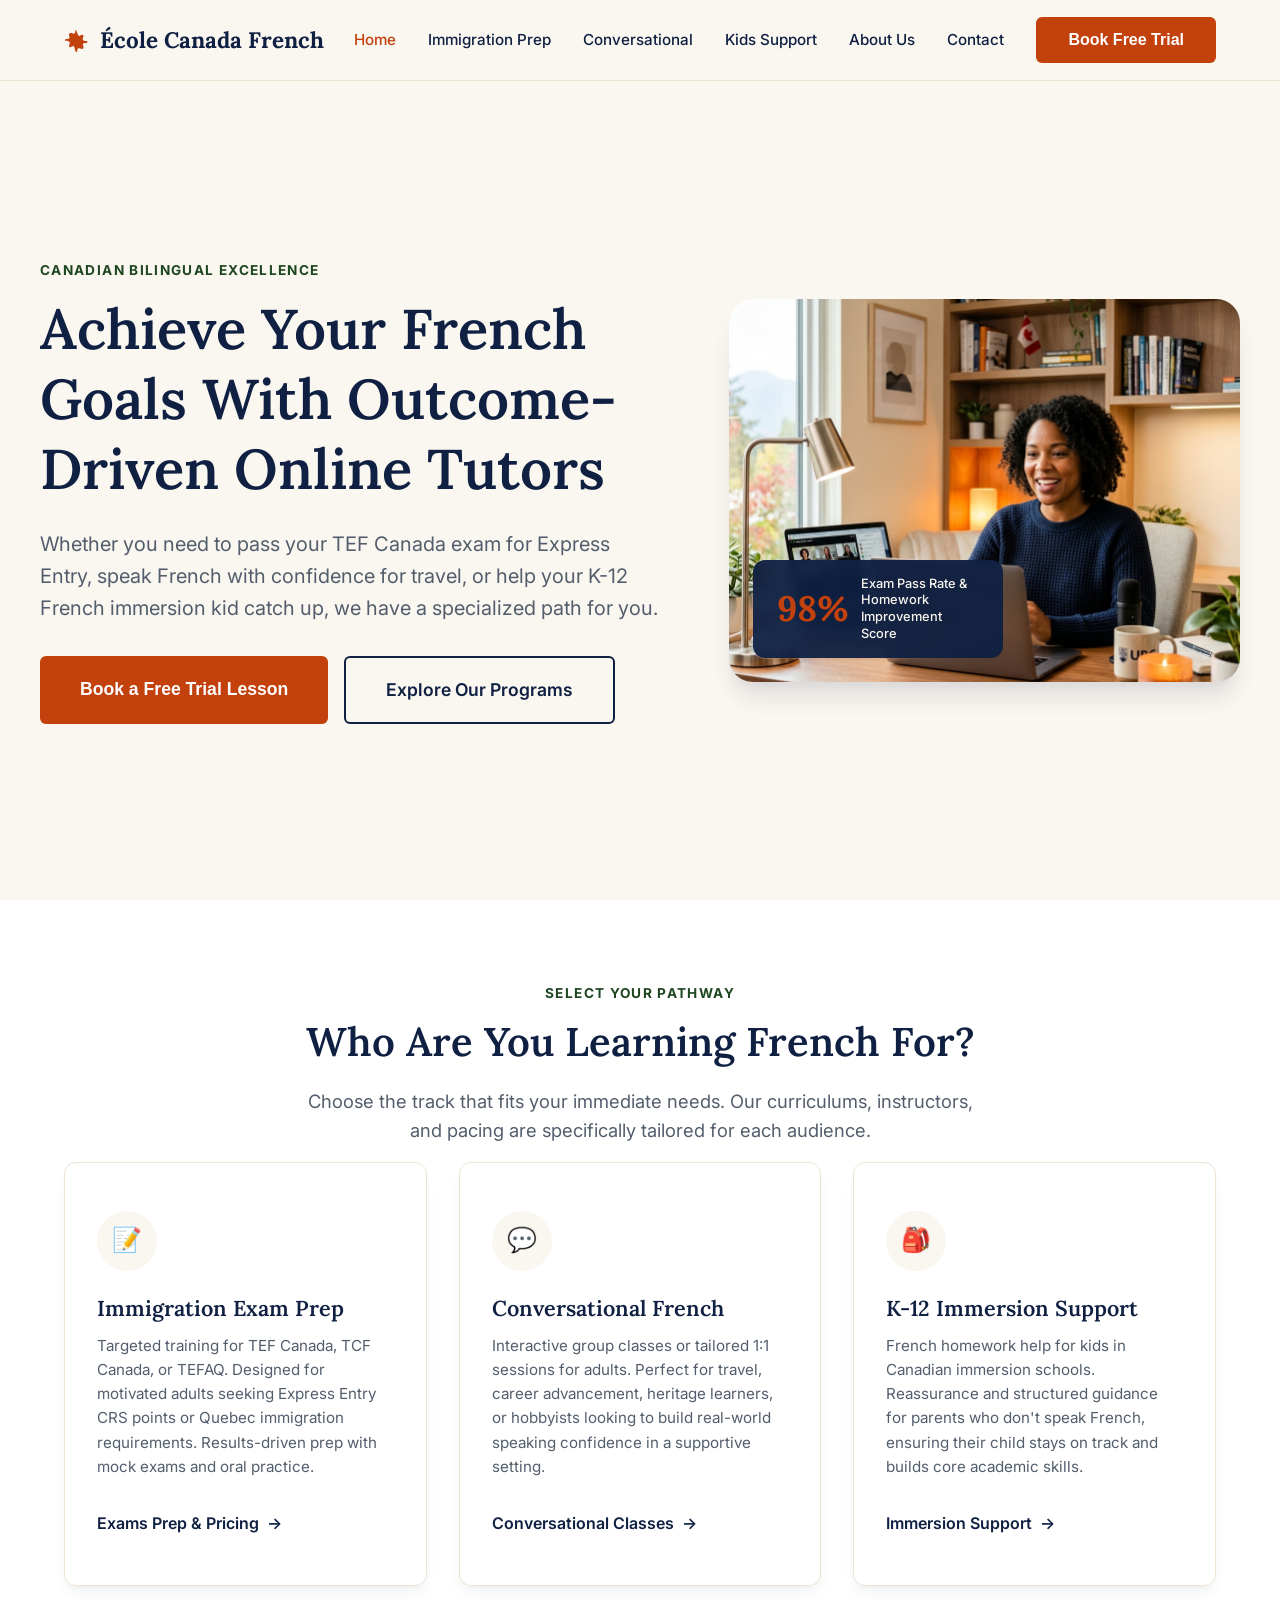
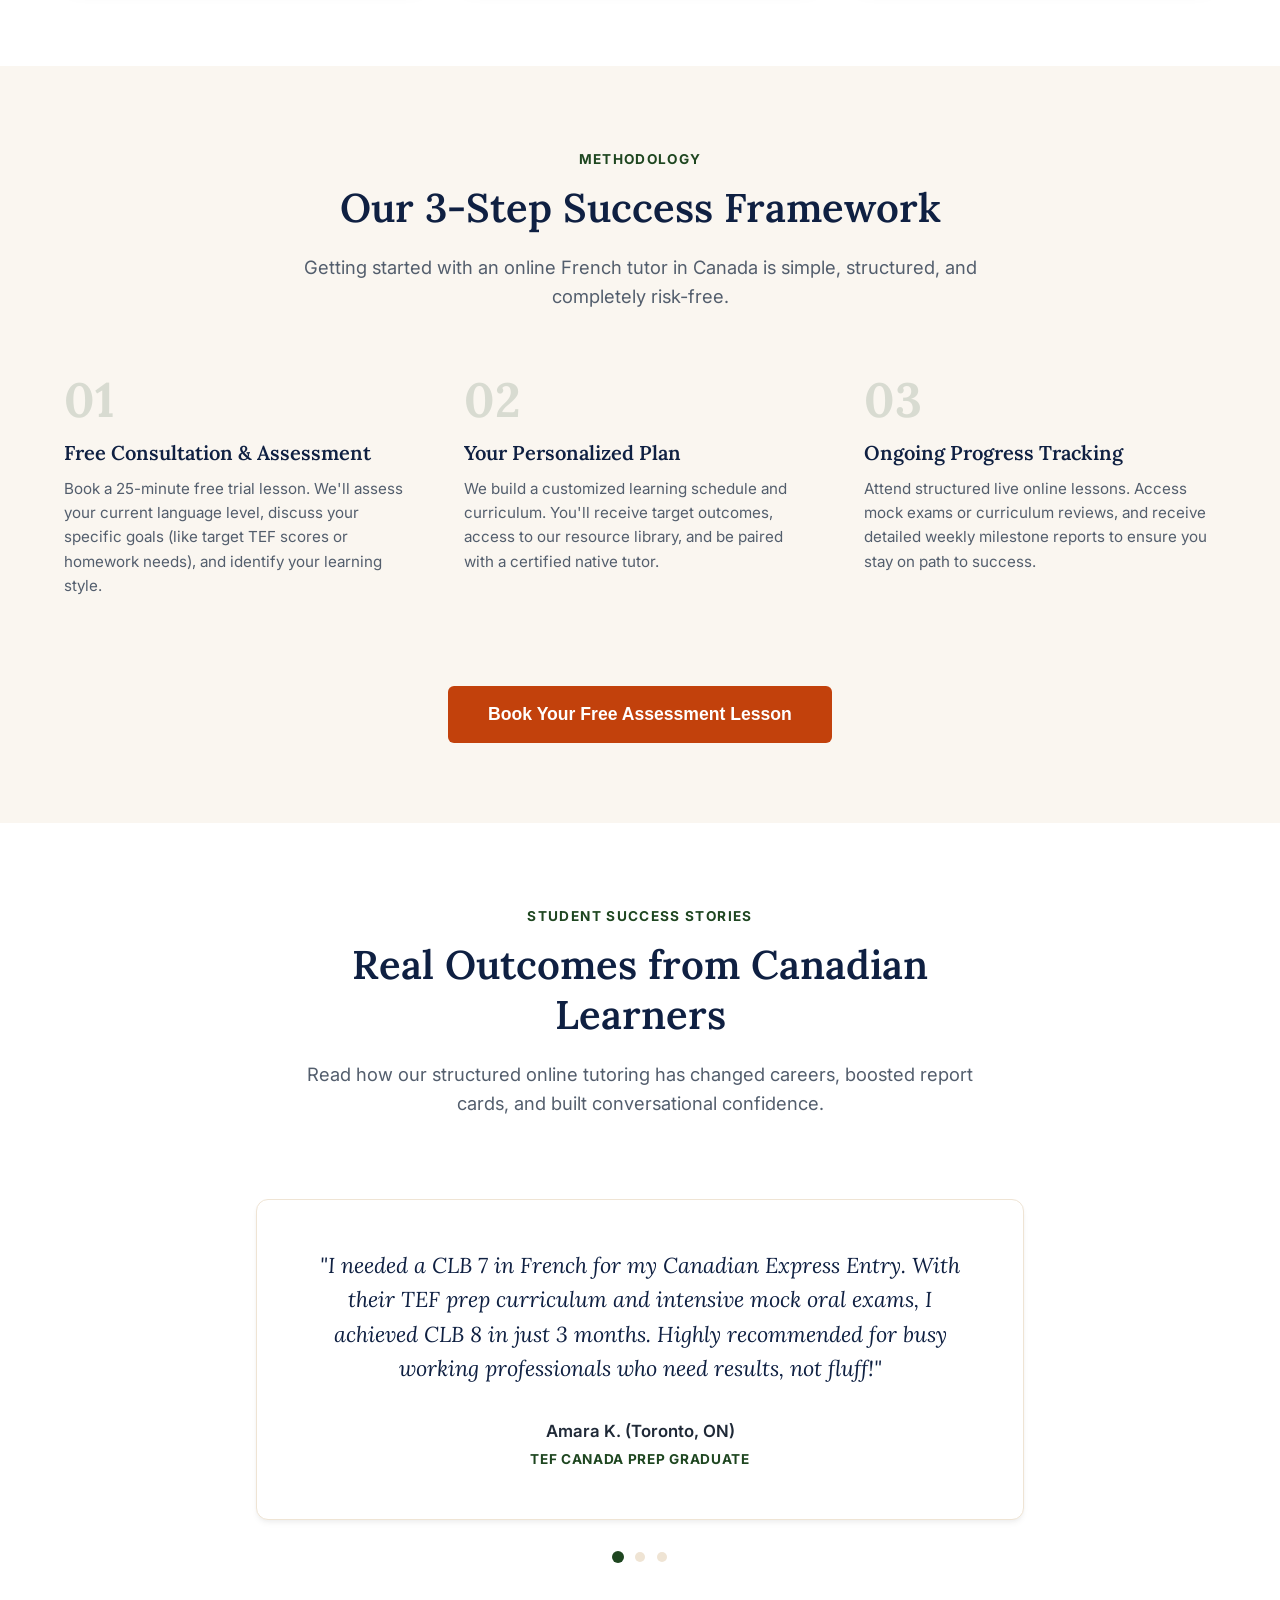
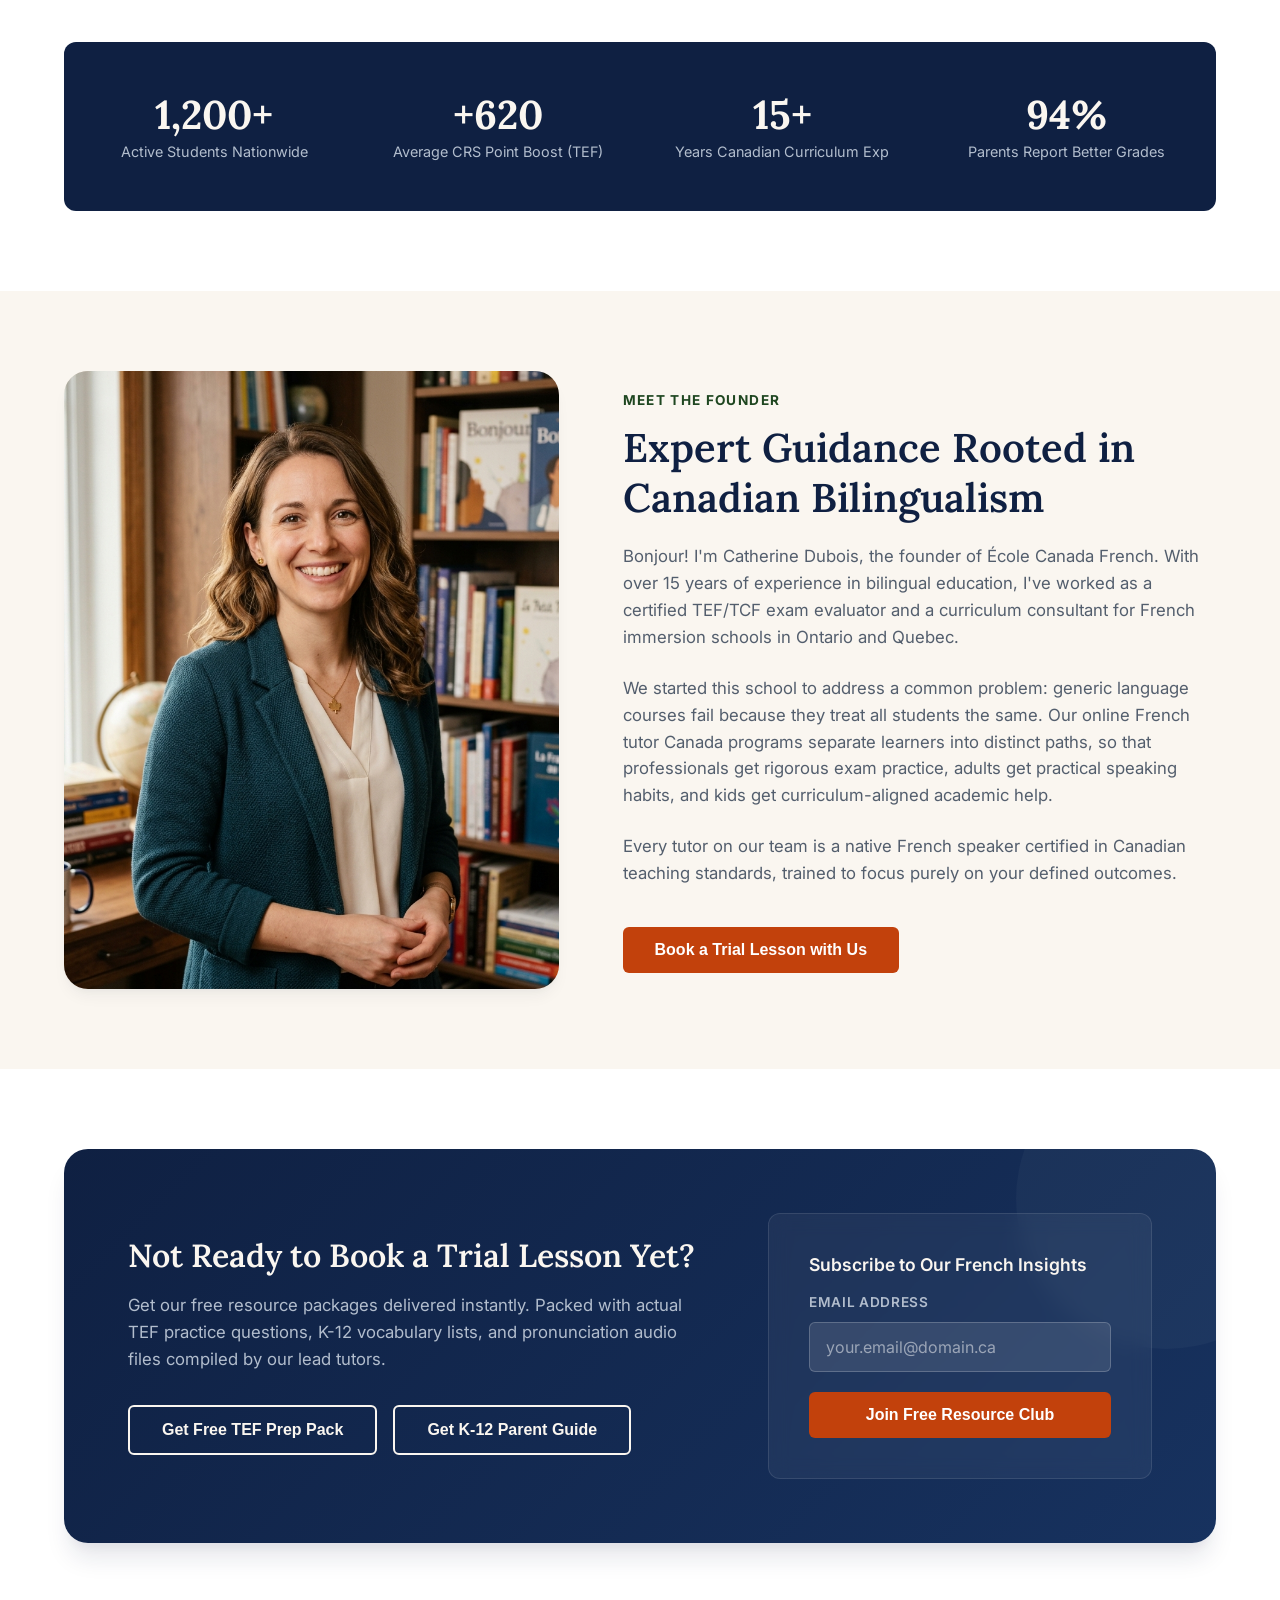
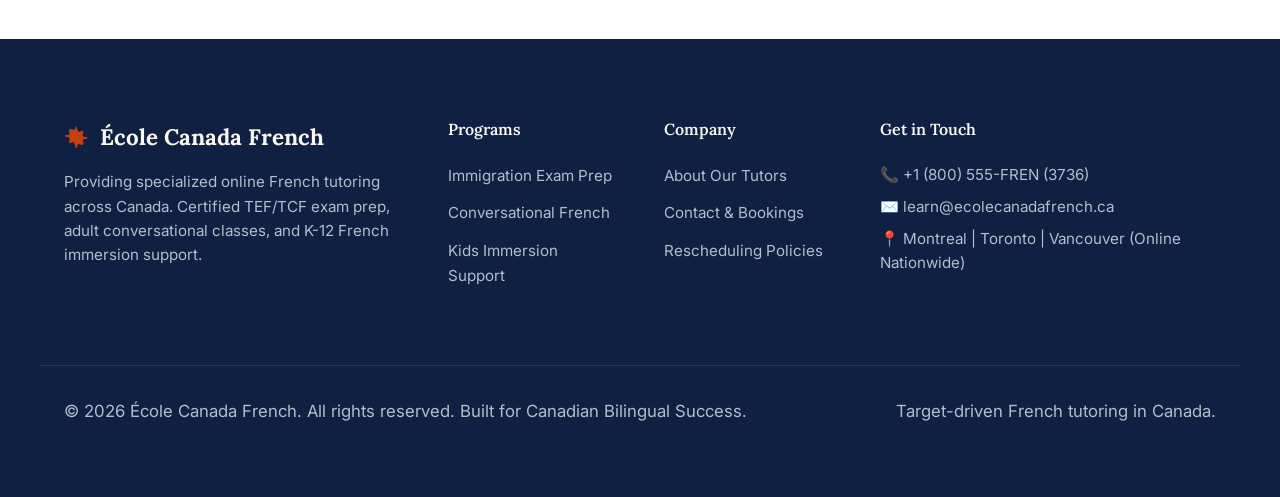
<file: index.html>
<!DOCTYPE html>
<html lang="en">
<head>
  <meta charset="UTF-8">
  <meta name="viewport" content="width=device-width, initial-scale=1.0">
  <title>École Canada French | Online French Tutor Canada & Exam Prep</title>
  <meta name="description" content="Unlock your potential with target-driven French programs in Canada. Top-rated TEF/TCF prep, adult conversational classes, and K-12 French immersion support. Book your free trial.">
  <link rel="stylesheet" href="styles.css">
</head>
<body>

  <!-- Global Header -->
  <header class="header">
    <div class="container nav-container">
      <a href="index.html" class="logo">
        <svg class="logo-leaf" viewBox="0 0 24 24">
          <!-- Maple leaf style icon -->
          <path d="M12 2s1.5 4 2.5 5.5 3-1.5 4.5-.5-1 3.5 0 5 4.5.5 4.5 2-4 .5-4.5 2 1.5 3 0 4.5-3.5-1-5 0 0 3.5-1.5 3.5-1.5-4-2.5-5.5-3 1.5-4.5.5 1-3.5 0-5-4.5-.5-4.5-2 4-.5 4.5-2-1.5-3 0-4.5 3.5 1 5 0 0-3.5 1.5-3.5z"/>
        </svg>
        <span>École Canada French</span>
      </a>
      <button class="mobile-toggle" aria-label="Toggle Navigation">
        <span></span>
        <span></span>
        <span></span>
      </button>
      <nav>
        <ul class="nav-menu">
          <li><a href="index.html" class="nav-link active">Home</a></li>
          <li><a href="immigration-prep.html" class="nav-link">Immigration Prep</a></li>
          <li><a href="conversational.html" class="nav-link">Conversational</a></li>
          <li><a href="kids-immersion.html" class="nav-link">Kids Support</a></li>
          <li><a href="about.html" class="nav-link">About Us</a></li>
          <li><a href="contact.html" class="nav-link">Contact</a></li>
          <li><button class="btn btn-primary cta-booking-trigger">Book Free Trial</button></li>
        </ul>
      </nav>
    </div>
  </header>

  <main>
    <!-- Hero Section -->
    <section class="section-bg-warm">
      <div class="container hero">
        <div class="hero-content">
          <span class="section-tag">Canadian Bilingual Excellence</span>
          <h1>Achieve Your French Goals With Outcome-Driven Online Tutors</h1>
          <p class="hero-subtitle">Whether you need to pass your TEF Canada exam for Express Entry, speak French with confidence for travel, or help your K-12 French immersion kid catch up, we have a specialized path for you.</p>
          <div class="hero-actions">
            <button class="btn btn-primary btn-large cta-booking-trigger">Book a Free Trial Lesson</button>
            <a href="#pathways" class="btn btn-secondary btn-large">Explore Our Programs</a>
          </div>
        </div>
        <div class="hero-image-container">
          <img src="./hero.png" alt="Student learning French online on laptop" class="hero-image">
          <div class="hero-badge">
            <div class="hero-badge-number">98%</div>
            <div class="hero-badge-text">Exam Pass Rate & Homework Improvement Score</div>
          </div>
        </div>
      </div>
    </section>

    <!-- Pathways / Three-Path Selector -->
    <section id="pathways" class="section-bg-white">
      <div class="container">
        <div class="section-header">
          <span class="section-tag">Select Your Pathway</span>
          <h2>Who Are You Learning French For?</h2>
          <p>Choose the track that fits your immediate needs. Our curriculums, instructors, and pacing are specifically tailored for each audience.</p>
        </div>
        <div class="selector-grid">
          <!-- Pathway 1 -->
          <div class="selector-card">
            <div class="selector-icon">📝</div>
            <h3>Immigration Exam Prep</h3>
            <p>Targeted training for TEF Canada, TCF Canada, or TEFAQ. Designed for motivated adults seeking Express Entry CRS points or Quebec immigration requirements. Results-driven prep with mock exams and oral practice.</p>
            <a href="immigration-prep.html" class="selector-link">Exams Prep & Pricing</a>
          </div>
          <!-- Pathway 2 -->
          <div class="selector-card">
            <div class="selector-icon">💬</div>
            <h3>Conversational French</h3>
            <p>Interactive group classes or tailored 1:1 sessions for adults. Perfect for travel, career advancement, heritage learners, or hobbyists looking to build real-world speaking confidence in a supportive setting.</p>
            <a href="conversational.html" class="selector-link">Conversational Classes</a>
          </div>
          <!-- Pathway 3 -->
          <div class="selector-card">
            <div class="selector-icon">🎒</div>
            <h3>K-12 Immersion Support</h3>
            <p>French homework help for kids in Canadian immersion schools. Reassurance and structured guidance for parents who don't speak French, ensuring their child stays on track and builds core academic skills.</p>
            <a href="kids-immersion.html" class="selector-link">Immersion Support</a>
          </div>
        </div>
      </div>
    </section>

    <!-- How It Works Section -->
    <section class="section-bg-warm">
      <div class="container">
        <div class="section-header">
          <span class="section-tag">Methodology</span>
          <h2>Our 3-Step Success Framework</h2>
          <p>Getting started with an online French tutor in Canada is simple, structured, and completely risk-free.</p>
        </div>
        <div class="steps-grid">
          <div class="step-card">
            <div class="step-number">01</div>
            <h3>Free Consultation & Assessment</h3>
            <p>Book a 25-minute free trial lesson. We'll assess your current language level, discuss your specific goals (like target TEF scores or homework needs), and identify your learning style.</p>
          </div>
          <div class="step-card">
            <div class="step-number">02</div>
            <h3>Your Personalized Plan</h3>
            <p>We build a customized learning schedule and curriculum. You'll receive target outcomes, access to our resource library, and be paired with a certified native tutor.</p>
          </div>
          <div class="step-card">
            <div class="step-number">03</div>
            <h3>Ongoing Progress Tracking</h3>
            <p>Attend structured live online lessons. Access mock exams or curriculum reviews, and receive detailed weekly milestone reports to ensure you stay on path to success.</p>
          </div>
        </div>
        <div style="text-align: center; margin-top: 4rem;">
          <button class="btn btn-primary btn-large cta-booking-trigger">Book Your Free Assessment Lesson</button>
        </div>
      </div>
    </section>

    <!-- Testimonials / Social Proof -->
    <section class="section-bg-white">
      <div class="container">
        <div class="section-header">
          <span class="section-tag">Student Success Stories</span>
          <h2>Real Outcomes from Canadian Learners</h2>
          <p>Read how our structured online tutoring has changed careers, boosted report cards, and built conversational confidence.</p>
        </div>
        
        <div class="testimonials-container">
          <div class="testimonial-slide active">
            <p class="testimonial-quote">"I needed a CLB 7 in French for my Canadian Express Entry. With their TEF prep curriculum and intensive mock oral exams, I achieved CLB 8 in just 3 months. Highly recommended for busy working professionals who need results, not fluff!"</p>
            <div class="testimonial-author">Amara K. (Toronto, ON)</div>
            <div class="testimonial-niche">TEF Canada Prep Graduate</div>
          </div>
          
          <div class="testimonial-slide">
            <p class="testimonial-quote">"Neither my husband nor I speak French, and our daughter was starting to fall behind in grade 4 French Immersion. Her tutor made the homework sessions engaging, built her reading confidence, and saved our evenings from homework stress."</p>
            <div class="testimonial-author">Sarah M. (Calgary, AB)</div>
            <div class="testimonial-niche">French Immersion Parent</div>
          </div>
          
          <div class="testimonial-slide">
            <p class="testimonial-quote">"I tried language apps for a year but couldn't speak a complete sentence. Taking the weekly 1:1 conversational sessions gave me the confidence I needed for my upcoming trip to Montreal and France. The lessons are practical and fun!"</p>
            <div class="testimonial-author">David L. (Vancouver, BC)</div>
            <div class="testimonial-niche">Adult Conversational Learner</div>
          </div>
          
          <div class="testimonial-dots">
            <!-- Populated dynamically by JS -->
          </div>
        </div>

        <!-- Stats Bar -->
        <div class="stats-bar">
          <div class="container stats-grid">
            <div class="stat-item">
              <h4>1,200+</h4>
              <p>Active Students Nationwide</p>
            </div>
            <div class="stat-item">
              <h4>+620</h4>
              <p>Average CRS Point Boost (TEF)</p>
            </div>
            <div class="stat-item">
              <h4>15+</h4>
              <p>Years Canadian Curriculum Exp</p>
            </div>
            <div class="stat-item">
              <h4>94%</h4>
              <p>Parents Report Better Grades</p>
            </div>
          </div>
        </div>
      </div>
    </section>

    <!-- Brief Bio / Credibility -->
    <section class="section-bg-warm">
      <div class="container bio-grid">
        <div class="bio-image">
          <img src="bio.png" alt="Lead French Tutor and Founder, Catherine Dubois">
        </div>
        <div>
          <span class="section-tag">Meet the Founder</span>
          <h2>Expert Guidance Rooted in Canadian Bilingualism</h2>
          <p>Bonjour! I'm Catherine Dubois, the founder of École Canada French. With over 15 years of experience in bilingual education, I've worked as a certified TEF/TCF exam evaluator and a curriculum consultant for French immersion schools in Ontario and Quebec.</p>
          <p>We started this school to address a common problem: generic language courses fail because they treat all students the same. Our online French tutor Canada programs separate learners into distinct paths, so that professionals get rigorous exam practice, adults get practical speaking habits, and kids get curriculum-aligned academic help.</p>
          <p>Every tutor on our team is a native French speaker certified in Canadian teaching standards, trained to focus purely on your defined outcomes.</p>
          <button class="btn btn-primary cta-booking-trigger" style="margin-top: 1rem;">Book a Trial Lesson with Us</button>
        </div>
      </div>
    </section>

    <!-- Lead Magnet Banner -->
    <section class="section-bg-white" style="padding-bottom: 6rem;">
      <div class="container">
        <div class="lead-banner">
          <div class="lead-banner-grid">
            <div>
              <h3>Not Ready to Book a Trial Lesson Yet?</h3>
              <p>Get our free resource packages delivered instantly. Packed with actual TEF practice questions, K-12 vocabulary lists, and pronunciation audio files compiled by our lead tutors.</p>
              <div style="margin-top: 2rem; display: flex; gap: 1rem; flex-wrap: wrap;">
                <button class="btn btn-outline-white cta-lead-trigger" data-resource="Free TEF Prep Study Package (CLB 7 Guide)">Get Free TEF Prep Pack</button>
                <button class="btn btn-outline-white cta-lead-trigger" data-resource="French Immersion Vocabulary & Parent Cheat Sheet">Get K-12 Parent Guide</button>
              </div>
            </div>
            <div class="lead-form">
              <h4 style="color: var(--color-bg-warm); margin-bottom: 1rem; font-family: var(--font-sans); font-weight: 600; font-size: 1.1rem;">Subscribe to Our French Insights</h4>
              <form class="inline-lead-form">
                <div class="form-group">
                  <label for="lead-email">Email Address</label>
                  <input type="email" id="lead-email" class="form-control" placeholder="your.email@domain.ca" required>
                </div>
                <button type="submit" class="btn btn-primary btn-full">Join Free Resource Club</button>
              </form>
            </div>
          </div>
        </div>
      </div>
    </section>
  </main>

  <!-- Global Footer -->
  <footer class="footer">
    <div class="container footer-grid">
      <div class="footer-brand">
        <a href="index.html" class="logo" style="color: var(--color-bg-warm);">
          <svg class="logo-leaf" viewBox="0 0 24 24" style="fill: var(--color-accent);">
            <path d="M12 2s1.5 4 2.5 5.5 3-1.5 4.5-.5-1 3.5 0 5 4.5.5 4.5 2-4 .5-4.5 2 1.5 3 0 4.5-3.5-1-5 0 0 3.5-1.5 3.5-1.5-4-2.5-5.5-3 1.5-4.5.5 1-3.5 0-5-4.5-.5-4.5-2 4-.5 4.5-2-1.5-3 0-4.5 3.5 1 5 0 0-3.5 1.5-3.5z"/>
          </svg>
          <span>École Canada French</span>
        </a>
        <p>Providing specialized online French tutoring across Canada. Certified TEF/TCF exam prep, adult conversational classes, and K-12 French immersion support.</p>
      </div>
      <div>
        <h4>Programs</h4>
        <ul class="footer-links" style="margin-top: 1.5rem;">
          <li><a href="immigration-prep.html">Immigration Exam Prep</a></li>
          <li><a href="conversational.html">Conversational French</a></li>
          <li><a href="kids-immersion.html">Kids Immersion Support</a></li>
        </ul>
      </div>
      <div>
        <h4>Company</h4>
        <ul class="footer-links" style="margin-top: 1.5rem;">
          <li><a href="about.html">About Our Tutors</a></li>
          <li><a href="contact.html">Contact & Bookings</a></li>
          <li><a href="contact.html#policies">Rescheduling Policies</a></li>
        </ul>
      </div>
      <div class="footer-contact">
        <h4>Get in Touch</h4>
        <div style="margin-top: 1.5rem;">
          <p>📞 +1 (800) 555-FREN (3736)</p>
          <p>✉️ learn@ecolecanadafrench.ca</p>
          <p>📍 Montreal | Toronto | Vancouver (Online Nationwide)</p>
        </div>
      </div>
    </div>
    <div class="container footer-bottom">
      <p>&copy; 2026 École Canada French. All rights reserved. Built for Canadian Bilingual Success.</p>
      <p>Target-driven French tutoring in Canada.</p>
    </div>
  </footer>

  <!-- Booking Modal -->
  <div id="booking-modal" class="modal-overlay">
    <div class="modal-container">
      <button class="modal-close" aria-label="Close modal">&times;</button>
      <div class="modal-header">
        <h3>Book Your Free Trial & Assessment</h3>
        <p>Choose an available slot for your 25-minute consultation. No credit card required.</p>
      </div>
      <div class="modal-body">
        <div class="mock-calendar">
          <div class="calendar-header">
            <span class="calendar-month">October 2026</span>
            <span style="font-size: 0.8rem; color: var(--color-text-muted);">Timezone: EST (Toronto/Montreal)</span>
          </div>
          <div class="calendar-days">
            <span class="day-label">Su</span><span class="day-label">Mo</span><span class="day-label">Tu</span><span class="day-label">We</span><span class="day-label">Th</span><span class="day-label">Fr</span><span class="day-label">Sa</span>
          </div>
          <div class="calendar-grid">
            <span class="calendar-day empty"></span>
            <span class="calendar-day empty"></span>
            <span class="calendar-day empty"></span>
            <span class="calendar-day empty"></span>
            <span class="calendar-day available">1</span>
            <span class="calendar-day">2</span>
            <span class="calendar-day">3</span>
            <span class="calendar-day">4</span>
            <span class="calendar-day available">5</span>
            <span class="calendar-day">6</span>
            <span class="calendar-day available">7</span>
            <span class="calendar-day available">8</span>
            <span class="calendar-day">9</span>
            <span class="calendar-day">10</span>
            <span class="calendar-day">11</span>
            <span class="calendar-day available">12</span>
            <span class="calendar-day">13</span>
            <span class="calendar-day available">14</span>
            <span class="calendar-day available">15</span>
            <span class="calendar-day">16</span>
            <span class="calendar-day">17</span>
            <span class="calendar-day">18</span>
            <span class="calendar-day available">19</span>
            <span class="calendar-day">20</span>
            <span class="calendar-day available">21</span>
            <span class="calendar-day available">22</span>
            <span class="calendar-day">23</span>
            <span class="calendar-day">24</span>
            <span class="calendar-day">25</span>
            <span class="calendar-day available">26</span>
            <span class="calendar-day">27</span>
            <span class="calendar-day available">28</span>
            <span class="calendar-day available">29</span>
            <span class="calendar-day">30</span>
            <span class="calendar-day">31</span>
          </div>
          <div class="time-slots-container">
            <div class="time-slots-title">Available slots for <span class="selected-date-display">...</span>:</div>
            <div class="time-slots-grid">
              <!-- JS Populated -->
            </div>
          </div>
          <div class="booking-summary">
            <h4>Assessment Booking Details</h4>
            <p class="booking-details-text"></p>
            <button class="btn btn-primary btn-full" id="confirm-booking-btn">Confirm Assessment Call</button>
          </div>
        </div>
      </div>
    </div>
  </div>

  <!-- Lead Magnet Modal -->
  <div id="lead-modal" class="modal-overlay">
    <div class="modal-container" style="max-width: 500px;">
      <button class="modal-close" aria-label="Close modal">&times;</button>
      <div class="modal-header" style="text-align: center;">
        <h3>Download Your Free Pack</h3>
        <p>Get instant access to your <strong id="lead-title-display">Resource</strong> in one click.</p>
      </div>
      <div class="modal-body">
        <form id="modal-lead-form">
          <input type="hidden" id="lead-resource-name" name="resource" value="Free Study Guide">
          <div class="form-group">
            <label for="lead-modal-email">Email Address</label>
            <input type="email" id="lead-modal-email" class="form-control" placeholder="name@domain.ca" required>
          </div>
          <button type="submit" class="btn btn-primary btn-full" style="margin-top: 1rem;">Email Me the Free PDF</button>
        </form>
      </div>
    </div>
  </div>

  <script src="main.js"></script>
</body>
</html>
</file>
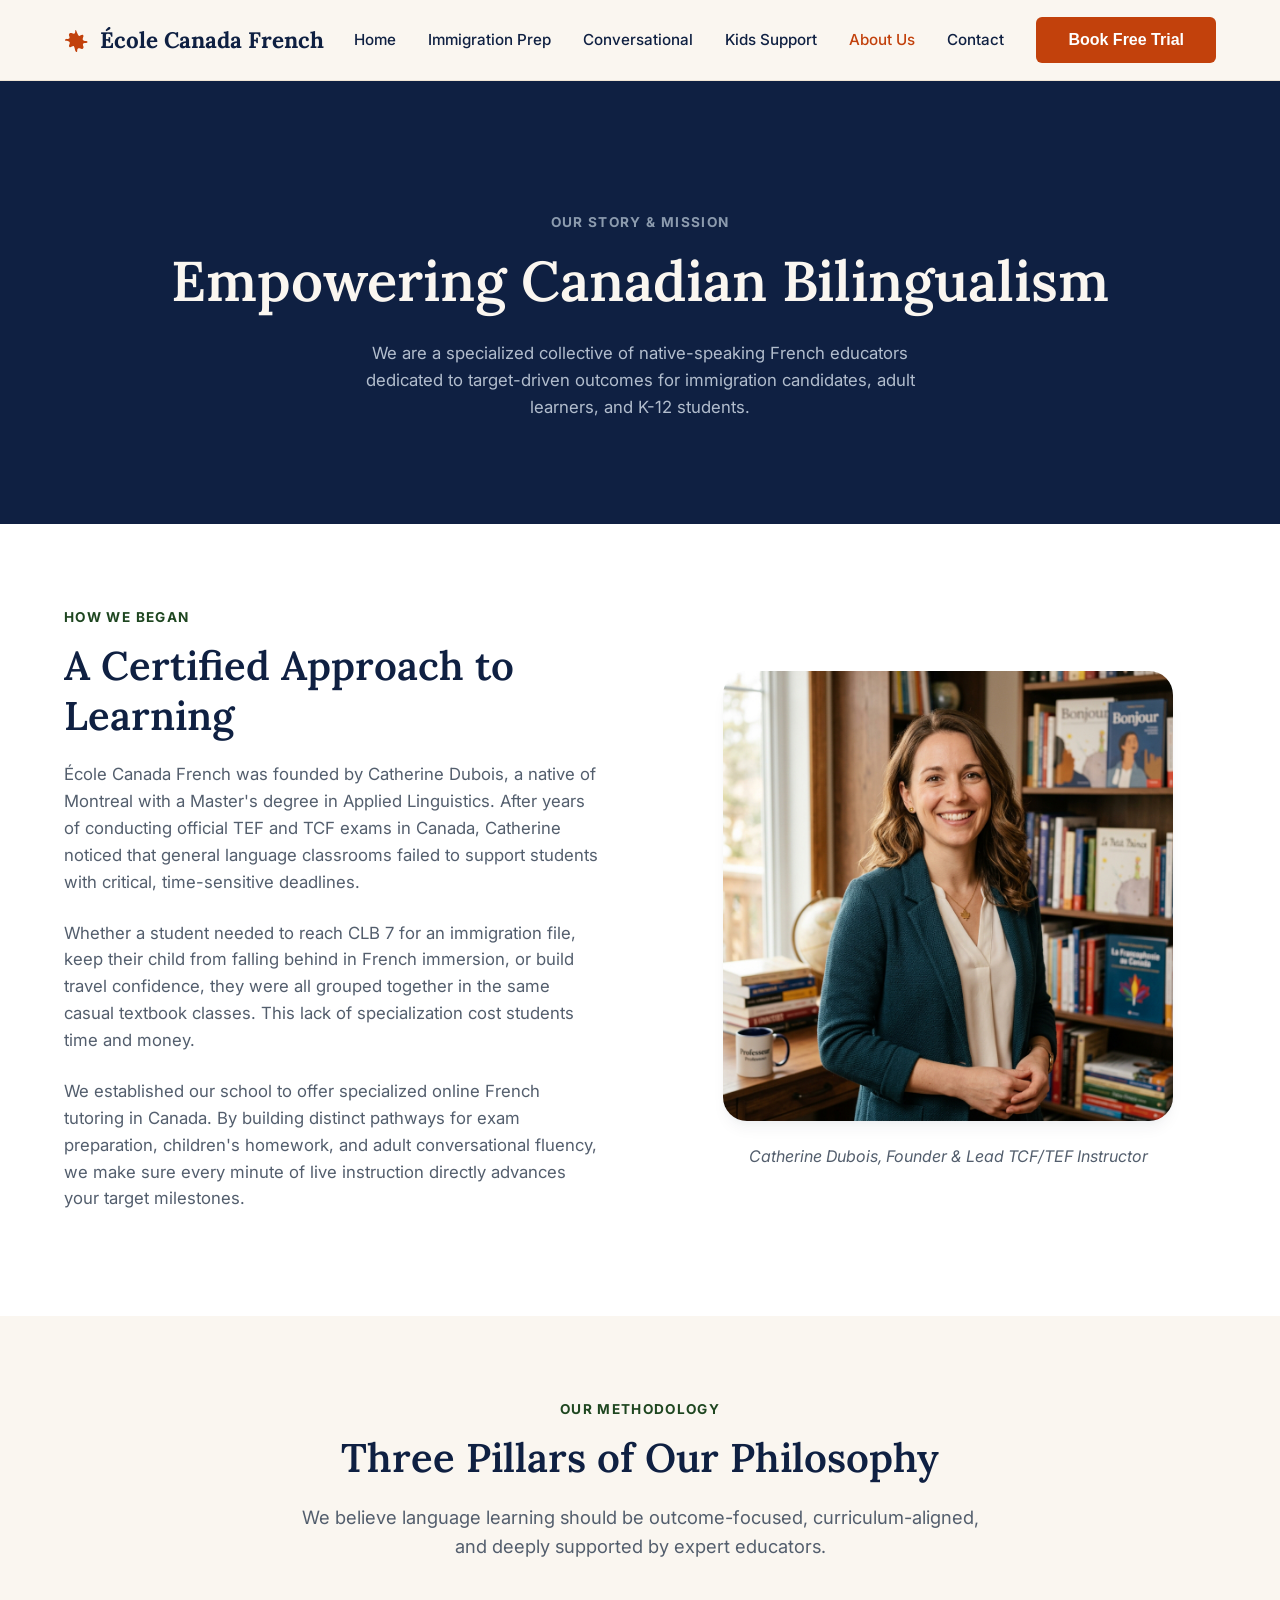
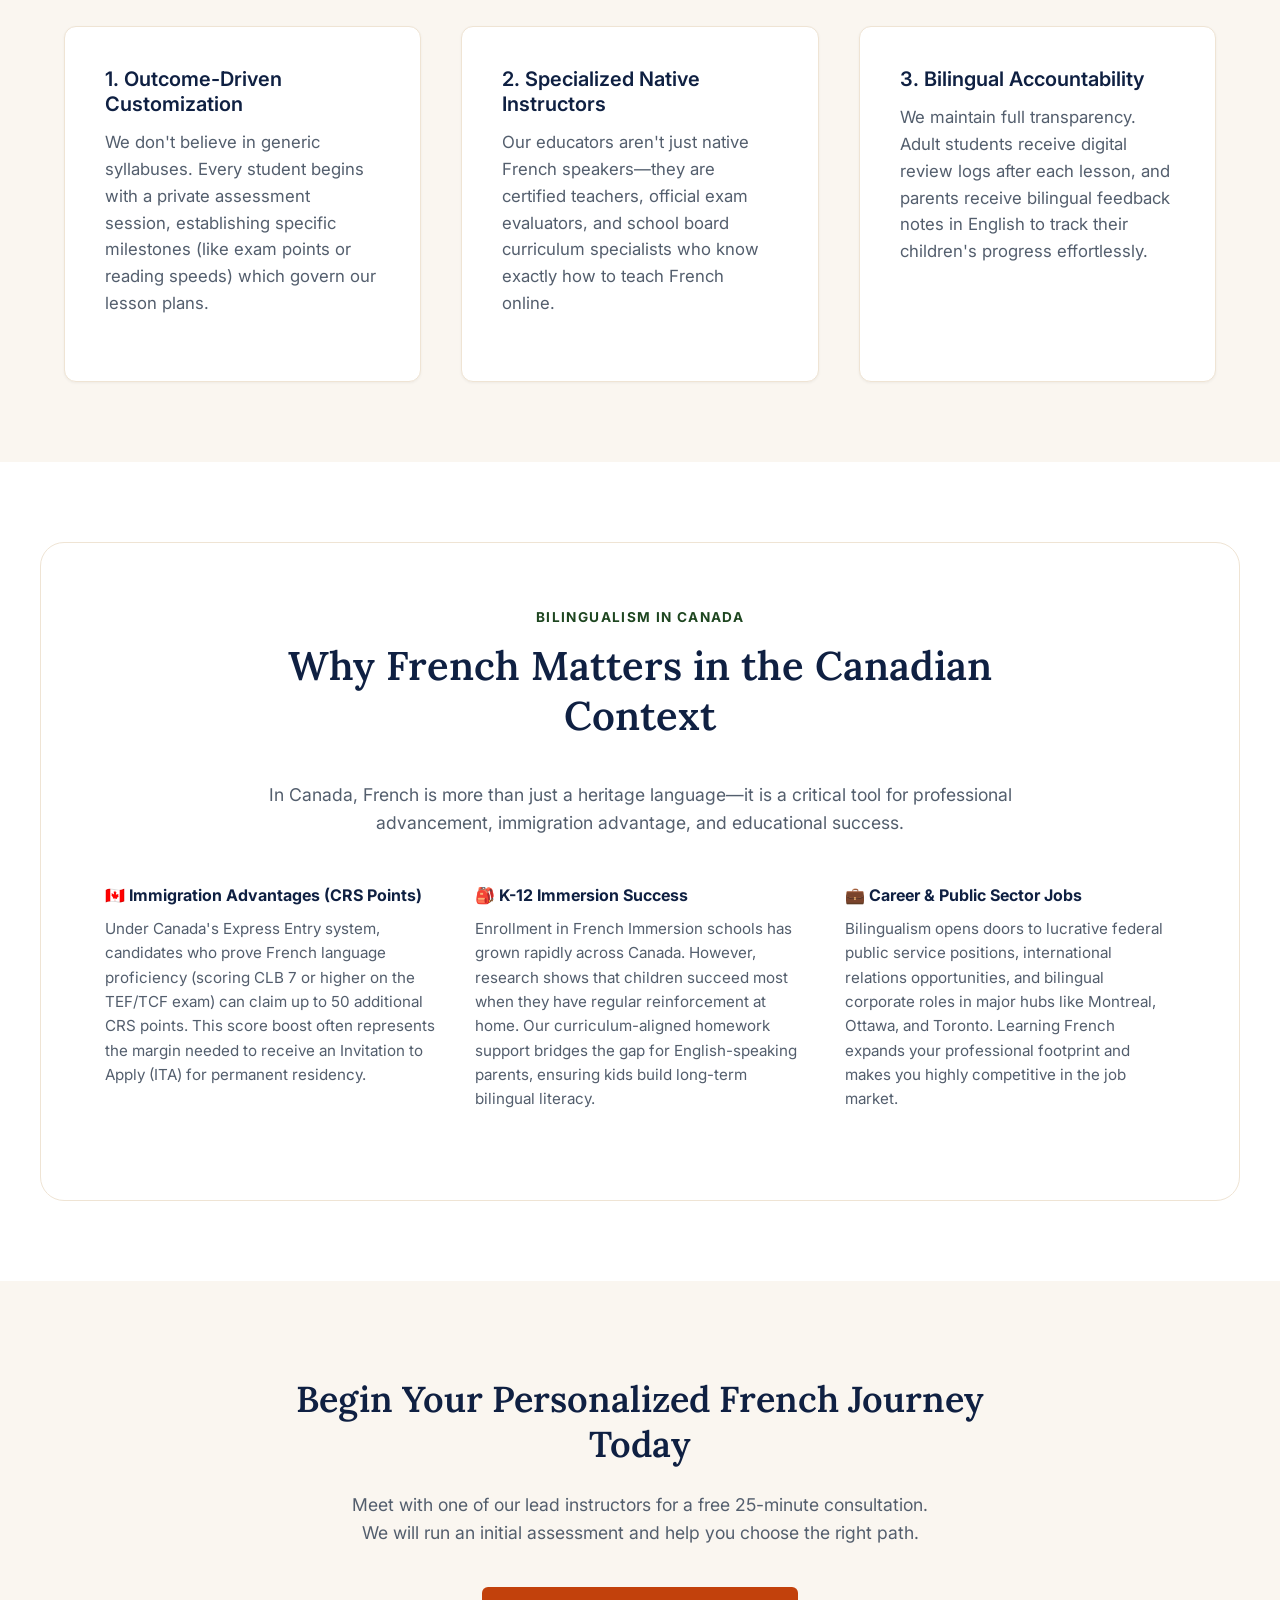
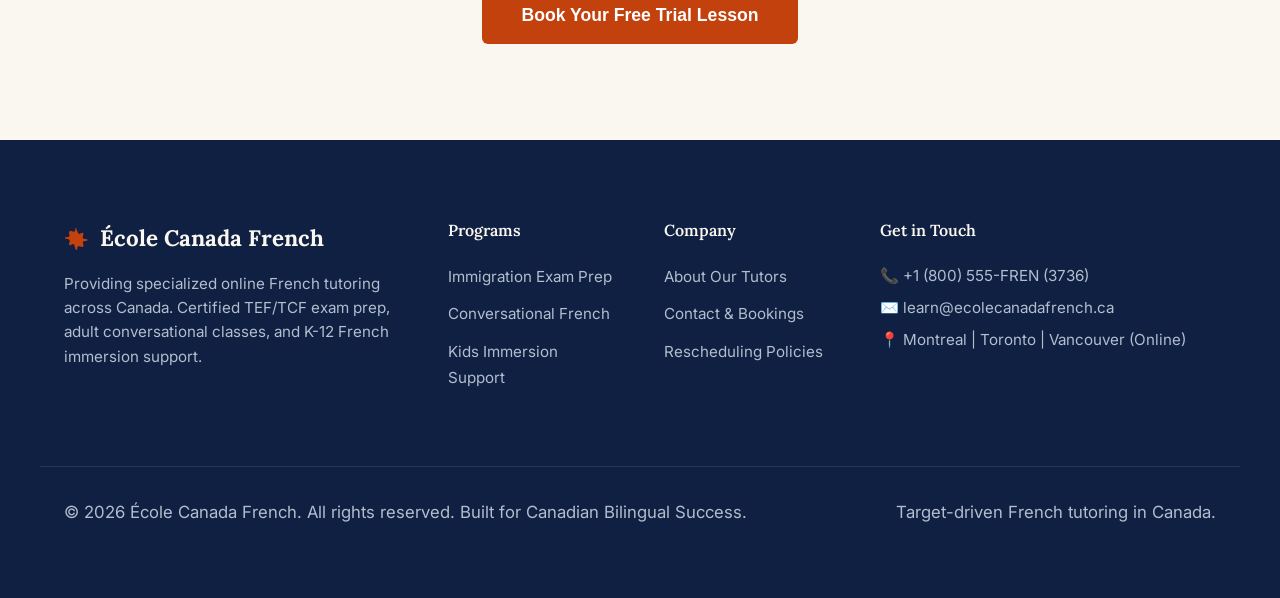
<file: about.html>
<!DOCTYPE html>
<html lang="en">
<head>
  <meta charset="UTF-8">
  <meta name="viewport" content="width=device-width, initial-scale=1.0">
  <title>About Us | Online French Tutor Canada | École Canada French</title>
  <meta name="description" content="Discover our teaching philosophy and professional tutor team. Learn why French is key to Canadian immigration, career growth, and academic success.">
  <link rel="stylesheet" href="styles.css">
</head>
<body>

  <!-- Global Header -->
  <header class="header">
    <div class="container nav-container">
      <a href="index.html" class="logo">
        <svg class="logo-leaf" viewBox="0 0 24 24">
          <path d="M12 2s1.5 4 2.5 5.5 3-1.5 4.5-.5-1 3.5 0 5 4.5.5 4.5 2-4 .5-4.5 2 1.5 3 0 4.5-3.5-1-5 0 0 3.5-1.5 3.5-1.5-4-2.5-5.5-3 1.5-4.5.5 1-3.5 0-5-4.5-.5-4.5-2 4-.5 4.5-2-1.5-3 0-4.5 3.5 1 5 0 0-3.5 1.5-3.5z"/>
        </svg>
        <span>École Canada French</span>
      </a>
      <button class="mobile-toggle" aria-label="Toggle Navigation">
        <span></span>
        <span></span>
        <span></span>
      </button>
      <nav>
        <ul class="nav-menu">
          <li><a href="index.html" class="nav-link">Home</a></li>
          <li><a href="immigration-prep.html" class="nav-link">Immigration Prep</a></li>
          <li><a href="conversational.html" class="nav-link">Conversational</a></li>
          <li><a href="kids-immersion.html" class="nav-link">Kids Support</a></li>
          <li><a href="about.html" class="nav-link active">About Us</a></li>
          <li><a href="contact.html" class="nav-link">Contact</a></li>
          <li><button class="btn btn-primary cta-booking-trigger">Book Free Trial</button></li>
        </ul>
      </nav>
    </div>
  </header>

  <main>
    <!-- About Hero -->
    <section class="about-hero">
      <div class="container">
        <span class="section-tag" style="color: #8C9BAE;">Our Story & Mission</span>
        <h1>Empowering Canadian Bilingualism</h1>
        <p>We are a specialized collective of native-speaking French educators dedicated to target-driven outcomes for immigration candidates, adult learners, and K-12 students.</p>
      </div>
    </section>

    <!-- Teacher Bio & Story -->
    <section class="section-bg-white">
      <div class="container about-story">
        <div>
          <span class="section-tag">How We Began</span>
          <h2>A Certified Approach to Learning</h2>
          <p>École Canada French was founded by Catherine Dubois, a native of Montreal with a Master's degree in Applied Linguistics. After years of conducting official TEF and TCF exams in Canada, Catherine noticed that general language classrooms failed to support students with critical, time-sensitive deadlines.</p>
          <p>Whether a student needed to reach CLB 7 for an immigration file, keep their child from falling behind in French immersion, or build travel confidence, they were all grouped together in the same casual textbook classes. This lack of specialization cost students time and money.</p>
          <p>We established our school to offer specialized online French tutoring in Canada. By building distinct pathways for exam preparation, children's homework, and adult conversational fluency, we make sure every minute of live instruction directly advances your target milestones.</p>
        </div>
        <div style="text-align: center;">
          <img src="bio.png" alt="Catherine Dubois - Founder of École Canada French" style="width: 100%; max-width: 450px; border-radius: var(--border-radius-lg); box-shadow: var(--shadow-lg);">
          <div style="margin-top: 1rem; font-style: italic; color: var(--color-text-muted);">Catherine Dubois, Founder & Lead TCF/TEF Instructor</div>
        </div>
      </div>
    </section>

    <!-- Teaching Philosophy -->
    <section class="section-bg-warm">
      <div class="container">
        <div class="section-header">
          <span class="section-tag">Our Methodology</span>
          <h2>Three Pillars of Our Philosophy</h2>
          <p>We believe language learning should be outcome-focused, curriculum-aligned, and deeply supported by expert educators.</p>
        </div>

        <div class="about-philosophy-grid">
          <div class="philosophy-card">
            <h3>1. Outcome-Driven Customization</h3>
            <p>We don't believe in generic syllabuses. Every student begins with a private assessment session, establishing specific milestones (like exam points or reading speeds) which govern our lesson plans.</p>
          </div>
          <div class="philosophy-card">
            <h3>2. Specialized Native Instructors</h3>
            <p>Our educators aren't just native French speakers—they are certified teachers, official exam evaluators, and school board curriculum specialists who know exactly how to teach French online.</p>
          </div>
          <div class="philosophy-card">
            <h3>3. Bilingual Accountability</h3>
            <p>We maintain full transparency. Adult students receive digital review logs after each lesson, and parents receive bilingual feedback notes in English to track their children's progress effortlessly.</p>
          </div>
        </div>
      </div>
    </section>

    <!-- Canadian Context & SEO Block -->
    <section class="section-bg-white">
      <div class="container seo-block">
        <span class="section-tag" style="text-align: center; display: block;">Bilingualism in Canada</span>
        <h2 style="text-align: center; max-width: 800px; margin: 0 auto 2.5rem auto;">Why French Matters in the Canadian Context</h2>
        <p style="text-align: center; max-width: 750px; margin: 0 auto 3rem auto; font-size: 1.1rem;">In Canada, French is more than just a heritage language—it is a critical tool for professional advancement, immigration advantage, and educational success.</p>
        
        <div class="seo-block-grid">
          <div>
            <h4 style="font-family: var(--font-sans); font-weight: 700; color: var(--color-primary); margin-bottom: 0.75rem;">🇨🇦 Immigration Advantages (CRS Points)</h4>
            <p style="font-size: 0.95rem;">Under Canada's Express Entry system, candidates who prove French language proficiency (scoring CLB 7 or higher on the TEF/TCF exam) can claim up to 50 additional CRS points. This score boost often represents the margin needed to receive an Invitation to Apply (ITA) for permanent residency.</p>
          </div>
          <div>
            <h4 style="font-family: var(--font-sans); font-weight: 700; color: var(--color-primary); margin-bottom: 0.75rem;">🎒 K-12 Immersion Success</h4>
            <p style="font-size: 0.95rem;">Enrollment in French Immersion schools has grown rapidly across Canada. However, research shows that children succeed most when they have regular reinforcement at home. Our curriculum-aligned homework support bridges the gap for English-speaking parents, ensuring kids build long-term bilingual literacy.</p>
          </div>
          <div>
            <h4 style="font-family: var(--font-sans); font-weight: 700; color: var(--color-primary); margin-bottom: 0.75rem;">💼 Career & Public Sector Jobs</h4>
            <p style="font-size: 0.95rem;">Bilingualism opens doors to lucrative federal public service positions, international relations opportunities, and bilingual corporate roles in major hubs like Montreal, Ottawa, and Toronto. Learning French expands your professional footprint and makes you highly competitive in the job market.</p>
          </div>
        </div>
      </div>
    </section>

    <!-- Call to Action -->
    <section class="section-bg-warm" style="text-align: center; padding: 6rem 0;">
      <div class="container">
        <h2 style="font-size: 2.25rem; max-width: 750px; margin: 0 auto 1.5rem auto;">Begin Your Personalized French Journey Today</h2>
        <p style="max-width: 600px; margin: 0 auto 2.5rem auto; font-size: 1.1rem;">Meet with one of our lead instructors for a free 25-minute consultation. We will run an initial assessment and help you choose the right path.</p>
        <button class="btn btn-primary btn-large cta-booking-trigger">Book Your Free Trial Lesson</button>
      </div>
    </section>
  </main>

  <!-- Global Footer -->
  <footer class="footer">
    <div class="container footer-grid">
      <div class="footer-brand">
        <a href="index.html" class="logo" style="color: var(--color-bg-warm);">
          <svg class="logo-leaf" viewBox="0 0 24 24" style="fill: var(--color-accent);">
            <path d="M12 2s1.5 4 2.5 5.5 3-1.5 4.5-.5-1 3.5 0 5 4.5.5 4.5 2-4 .5-4.5 2 1.5 3 0 4.5-3.5-1-5 0 0 3.5-1.5 3.5-1.5-4-2.5-5.5-3 1.5-4.5.5 1-3.5 0-5-4.5-.5-4.5-2 4-.5 4.5-2-1.5-3 0-4.5 3.5 1 5 0 0-3.5 1.5-3.5z"/>
          </svg>
          <span>École Canada French</span>
        </a>
        <p>Providing specialized online French tutoring across Canada. Certified TEF/TCF exam prep, adult conversational classes, and K-12 French immersion support.</p>
      </div>
      <div>
        <h4>Programs</h4>
        <ul class="footer-links" style="margin-top: 1.5rem;">
          <li><a href="immigration-prep.html">Immigration Exam Prep</a></li>
          <li><a href="conversational.html">Conversational French</a></li>
          <li><a href="kids-immersion.html">Kids Immersion Support</a></li>
        </ul>
      </div>
      <div>
        <h4>Company</h4>
        <ul class="footer-links" style="margin-top: 1.5rem;">
          <li><a href="about.html">About Our Tutors</a></li>
          <li><a href="contact.html">Contact & Bookings</a></li>
          <li><a href="contact.html#policies">Rescheduling Policies</a></li>
        </ul>
      </div>
      <div class="footer-contact">
        <h4>Get in Touch</h4>
        <div style="margin-top: 1.5rem;">
          <p>📞 +1 (800) 555-FREN (3736)</p>
          <p>✉️ learn@ecolecanadafrench.ca</p>
          <p>📍 Montreal | Toronto | Vancouver (Online)</p>
        </div>
      </div>
    </div>
    <div class="container footer-bottom">
      <p>&copy; 2026 École Canada French. All rights reserved. Built for Canadian Bilingual Success.</p>
      <p>Target-driven French tutoring in Canada.</p>
    </div>
  </footer>

  <!-- Booking Modal -->
  <div id="booking-modal" class="modal-overlay">
    <div class="modal-container">
      <button class="modal-close" aria-label="Close modal">&times;</button>
      <div class="modal-header">
        <h3>Book Your Free Trial & Assessment</h3>
        <p>Choose an available slot for your 25-minute consultation. No credit card required.</p>
      </div>
      <div class="modal-body">
        <div class="mock-calendar">
          <div class="calendar-header">
            <span class="calendar-month">October 2026</span>
            <span style="font-size: 0.8rem; color: var(--color-text-muted);">Timezone: EST (Toronto/Montreal)</span>
          </div>
          <div class="calendar-days">
            <span class="day-label">Su</span><span class="day-label">Mo</span><span class="day-label">Tu</span><span class="day-label">We</span><span class="day-label">Th</span><span class="day-label">Fr</span><span class="day-label">Sa</span>
          </div>
          <div class="calendar-grid">
            <span class="calendar-day empty"></span>
            <span class="calendar-day empty"></span>
            <span class="calendar-day empty"></span>
            <span class="calendar-day empty"></span>
            <span class="calendar-day available">1</span>
            <span class="calendar-day">2</span>
            <span class="calendar-day">3</span>
            <span class="calendar-day">4</span>
            <span class="calendar-day available">5</span>
            <span class="calendar-day">6</span>
            <span class="calendar-day available">7</span>
            <span class="calendar-day available">8</span>
            <span class="calendar-day">9</span>
            <span class="calendar-day">10</span>
            <span class="calendar-day">11</span>
            <span class="calendar-day available">12</span>
            <span class="calendar-day">13</span>
            <span class="calendar-day available">14</span>
            <span class="calendar-day available">15</span>
            <span class="calendar-day">16</span>
            <span class="calendar-day">17</span>
            <span class="calendar-day">18</span>
            <span class="calendar-day available">19</span>
            <span class="calendar-day">20</span>
            <span class="calendar-day available">21</span>
            <span class="calendar-day available">22</span>
            <span class="calendar-day">23</span>
            <span class="calendar-day">24</span>
            <span class="calendar-day">25</span>
            <span class="calendar-day available">26</span>
            <span class="calendar-day">27</span>
            <span class="calendar-day available">28</span>
            <span class="calendar-day available">29</span>
            <span class="calendar-day">30</span>
            <span class="calendar-day">31</span>
          </div>
          <div class="time-slots-container">
            <div class="time-slots-title">Available slots for <span class="selected-date-display">...</span>:</div>
            <div class="time-slots-grid">
              <!-- JS Populated -->
            </div>
          </div>
          <div class="booking-summary">
            <h4>Assessment Booking Details</h4>
            <p class="booking-details-text"></p>
            <button class="btn btn-primary btn-full" id="confirm-booking-btn">Confirm Assessment Call</button>
          </div>
        </div>
      </div>
    </div>
  </div>

  <!-- Lead Magnet Modal -->
  <div id="lead-modal" class="modal-overlay">
    <div class="modal-container" style="max-width: 500px;">
      <button class="modal-close" aria-label="Close modal">&times;</button>
      <div class="modal-header" style="text-align: center;">
        <h3>Download Your Free Pack</h3>
        <p>Get instant access to your <strong id="lead-title-display">Resource</strong> in one click.</p>
      </div>
      <div class="modal-body">
        <form id="modal-lead-form">
          <input type="hidden" id="lead-resource-name" name="resource" value="Free Study Guide">
          <div class="form-group">
            <label for="lead-modal-email">Email Address</label>
            <input type="email" id="lead-modal-email" class="form-control" placeholder="name@domain.ca" required>
          </div>
          <button type="submit" class="btn btn-primary btn-full" style="margin-top: 1rem;">Email Me the Free PDF</button>
        </form>
      </div>
    </div>
  </div>

  <script src="main.js"></script>
</body>
</html>
</file>
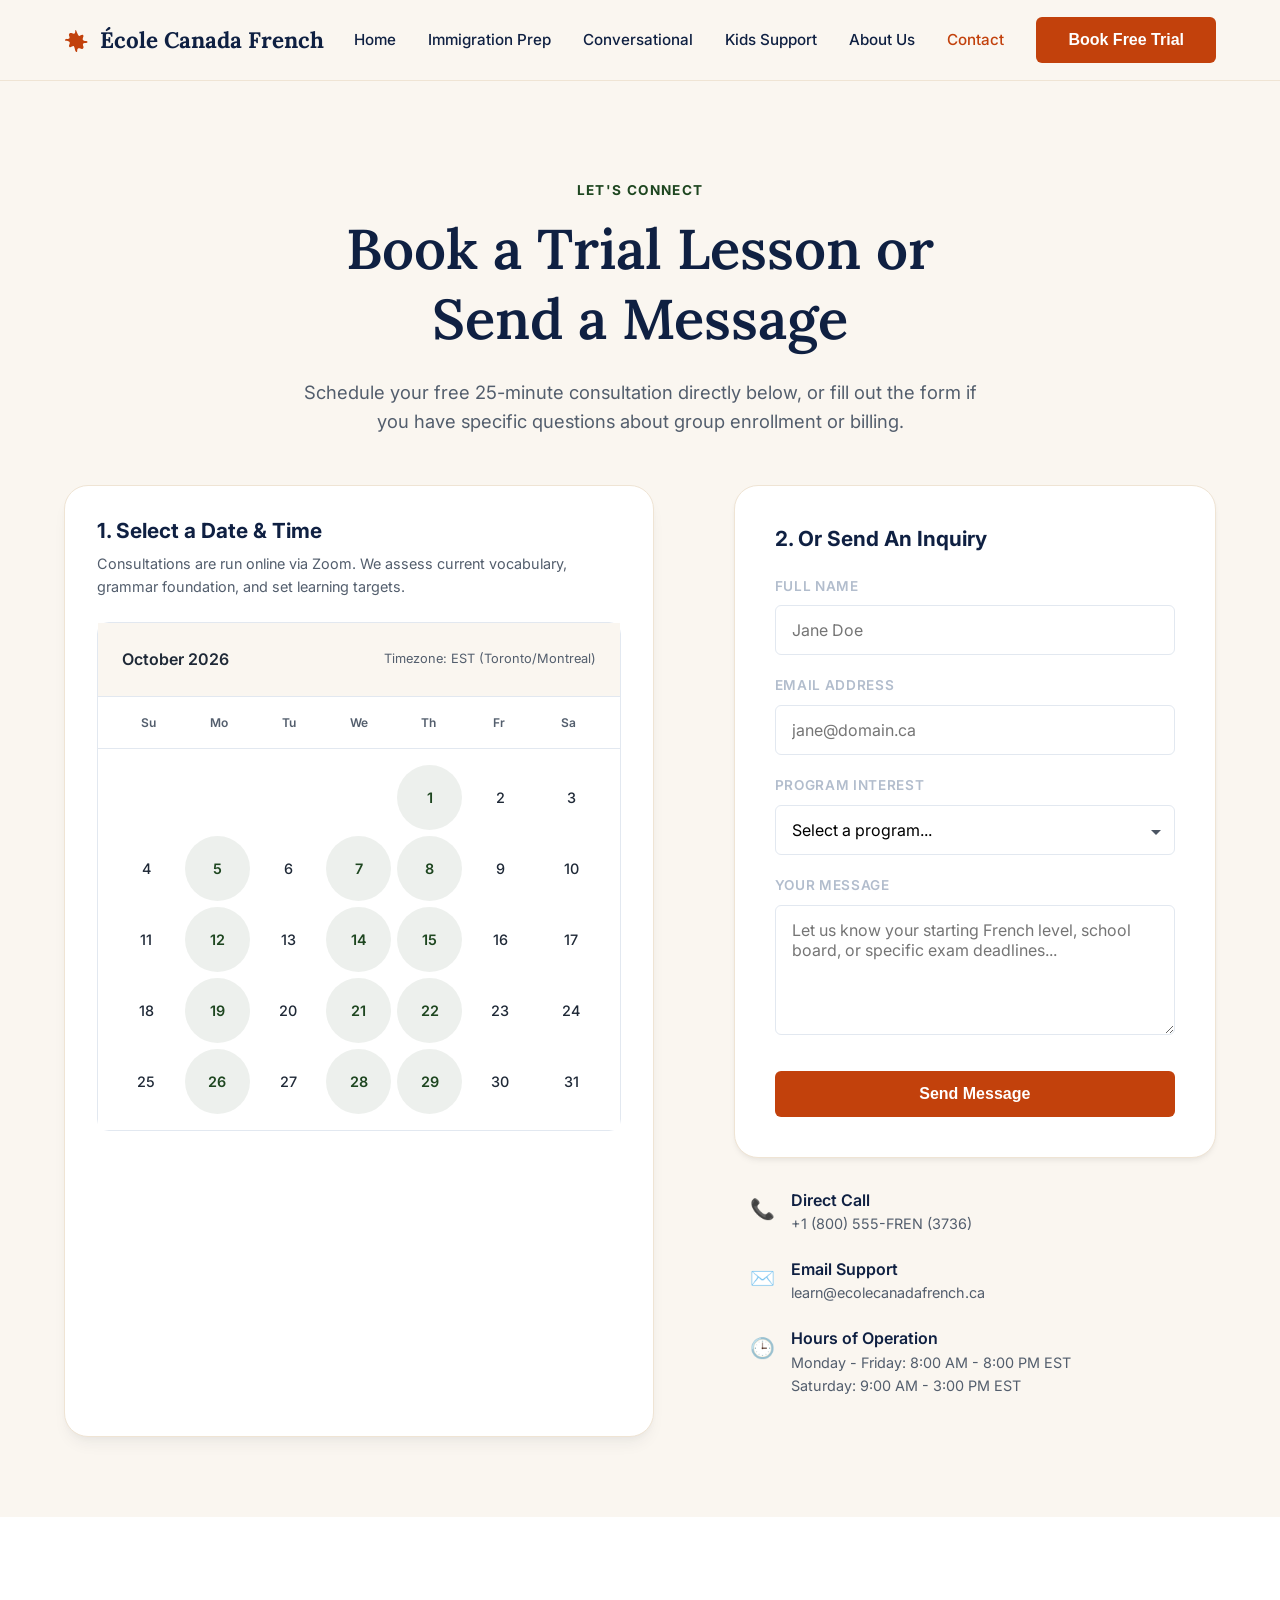
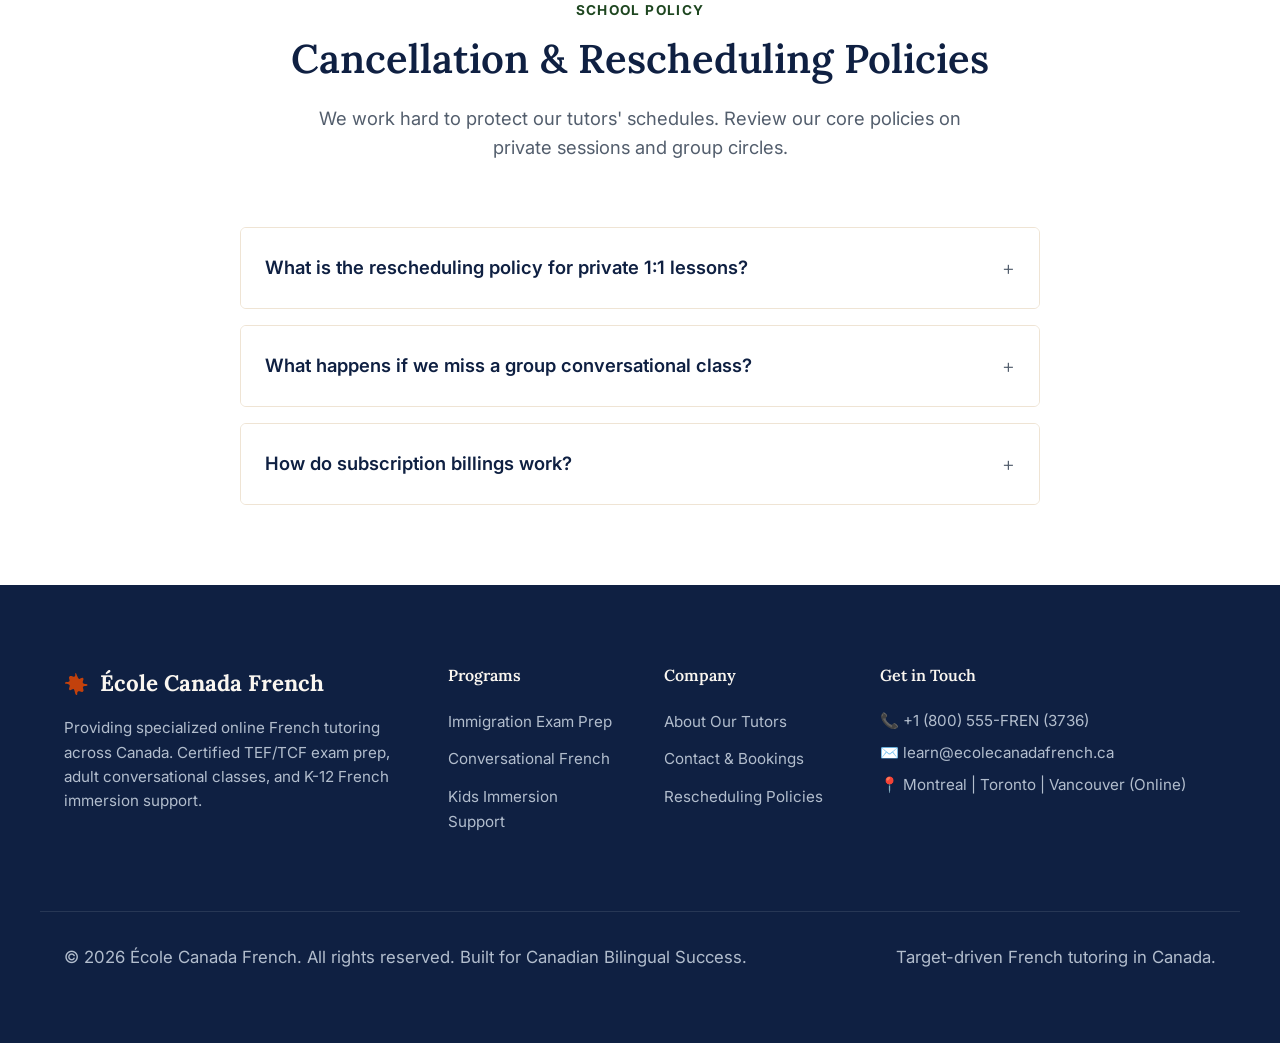
<file: contact.html>
<!DOCTYPE html>
<html lang="en">
<head>
  <meta charset="UTF-8">
  <meta name="viewport" content="width=device-width, initial-scale=1.0">
  <title>Contact & Booking | Online French Tutor Canada | École Canada French</title>
  <meta name="description" content="Book your free French trial assessment call directly on our calendar. Contact us for inquiries regarding TEF prep, K-12 support, or private lessons.">
  <link rel="stylesheet" href="styles.css">
</head>
<body>

  <!-- Global Header -->
  <header class="header">
    <div class="container nav-container">
      <a href="index.html" class="logo">
        <svg class="logo-leaf" viewBox="0 0 24 24">
          <path d="M12 2s1.5 4 2.5 5.5 3-1.5 4.5-.5-1 3.5 0 5 4.5.5 4.5 2-4 .5-4.5 2 1.5 3 0 4.5-3.5-1-5 0 0 3.5-1.5 3.5-1.5-4-2.5-5.5-3 1.5-4.5.5 1-3.5 0-5-4.5-.5-4.5-2 4-.5 4.5-2-1.5-3 0-4.5 3.5 1 5 0 0-3.5 1.5-3.5z"/>
        </svg>
        <span>École Canada French</span>
      </a>
      <button class="mobile-toggle" aria-label="Toggle Navigation">
        <span></span>
        <span></span>
        <span></span>
      </button>
      <nav>
        <ul class="nav-menu">
          <li><a href="index.html" class="nav-link">Home</a></li>
          <li><a href="immigration-prep.html" class="nav-link">Immigration Prep</a></li>
          <li><a href="conversational.html" class="nav-link">Conversational</a></li>
          <li><a href="kids-immersion.html" class="nav-link">Kids Support</a></li>
          <li><a href="about.html" class="nav-link">About Us</a></li>
          <li><a href="contact.html" class="nav-link active">Contact</a></li>
          <li><button class="btn btn-primary cta-booking-trigger">Book Free Trial</button></li>
        </ul>
      </nav>
    </div>
  </header>

  <main>
    <!-- Contact Page Layout -->
    <section class="section-bg-warm" style="padding-top: 6rem;">
      <div class="container">
        <div class="section-header" style="margin-bottom: 3rem;">
          <span class="section-tag">Let's Connect</span>
          <h1>Book a Trial Lesson or Send a Message</h1>
          <p>Schedule your free 25-minute consultation directly below, or fill out the form if you have specific questions about group enrollment or billing.</p>
        </div>

        <div class="contact-grid">
          <!-- Calendar Section -->
          <div id="booking-calendar-section" class="calendar-container">
            <h3 style="margin-bottom: 0.5rem; font-family: var(--font-sans); font-weight: 700; font-size: 1.3rem;">1. Select a Date & Time</h3>
            <p style="font-size: 0.9rem; margin-bottom: 1.5rem; color: var(--color-text-muted);">Consultations are run online via Zoom. We assess current vocabulary, grammar foundation, and set learning targets.</p>
            
            <!-- Reusable Calendar Widget Markup -->
            <div class="mock-calendar">
              <div class="calendar-header">
                <span class="calendar-month">October 2026</span>
                <span style="font-size: 0.8rem; color: var(--color-text-muted);">Timezone: EST (Toronto/Montreal)</span>
              </div>
              <div class="calendar-days">
                <span class="day-label">Su</span><span class="day-label">Mo</span><span class="day-label">Tu</span><span class="day-label">We</span><span class="day-label">Th</span><span class="day-label">Fr</span><span class="day-label">Sa</span>
              </div>
              <div class="calendar-grid">
                <span class="calendar-day empty"></span>
                <span class="calendar-day empty"></span>
                <span class="calendar-day empty"></span>
                <span class="calendar-day empty"></span>
                <span class="calendar-day available">1</span>
                <span class="calendar-day">2</span>
                <span class="calendar-day">3</span>
                <span class="calendar-day">4</span>
                <span class="calendar-day available">5</span>
                <span class="calendar-day">6</span>
                <span class="calendar-day available">7</span>
                <span class="calendar-day available">8</span>
                <span class="calendar-day">9</span>
                <span class="calendar-day">10</span>
                <span class="calendar-day">11</span>
                <span class="calendar-day available">12</span>
                <span class="calendar-day">13</span>
                <span class="calendar-day available">14</span>
                <span class="calendar-day available">15</span>
                <span class="calendar-day">16</span>
                <span class="calendar-day">17</span>
                <span class="calendar-day">18</span>
                <span class="calendar-day available">19</span>
                <span class="calendar-day">20</span>
                <span class="calendar-day available">21</span>
                <span class="calendar-day available">22</span>
                <span class="calendar-day">23</span>
                <span class="calendar-day">24</span>
                <span class="calendar-day">25</span>
                <span class="calendar-day available">26</span>
                <span class="calendar-day">27</span>
                <span class="calendar-day available">28</span>
                <span class="calendar-day available">29</span>
                <span class="calendar-day">30</span>
                <span class="calendar-day">31</span>
              </div>
              <div class="time-slots-container">
                <div class="time-slots-title">Available slots for <span class="selected-date-display">...</span>:</div>
                <div class="time-slots-grid">
                  <!-- JS Populated -->
                </div>
              </div>
              <div class="booking-summary">
                <h4>Assessment Booking Details</h4>
                <p class="booking-details-text"></p>
                <button class="btn btn-primary btn-full" id="confirm-booking-btn">Confirm Assessment Call</button>
              </div>
            </div>
          </div>

          <!-- Contact Form Section -->
          <div>
            <div style="background-color: var(--color-bg-white); border-radius: var(--border-radius-lg); border: 1px solid var(--color-border-warm); padding: 2.5rem; box-shadow: var(--shadow-md);">
              <h3 style="margin-bottom: 1.5rem; font-family: var(--font-sans); font-weight: 700; font-size: 1.3rem;">2. Or Send An Inquiry</h3>
              <form id="contact-form">
                <div class="form-group">
                  <label for="contact-name">Full Name</label>
                  <input type="text" id="contact-name" name="name" class="form-control" placeholder="Jane Doe" required>
                </div>
                <div class="form-group">
                  <label for="contact-email">Email Address</label>
                  <input type="email" id="contact-email" name="email" class="form-control" placeholder="jane@domain.ca" required>
                </div>
                <div class="form-group">
                  <label for="contact-program">Program Interest</label>
                  <select id="contact-program" name="program" class="form-control" required style="-webkit-appearance: none; background-image: url('data:image/svg+xml;charset=utf-8,%3Csvg%20xmlns%3D%22http%3A%2F%2Fwww.w3.org%2F2000%2Fsvg%22%20viewBox%3D%220%200%2020%2020%22%3E%3Cpath%20d%3D%22M7%2010l5%205%205-5H7z%22%20fill%3D%22%234B5563%22%2F%3E%3C%2Fsvg%3E'); background-repeat: no-repeat; background-position: right 10px center; background-size: 20px;">
                    <option value="" disabled selected>Select a program...</option>
                    <option value="immigration">Immigration Exam Prep (TEF/TCF)</option>
                    <option value="conversational">Adult Conversational French</option>
                    <option value="kids">French Immersion Homework Support</option>
                    <option value="other">General Question / Other</option>
                  </select>
                </div>
                <div class="form-group">
                  <label for="contact-message">Your Message</label>
                  <textarea id="contact-message" name="message" class="form-control" rows="5" placeholder="Let us know your starting French level, school board, or specific exam deadlines..." required style="resize: vertical;"></textarea>
                </div>
                <button type="submit" class="btn btn-primary btn-full" style="margin-top: 1rem;">Send Message</button>
              </form>
            </div>

            <!-- School Details Overlay -->
            <div style="margin-top: 2rem; padding: 0 1rem;">
              <ul class="contact-info-list">
                <li>
                  <span class="contact-info-icon">📞</span>
                  <div class="contact-info-text">
                    <h4>Direct Call</h4>
                    <p>+1 (800) 555-FREN (3736)</p>
                  </div>
                </li>
                <li>
                  <span class="contact-info-icon">✉️</span>
                  <div class="contact-info-text">
                    <h4>Email Support</h4>
                    <p>learn@ecolecanadafrench.ca</p>
                  </div>
                </li>
                <li>
                  <span class="contact-info-icon">🕒</span>
                  <div class="contact-info-text">
                    <h4>Hours of Operation</h4>
                    <p>Monday - Friday: 8:00 AM - 8:00 PM EST<br>Saturday: 9:00 AM - 3:00 PM EST</p>
                  </div>
                </li>
              </ul>
            </div>
          </div>
        </div>
      </div>
    </section>

    <!-- Policies / Rescheduling Accordion -->
    <section id="policies" class="section-bg-white">
      <div class="container">
        <div class="section-header">
          <span class="section-tag">School Policy</span>
          <h2>Cancellation & Rescheduling Policies</h2>
          <p>We work hard to protect our tutors' schedules. Review our core policies on private sessions and group circles.</p>
        </div>

        <div class="faq-list">
          <div class="faq-item">
            <div class="faq-header">
              <h4>What is the rescheduling policy for private 1:1 lessons?</h4>
              <span class="faq-icon">+</span>
            </div>
            <div class="faq-body">
              <div class="faq-content">
                To reschedule or cancel a private session, you must make changes via your student portal at least 24 hours in advance. If you submit a cancellation request within 24 hours of your class time or do not attend a scheduled session, the lesson credit will be charged in full.
              </div>
            </div>
          </div>

          <div class="faq-item">
            <div class="faq-header">
              <h4>What happens if we miss a group conversational class?</h4>
              <span class="faq-icon">+</span>
            </div>
            <div class="faq-body">
              <div class="faq-content">
                Group classes run on fixed schedules and cannot be rescheduled or credited. If you miss a class, you will receive our weekly review email containing the core audio pronunciation files, conversation themes, and homework worksheets so you don't fall behind.
              </div>
            </div>
          </div>

          <div class="faq-item">
            <div class="faq-header">
              <h4>How do subscription billings work?</h4>
              <span class="faq-icon">+</span>
            </div>
            <div class="faq-body">
              <div class="faq-content">
                All of our regular monthly tutoring packages operate on automatic recurring billing cycle. You can change your package frequency, upgrade, downgrade, or pause your subscription before the next billing date directly inside your account panel.
              </div>
            </div>
          </div>
        </div>
      </div>
    </section>
  </main>

  <!-- Global Footer -->
  <footer class="footer">
    <div class="container footer-grid">
      <div class="footer-brand">
        <a href="index.html" class="logo" style="color: var(--color-bg-warm);">
          <svg class="logo-leaf" viewBox="0 0 24 24" style="fill: var(--color-accent);">
            <path d="M12 2s1.5 4 2.5 5.5 3-1.5 4.5-.5-1 3.5 0 5 4.5.5 4.5 2-4 .5-4.5 2 1.5 3 0 4.5-3.5-1-5 0 0 3.5-1.5 3.5-1.5-4-2.5-5.5-3 1.5-4.5.5 1-3.5 0-5-4.5-.5-4.5-2 4-.5 4.5-2-1.5-3 0-4.5 3.5 1 5 0 0-3.5 1.5-3.5z"/>
          </svg>
          <span>École Canada French</span>
        </a>
        <p>Providing specialized online French tutoring across Canada. Certified TEF/TCF exam prep, adult conversational classes, and K-12 French immersion support.</p>
      </div>
      <div>
        <h4>Programs</h4>
        <ul class="footer-links" style="margin-top: 1.5rem;">
          <li><a href="immigration-prep.html">Immigration Exam Prep</a></li>
          <li><a href="conversational.html">Conversational French</a></li>
          <li><a href="kids-immersion.html">Kids Immersion Support</a></li>
        </ul>
      </div>
      <div>
        <h4>Company</h4>
        <ul class="footer-links" style="margin-top: 1.5rem;">
          <li><a href="about.html">About Our Tutors</a></li>
          <li><a href="contact.html">Contact & Bookings</a></li>
          <li><a href="contact.html#policies">Rescheduling Policies</a></li>
        </ul>
      </div>
      <div class="footer-contact">
        <h4>Get in Touch</h4>
        <div style="margin-top: 1.5rem;">
          <p>📞 +1 (800) 555-FREN (3736)</p>
          <p>✉️ learn@ecolecanadafrench.ca</p>
          <p>📍 Montreal | Toronto | Vancouver (Online)</p>
        </div>
      </div>
    </div>
    <div class="container footer-bottom">
      <p>&copy; 2026 École Canada French. All rights reserved. Built for Canadian Bilingual Success.</p>
      <p>Target-driven French tutoring in Canada.</p>
    </div>
  </footer>

  <!-- Lead Magnet Modal -->
  <div id="lead-modal" class="modal-overlay">
    <div class="modal-container" style="max-width: 500px;">
      <button class="modal-close" aria-label="Close modal">&times;</button>
      <div class="modal-header" style="text-align: center;">
        <h3>Download Your Free Pack</h3>
        <p>Get instant access to your <strong id="lead-title-display">Resource</strong> in one click.</p>
      </div>
      <div class="modal-body">
        <form id="modal-lead-form">
          <input type="hidden" id="lead-resource-name" name="resource" value="Free Study Guide">
          <div class="form-group">
            <label for="lead-modal-email">Email Address</label>
            <input type="email" id="lead-modal-email" class="form-control" placeholder="name@domain.ca" required>
          </div>
          <button type="submit" class="btn btn-primary btn-full" style="margin-top: 1rem;">Email Me the Free PDF</button>
        </form>
      </div>
    </div>
  </div>

  <script src="main.js"></script>
</body>
</html>
</file>
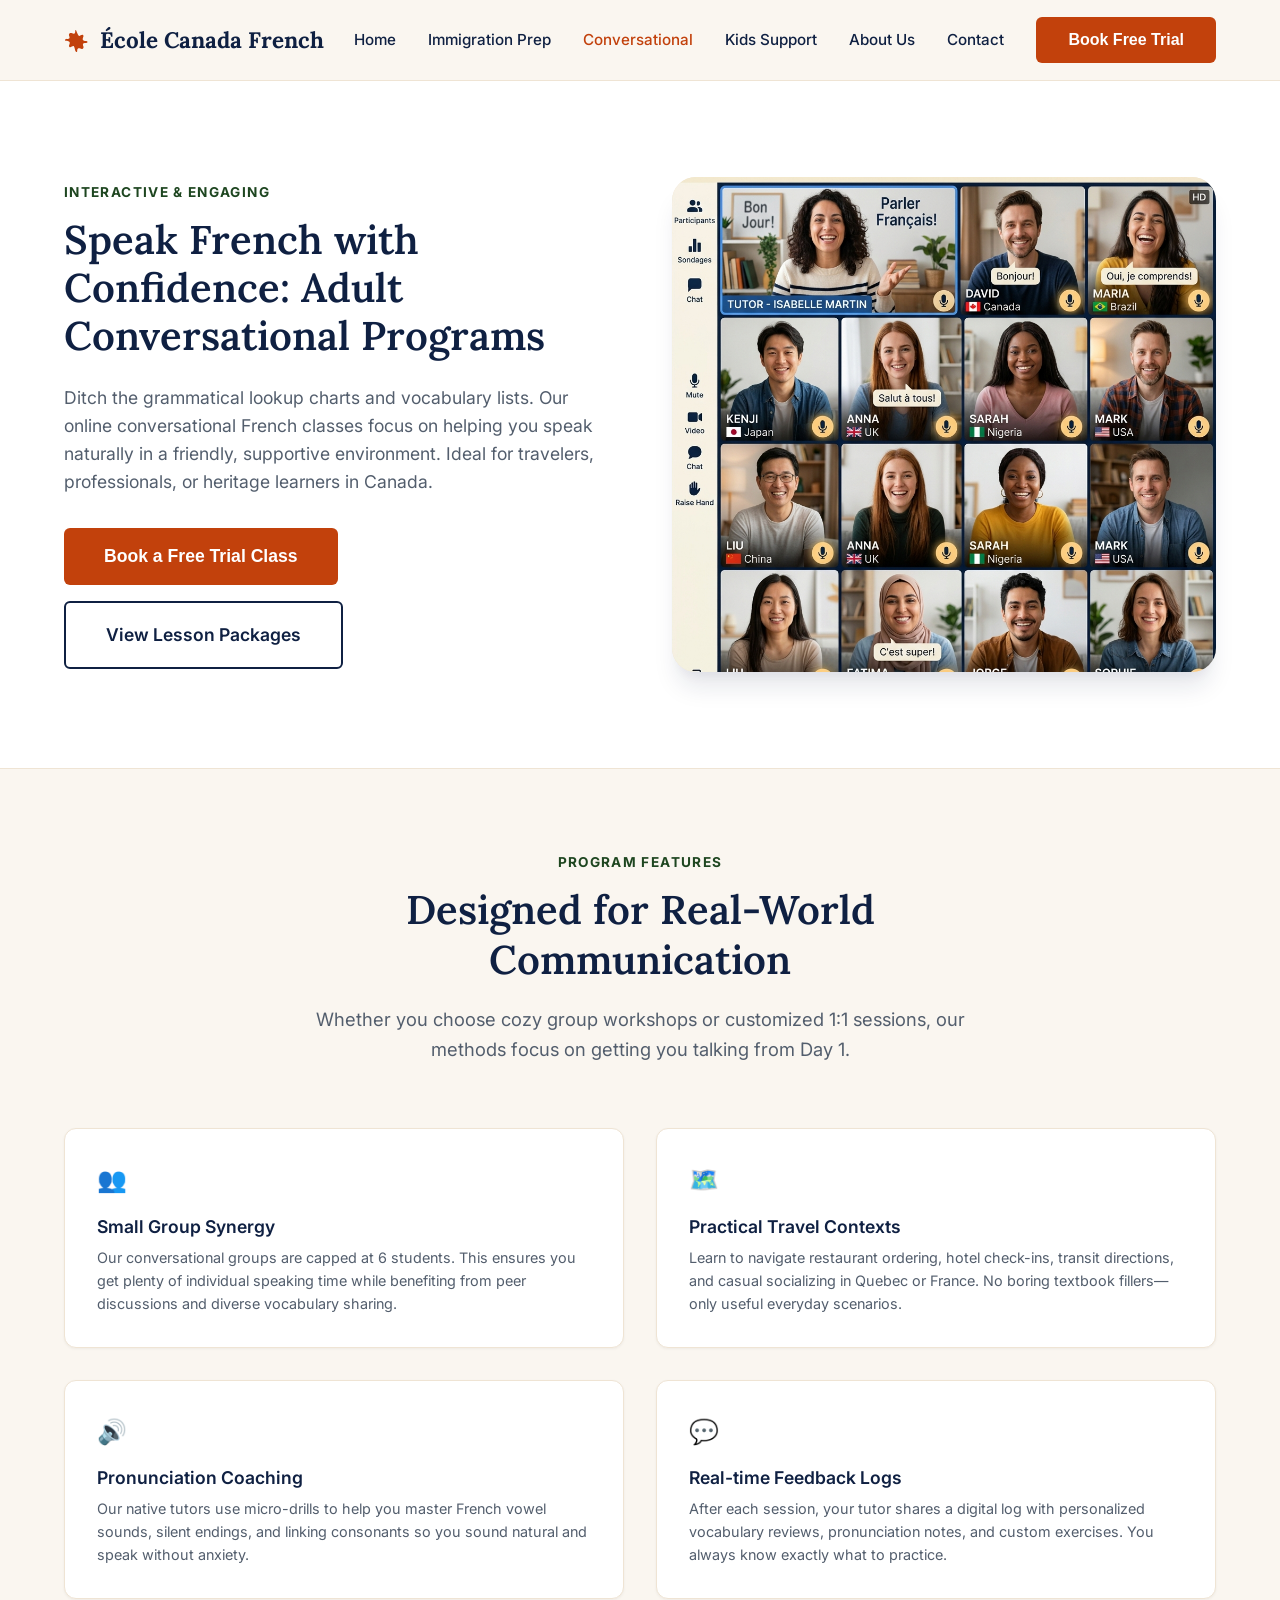
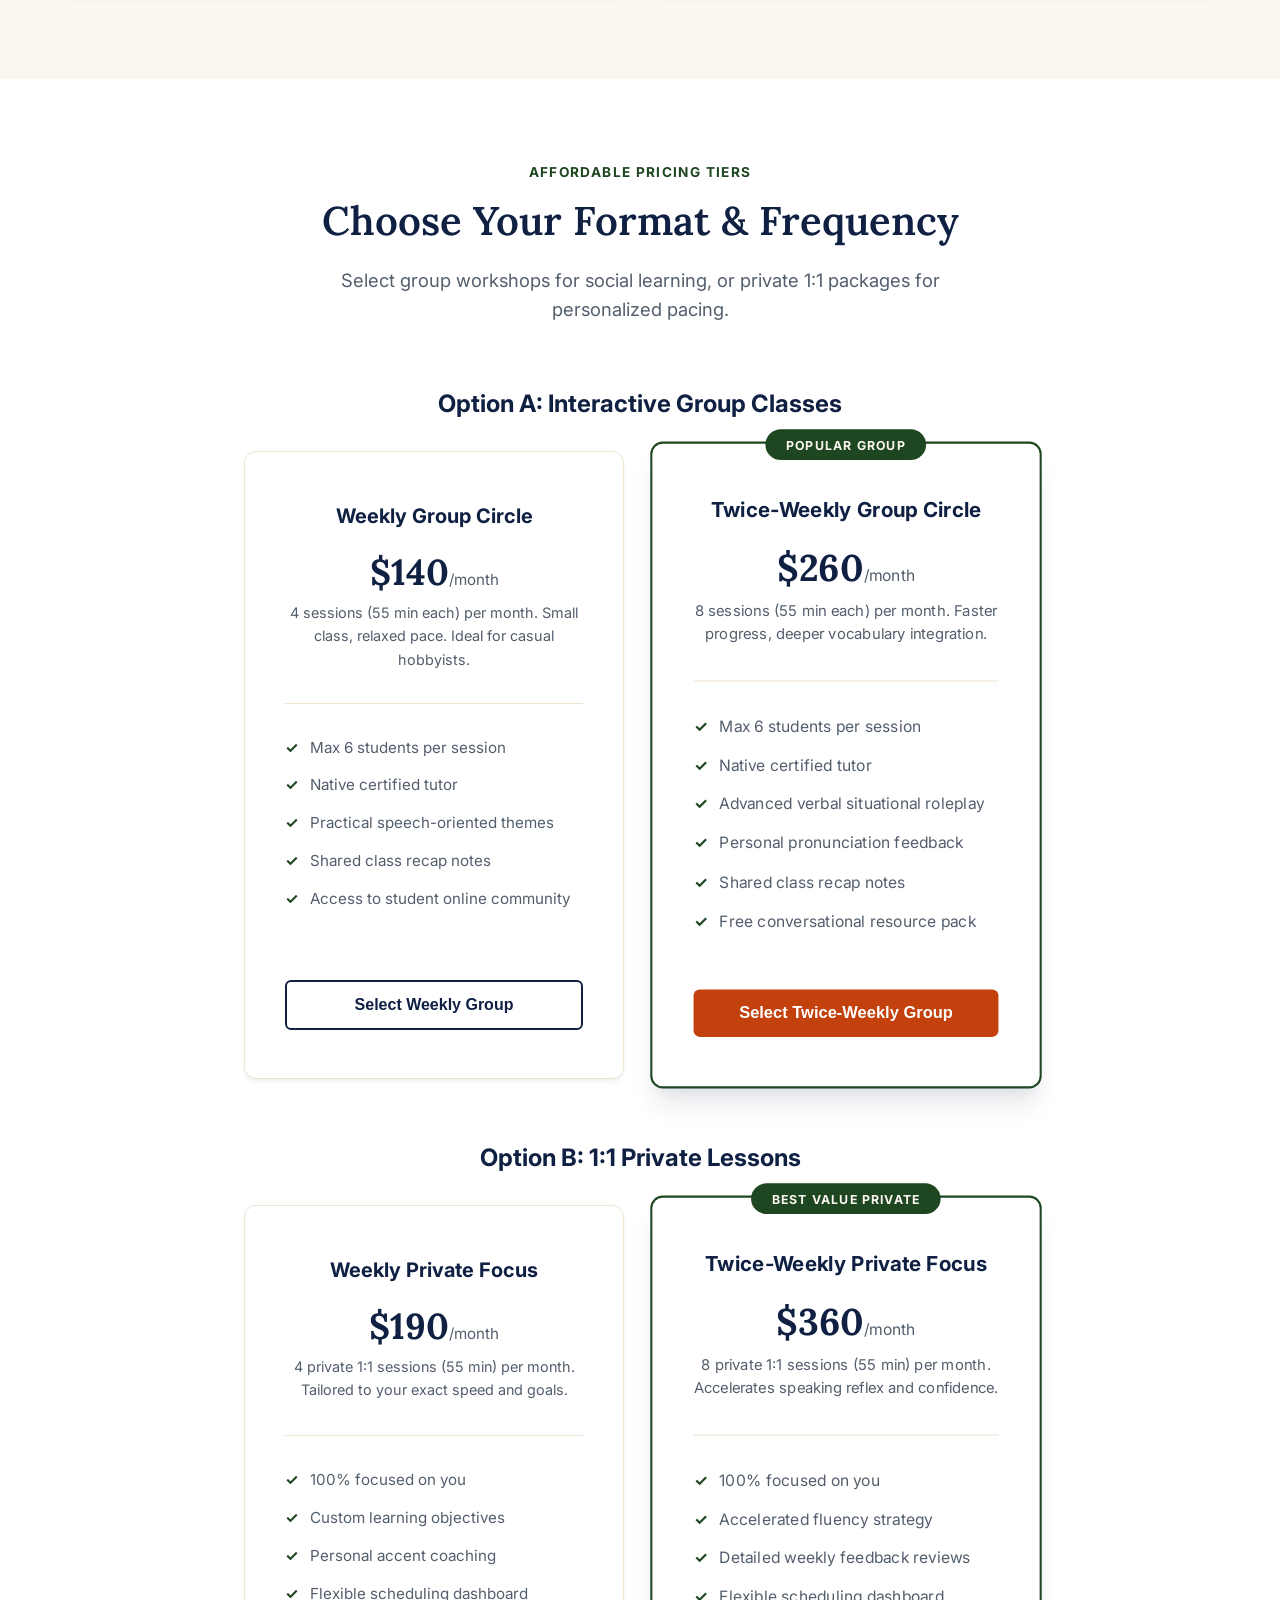
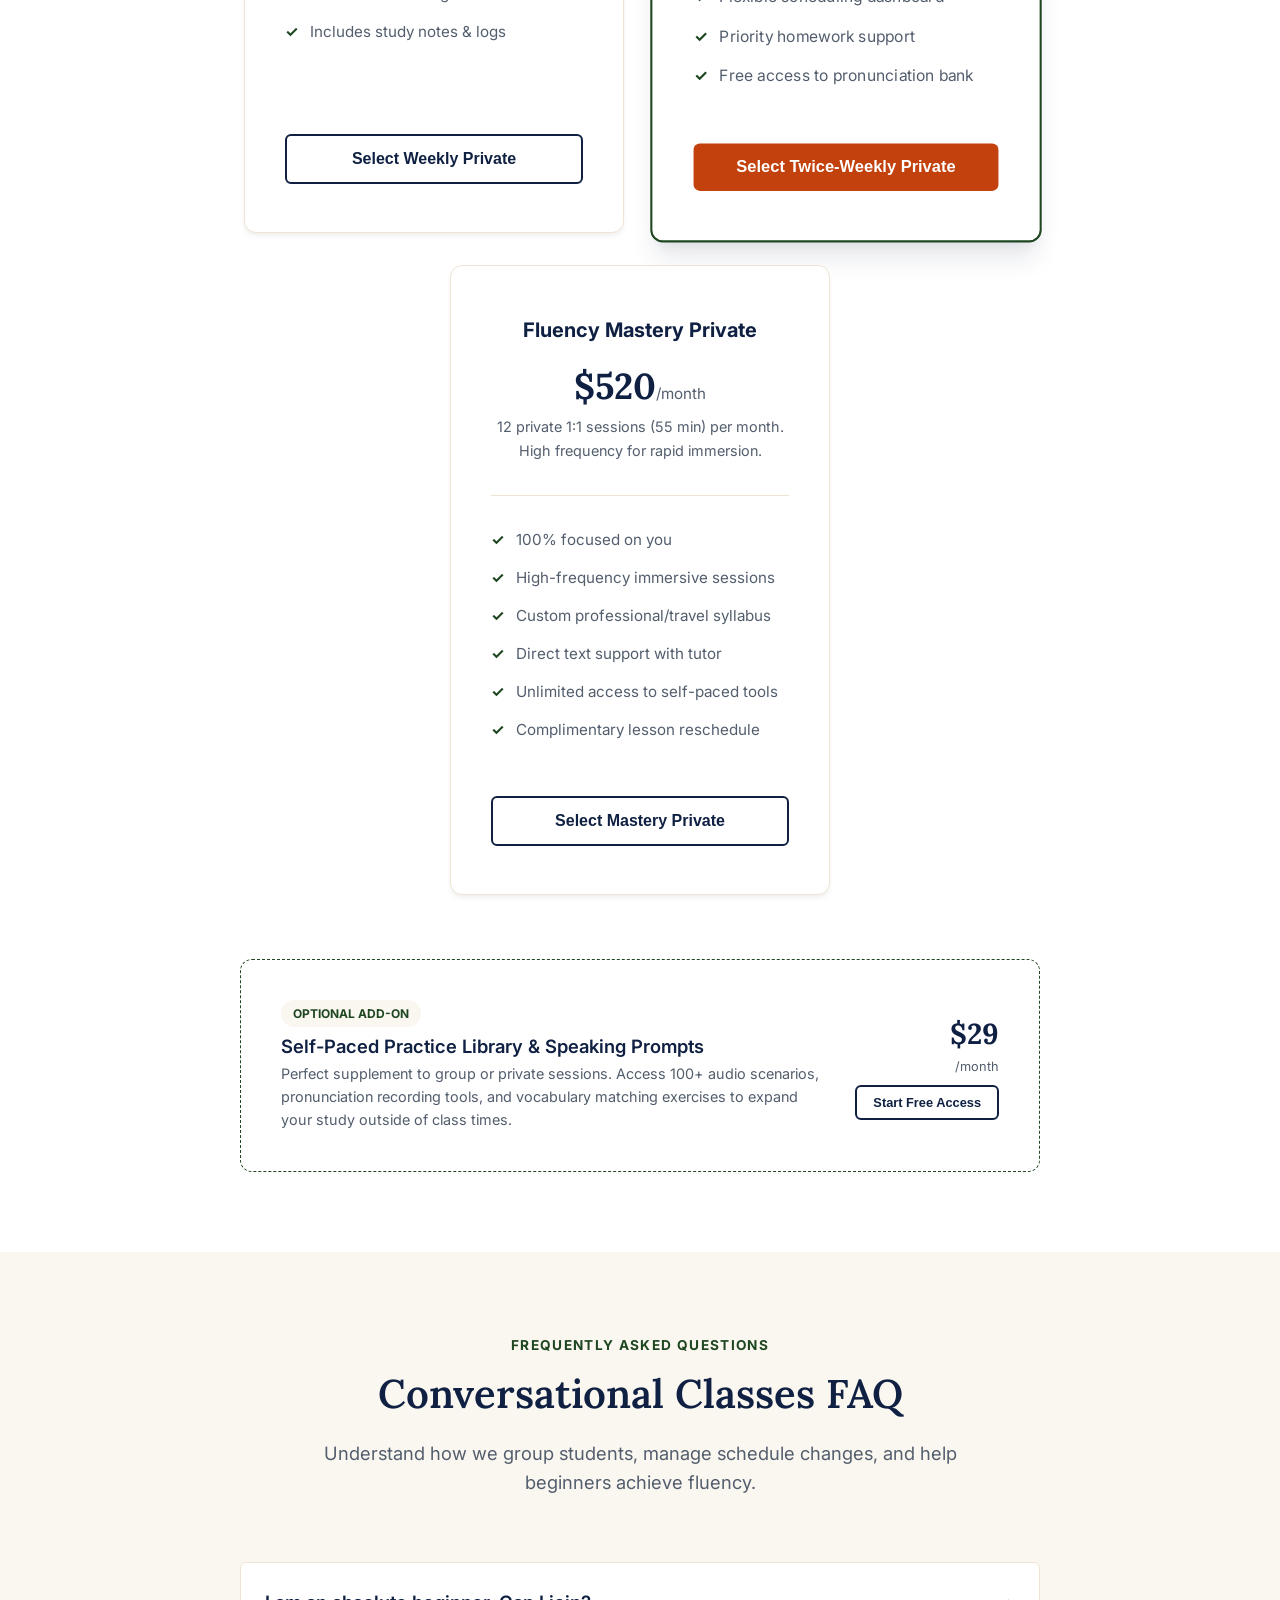
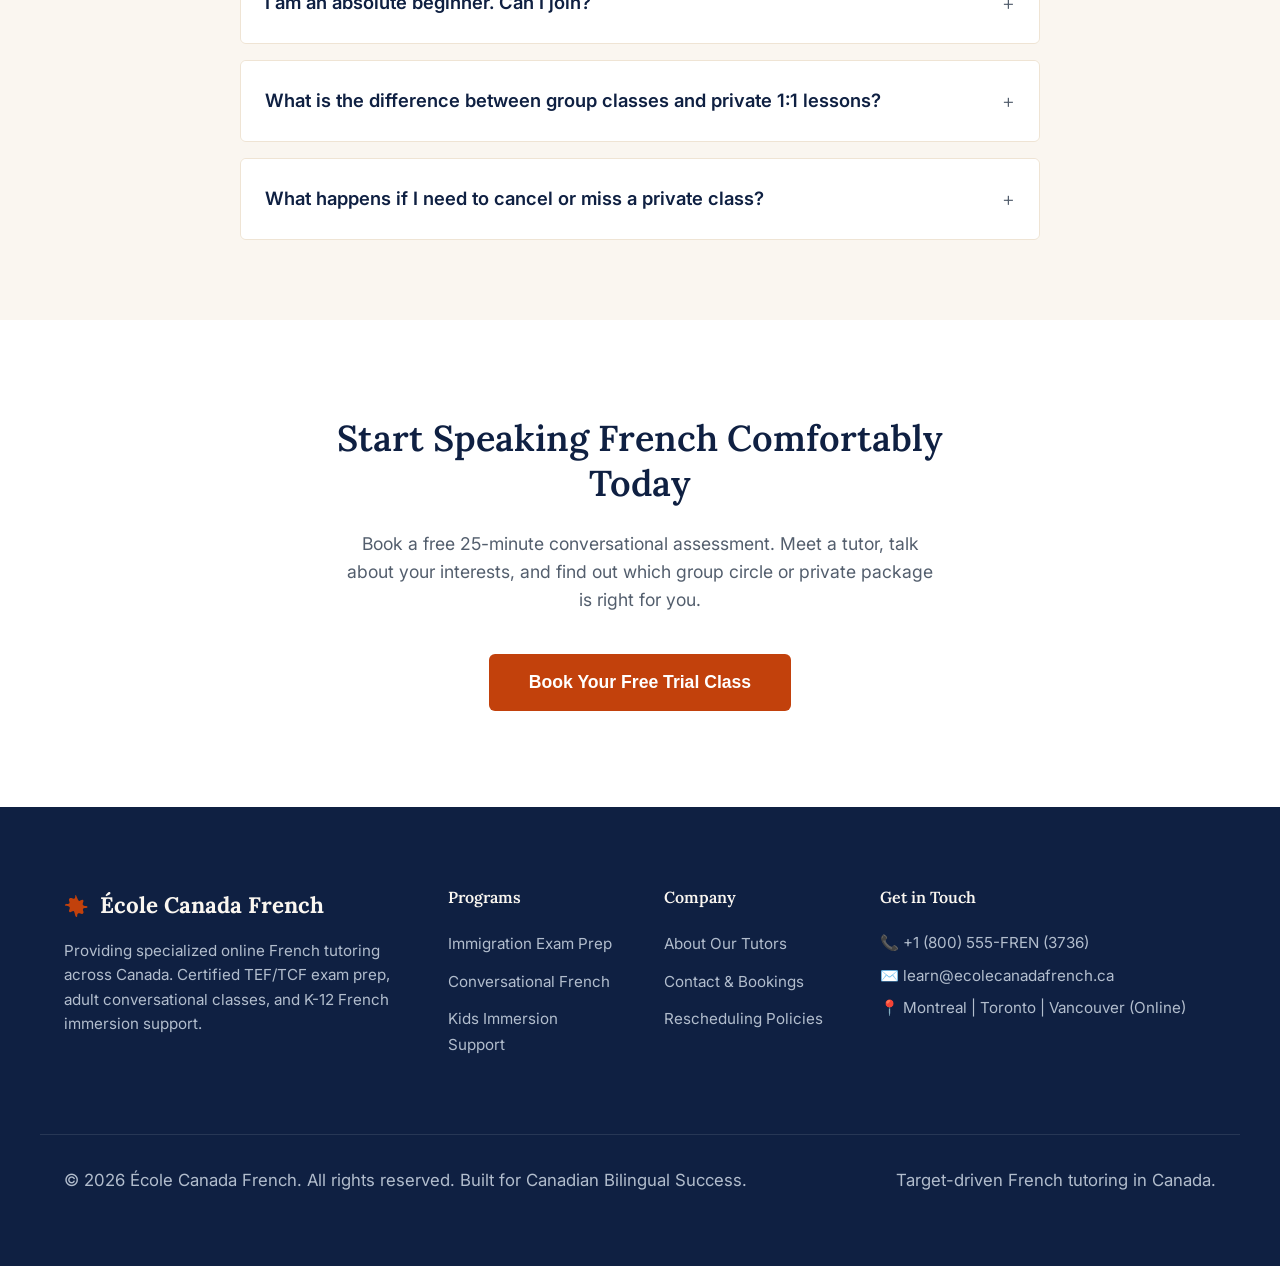
<file: conversational.html>
<!DOCTYPE html>
<html lang="en">
<head>
  <meta charset="UTF-8">
  <meta name="viewport" content="width=device-width, initial-scale=1.0">
  <title>Conversational French Classes for Adults | École Canada French</title>
  <meta name="description" content="Speak French with confidence. Warm, friendly, and practical online conversational French classes for adults in Canada. Join group sessions or 1:1 tutoring today.">
  <link rel="stylesheet" href="styles.css">
</head>
<body>

  <!-- Global Header -->
  <header class="header">
    <div class="container nav-container">
      <a href="index.html" class="logo">
        <svg class="logo-leaf" viewBox="0 0 24 24">
          <path d="M12 2s1.5 4 2.5 5.5 3-1.5 4.5-.5-1 3.5 0 5 4.5.5 4.5 2-4 .5-4.5 2 1.5 3 0 4.5-3.5-1-5 0 0 3.5-1.5 3.5-1.5-4-2.5-5.5-3 1.5-4.5.5 1-3.5 0-5-4.5-.5-4.5-2 4-.5 4.5-2-1.5-3 0-4.5 3.5 1 5 0 0-3.5 1.5-3.5z"/>
        </svg>
        <span>École Canada French</span>
      </a>
      <button class="mobile-toggle" aria-label="Toggle Navigation">
        <span></span>
        <span></span>
        <span></span>
      </button>
      <nav>
        <ul class="nav-menu">
          <li><a href="index.html" class="nav-link">Home</a></li>
          <li><a href="immigration-prep.html" class="nav-link">Immigration Prep</a></li>
          <li><a href="conversational.html" class="nav-link active">Conversational</a></li>
          <li><a href="kids-immersion.html" class="nav-link">Kids Support</a></li>
          <li><a href="about.html" class="nav-link">About Us</a></li>
          <li><a href="contact.html" class="nav-link">Contact</a></li>
          <li><button class="btn btn-primary cta-booking-trigger">Book Free Trial</button></li>
        </ul>
      </nav>
    </div>
  </header>

  <main>
    <!-- Niche Hero Section -->
    <section class="niche-hero">
      <div class="container niche-grid-2">
        <div>
          <span class="section-tag">Interactive & Engaging</span>
          <h1 style="font-size: 2.5rem; line-height: 1.2;">Speak French with Confidence: Adult Conversational Programs</h1>
          <p style="font-size: 1.1rem; margin-top: 1rem;">Ditch the grammatical lookup charts and vocabulary lists. Our online conversational French classes focus on helping you speak naturally in a friendly, supportive environment. Ideal for travelers, professionals, or heritage learners in Canada.</p>
          <div class="hero-actions" style="margin-top: 2rem;">
            <button class="btn btn-primary btn-large cta-booking-trigger">Book a Free Trial Class</button>
            <a href="#pricing" class="btn btn-secondary btn-large">View Lesson Packages</a>
          </div>
        </div>
        <div class="hero-image-container" style="aspect-ratio: 1.1;">
          <img src="./conversational.png" alt="Happy online French conversational class" class="hero-image">
        </div>
      </div>
    </section>

    <!-- Program Highlights / What's Included -->
    <section class="section-bg-warm">
      <div class="container">
        <div class="section-header">
          <span class="section-tag">Program Features</span>
          <h2>Designed for Real-World Communication</h2>
          <p>Whether you choose cozy group workshops or customized 1:1 sessions, our methods focus on getting you talking from Day 1.</p>
        </div>
        
        <div class="niche-features">
          <div class="feature-item">
            <span class="feature-item-icon">👥</span>
            <h4>Small Group Synergy</h4>
            <p>Our conversational groups are capped at 6 students. This ensures you get plenty of individual speaking time while benefiting from peer discussions and diverse vocabulary sharing.</p>
          </div>
          <div class="feature-item">
            <span class="feature-item-icon">🗺️</span>
            <h4>Practical Travel Contexts</h4>
            <p>Learn to navigate restaurant ordering, hotel check-ins, transit directions, and casual socializing in Quebec or France. No boring textbook fillers—only useful everyday scenarios.</p>
          </div>
          <div class="feature-item">
            <span class="feature-item-icon">🔊</span>
            <h4>Pronunciation Coaching</h4>
            <p>Our native tutors use micro-drills to help you master French vowel sounds, silent endings, and linking consonants so you sound natural and speak without anxiety.</p>
          </div>
          <div class="feature-item">
            <span class="feature-item-icon">💬</span>
            <h4>Real-time Feedback Logs</h4>
            <p>After each session, your tutor shares a digital log with personalized vocabulary reviews, pronunciation notes, and custom exercises. You always know exactly what to practice.</p>
          </div>
        </div>
      </div>
    </section>

    <!-- Pricing Section -->
    <section id="pricing" class="section-bg-white">
      <div class="container">
        <div class="section-header">
          <span class="section-tag">Affordable Pricing Tiers</span>
          <h2>Choose Your Format & Frequency</h2>
          <p>Select group workshops for social learning, or private 1:1 packages for personalized pacing.</p>
        </div>

        <h3 style="text-align: center; font-family: var(--font-sans); font-weight: 700; color: var(--color-primary); margin-bottom: 2rem;">Option A: Interactive Group Classes</h3>
        <div class="pricing-grid" style="margin-bottom: 4rem;">
          <!-- Group Tier 1 -->
          <div class="pricing-card">
            <div class="pricing-header">
              <div class="pricing-name">Weekly Group Circle</div>
              <div class="pricing-price">$140<span>/month</span></div>
              <p class="pricing-description">4 sessions (55 min each) per month. Small class, relaxed pace. Ideal for casual hobbyists.</p>
            </div>
            <ul class="pricing-features">
              <li>Max 6 students per session</li>
              <li>Native certified tutor</li>
              <li>Practical speech-oriented themes</li>
              <li>Shared class recap notes</li>
              <li>Access to student online community</li>
            </ul>
            <button class="btn btn-secondary btn-full cta-booking-trigger">Select Weekly Group</button>
          </div>

          <!-- Group Tier 2 -->
          <div class="pricing-card popular">
            <span class="pricing-badge">Popular Group</span>
            <div class="pricing-header">
              <div class="pricing-name">Twice-Weekly Group Circle</div>
              <div class="pricing-price">$260<span>/month</span></div>
              <p class="pricing-description">8 sessions (55 min each) per month. Faster progress, deeper vocabulary integration.</p>
            </div>
            <ul class="pricing-features">
              <li>Max 6 students per session</li>
              <li>Native certified tutor</li>
              <li>Advanced verbal situational roleplay</li>
              <li>Personal pronunciation feedback</li>
              <li>Shared class recap notes</li>
              <li>Free conversational resource pack</li>
            </ul>
            <button class="btn btn-primary btn-full cta-booking-trigger">Select Twice-Weekly Group</button>
          </div>
        </div>

        <h3 style="text-align: center; font-family: var(--font-sans); font-weight: 700; color: var(--color-primary); margin-bottom: 2rem;">Option B: 1:1 Private Lessons</h3>
        <div class="pricing-grid">
          <!-- Private Tier 1 -->
          <div class="pricing-card">
            <div class="pricing-header">
              <div class="pricing-name">Weekly Private Focus</div>
              <div class="pricing-price">$190<span>/month</span></div>
              <p class="pricing-description">4 private 1:1 sessions (55 min) per month. Tailored to your exact speed and goals.</p>
            </div>
            <ul class="pricing-features">
              <li>100% focused on you</li>
              <li>Custom learning objectives</li>
              <li>Personal accent coaching</li>
              <li>Flexible scheduling dashboard</li>
              <li>Includes study notes & logs</li>
            </ul>
            <button class="btn btn-secondary btn-full cta-booking-trigger">Select Weekly Private</button>
          </div>

          <!-- Private Tier 2 -->
          <div class="pricing-card popular">
            <span class="pricing-badge">Best Value Private</span>
            <div class="pricing-header">
              <div class="pricing-name">Twice-Weekly Private Focus</div>
              <div class="pricing-price">$360<span>/month</span></div>
              <p class="pricing-description">8 private 1:1 sessions (55 min) per month. Accelerates speaking reflex and confidence.</p>
            </div>
            <ul class="pricing-features">
              <li>100% focused on you</li>
              <li>Accelerated fluency strategy</li>
              <li>Detailed weekly feedback reviews</li>
              <li>Flexible scheduling dashboard</li>
              <li>Priority homework support</li>
              <li>Free access to pronunciation bank</li>
            </ul>
            <button class="btn btn-primary btn-full cta-booking-trigger">Select Twice-Weekly Private</button>
          </div>

          <!-- Private Tier 3 -->
          <div class="pricing-card">
            <div class="pricing-header">
              <div class="pricing-name">Fluency Mastery Private</div>
              <div class="pricing-price">$520<span>/month</span></div>
              <p class="pricing-description">12 private 1:1 sessions (55 min) per month. High frequency for rapid immersion.</p>
            </div>
            <ul class="pricing-features">
              <li>100% focused on you</li>
              <li>High-frequency immersive sessions</li>
              <li>Custom professional/travel syllabus</li>
              <li>Direct text support with tutor</li>
              <li>Unlimited access to self-paced tools</li>
              <li>Complimentary lesson reschedule</li>
            </ul>
            <button class="btn btn-secondary btn-full cta-booking-trigger">Select Mastery Private</button>
          </div>
        </div>

        <!-- Add-on Library -->
        <div class="pricing-add-on">
          <div class="add-on-content">
            <span class="add-on-tag">Optional Add-on</span>
            <h4>Self-Paced Practice Library & Speaking Prompts</h4>
            <p>Perfect supplement to group or private sessions. Access 100+ audio scenarios, pronunciation recording tools, and vocabulary matching exercises to expand your study outside of class times.</p>
          </div>
          <div class="add-on-price">
            $29<span>/month</span>
            <button class="btn btn-secondary cta-lead-trigger" data-resource="Free 3-Day Trial to Conversational Practice Library" style="padding: 0.5rem 1rem; font-size: 0.8rem; margin-top: 0.5rem; display: block; width: 100%;">Start Free Access</button>
          </div>
        </div>
      </div>
    </section>

    <!-- FAQ Accordion -->
    <section class="section-bg-warm">
      <div class="container">
        <div class="section-header">
          <span class="section-tag">Frequently Asked Questions</span>
          <h2>Conversational Classes FAQ</h2>
          <p>Understand how we group students, manage schedule changes, and help beginners achieve fluency.</p>
        </div>

        <div class="faq-list">
          <div class="faq-item">
            <div class="faq-header">
              <h4>I am an absolute beginner. Can I join?</h4>
              <span class="faq-icon">+</span>
            </div>
            <div class="faq-body">
              <div class="faq-content">
                Absolutely! We organize group circles strictly by skill level (Beginner, Intermediate, Advanced). If you are a beginner, your class will focus on basic structures, greetings, and simple sentences in a friendly atmosphere with other beginners, so you never feel overwhelmed.
              </div>
            </div>
          </div>

          <div class="faq-item">
            <div class="faq-header">
              <h4>What is the difference between group classes and private 1:1 lessons?</h4>
              <span class="faq-icon">+</span>
            </div>
            <div class="faq-body">
              <div class="faq-content">
                Group classes are highly social and focused on group interaction, structured conversations, and listening practice with peers. Private lessons are 100% tailored to you—the tutor matches your learning speed, targets your specific weak spots (e.g. grammar, work vocabulary), and lets you schedule lessons dynamically week-to-week.
              </div>
            </div>
          </div>

          <div class="faq-item">
            <div class="faq-header">
              <h4>What happens if I need to cancel or miss a private class?</h4>
              <span class="faq-icon">+</span>
            </div>
            <div class="faq-body">
              <div class="faq-content">
                We have a flexible 24-hour cancellation policy for private lessons. As long as you cancel or reschedule via your dashboard at least 24 hours before your session, you retain the class credit. Missed group classes cannot be rescheduled, but you will receive the class recap notes and audio file.
              </div>
            </div>
          </div>
        </div>
      </div>
    </section>

    <!-- Niche Call to Action -->
    <section class="section-bg-white" style="text-align: center; padding: 6rem 0;">
      <div class="container">
        <h2 style="font-size: 2.25rem; max-width: 700px; margin: 0 auto 1.5rem auto;">Start Speaking French Comfortably Today</h2>
        <p style="max-width: 600px; margin: 0 auto 2.5rem auto; font-size: 1.1rem;">Book a free 25-minute conversational assessment. Meet a tutor, talk about your interests, and find out which group circle or private package is right for you.</p>
        <button class="btn btn-primary btn-large cta-booking-trigger">Book Your Free Trial Class</button>
      </div>
    </section>
  </main>

  <!-- Global Footer -->
  <footer class="footer">
    <div class="container footer-grid">
      <div class="footer-brand">
        <a href="index.html" class="logo" style="color: var(--color-bg-warm);">
          <svg class="logo-leaf" viewBox="0 0 24 24" style="fill: var(--color-accent);">
            <path d="M12 2s1.5 4 2.5 5.5 3-1.5 4.5-.5-1 3.5 0 5 4.5.5 4.5 2-4 .5-4.5 2 1.5 3 0 4.5-3.5-1-5 0 0 3.5-1.5 3.5-1.5-4-2.5-5.5-3 1.5-4.5.5 1-3.5 0-5-4.5-.5-4.5-2 4-.5 4.5-2-1.5-3 0-4.5 3.5 1 5 0 0-3.5 1.5-3.5z"/>
          </svg>
          <span>École Canada French</span>
        </a>
        <p>Providing specialized online French tutoring across Canada. Certified TEF/TCF exam prep, adult conversational classes, and K-12 French immersion support.</p>
      </div>
      <div>
        <h4>Programs</h4>
        <ul class="footer-links" style="margin-top: 1.5rem;">
          <li><a href="immigration-prep.html">Immigration Exam Prep</a></li>
          <li><a href="conversational.html">Conversational French</a></li>
          <li><a href="kids-immersion.html">Kids Immersion Support</a></li>
        </ul>
      </div>
      <div>
        <h4>Company</h4>
        <ul class="footer-links" style="margin-top: 1.5rem;">
          <li><a href="about.html">About Our Tutors</a></li>
          <li><a href="contact.html">Contact & Bookings</a></li>
          <li><a href="contact.html#policies">Rescheduling Policies</a></li>
        </ul>
      </div>
      <div class="footer-contact">
        <h4>Get in Touch</h4>
        <div style="margin-top: 1.5rem;">
          <p>📞 +1 (800) 555-FREN (3736)</p>
          <p>✉️ learn@ecolecanadafrench.ca</p>
          <p>📍 Montreal | Toronto | Vancouver (Online)</p>
        </div>
      </div>
    </div>
    <div class="container footer-bottom">
      <p>&copy; 2026 École Canada French. All rights reserved. Built for Canadian Bilingual Success.</p>
      <p>Target-driven French tutoring in Canada.</p>
    </div>
  </footer>

  <!-- Booking Modal -->
  <div id="booking-modal" class="modal-overlay">
    <div class="modal-container">
      <button class="modal-close" aria-label="Close modal">&times;</button>
      <div class="modal-header">
        <h3>Book Your Free Trial & Assessment</h3>
        <p>Choose an available slot for your 25-minute consultation. No credit card required.</p>
      </div>
      <div class="modal-body">
        <div class="mock-calendar">
          <div class="calendar-header">
            <span class="calendar-month">October 2026</span>
            <span style="font-size: 0.8rem; color: var(--color-text-muted);">Timezone: EST (Toronto/Montreal)</span>
          </div>
          <div class="calendar-days">
            <span class="day-label">Su</span><span class="day-label">Mo</span><span class="day-label">Tu</span><span class="day-label">We</span><span class="day-label">Th</span><span class="day-label">Fr</span><span class="day-label">Sa</span>
          </div>
          <div class="calendar-grid">
            <span class="calendar-day empty"></span>
            <span class="calendar-day empty"></span>
            <span class="calendar-day empty"></span>
            <span class="calendar-day empty"></span>
            <span class="calendar-day available">1</span>
            <span class="calendar-day">2</span>
            <span class="calendar-day">3</span>
            <span class="calendar-day">4</span>
            <span class="calendar-day available">5</span>
            <span class="calendar-day">6</span>
            <span class="calendar-day available">7</span>
            <span class="calendar-day available">8</span>
            <span class="calendar-day">9</span>
            <span class="calendar-day">10</span>
            <span class="calendar-day">11</span>
            <span class="calendar-day available">12</span>
            <span class="calendar-day">13</span>
            <span class="calendar-day available">14</span>
            <span class="calendar-day available">15</span>
            <span class="calendar-day">16</span>
            <span class="calendar-day">17</span>
            <span class="calendar-day">18</span>
            <span class="calendar-day available">19</span>
            <span class="calendar-day">20</span>
            <span class="calendar-day available">21</span>
            <span class="calendar-day available">22</span>
            <span class="calendar-day">23</span>
            <span class="calendar-day">24</span>
            <span class="calendar-day">25</span>
            <span class="calendar-day available">26</span>
            <span class="calendar-day">27</span>
            <span class="calendar-day available">28</span>
            <span class="calendar-day available">29</span>
            <span class="calendar-day">30</span>
            <span class="calendar-day">31</span>
          </div>
          <div class="time-slots-container">
            <div class="time-slots-title">Available slots for <span class="selected-date-display">...</span>:</div>
            <div class="time-slots-grid">
              <!-- JS Populated -->
            </div>
          </div>
          <div class="booking-summary">
            <h4>Assessment Booking Details</h4>
            <p class="booking-details-text"></p>
            <button class="btn btn-primary btn-full" id="confirm-booking-btn">Confirm Assessment Call</button>
          </div>
        </div>
      </div>
    </div>
  </div>

  <!-- Lead Magnet Modal -->
  <div id="lead-modal" class="modal-overlay">
    <div class="modal-container" style="max-width: 500px;">
      <button class="modal-close" aria-label="Close modal">&times;</button>
      <div class="modal-header" style="text-align: center;">
        <h3>Download Your Free Pack</h3>
        <p>Get instant access to your <strong id="lead-title-display">Resource</strong> in one click.</p>
      </div>
      <div class="modal-body">
        <form id="modal-lead-form">
          <input type="hidden" id="lead-resource-name" name="resource" value="Free Study Guide">
          <div class="form-group">
            <label for="lead-modal-email">Email Address</label>
            <input type="email" id="lead-modal-email" class="form-control" placeholder="name@domain.ca" required>
          </div>
          <button type="submit" class="btn btn-primary btn-full" style="margin-top: 1rem;">Email Me the Free PDF</button>
        </form>
      </div>
    </div>
  </div>

  <script src="main.js"></script>
</body>
</html>
</file>
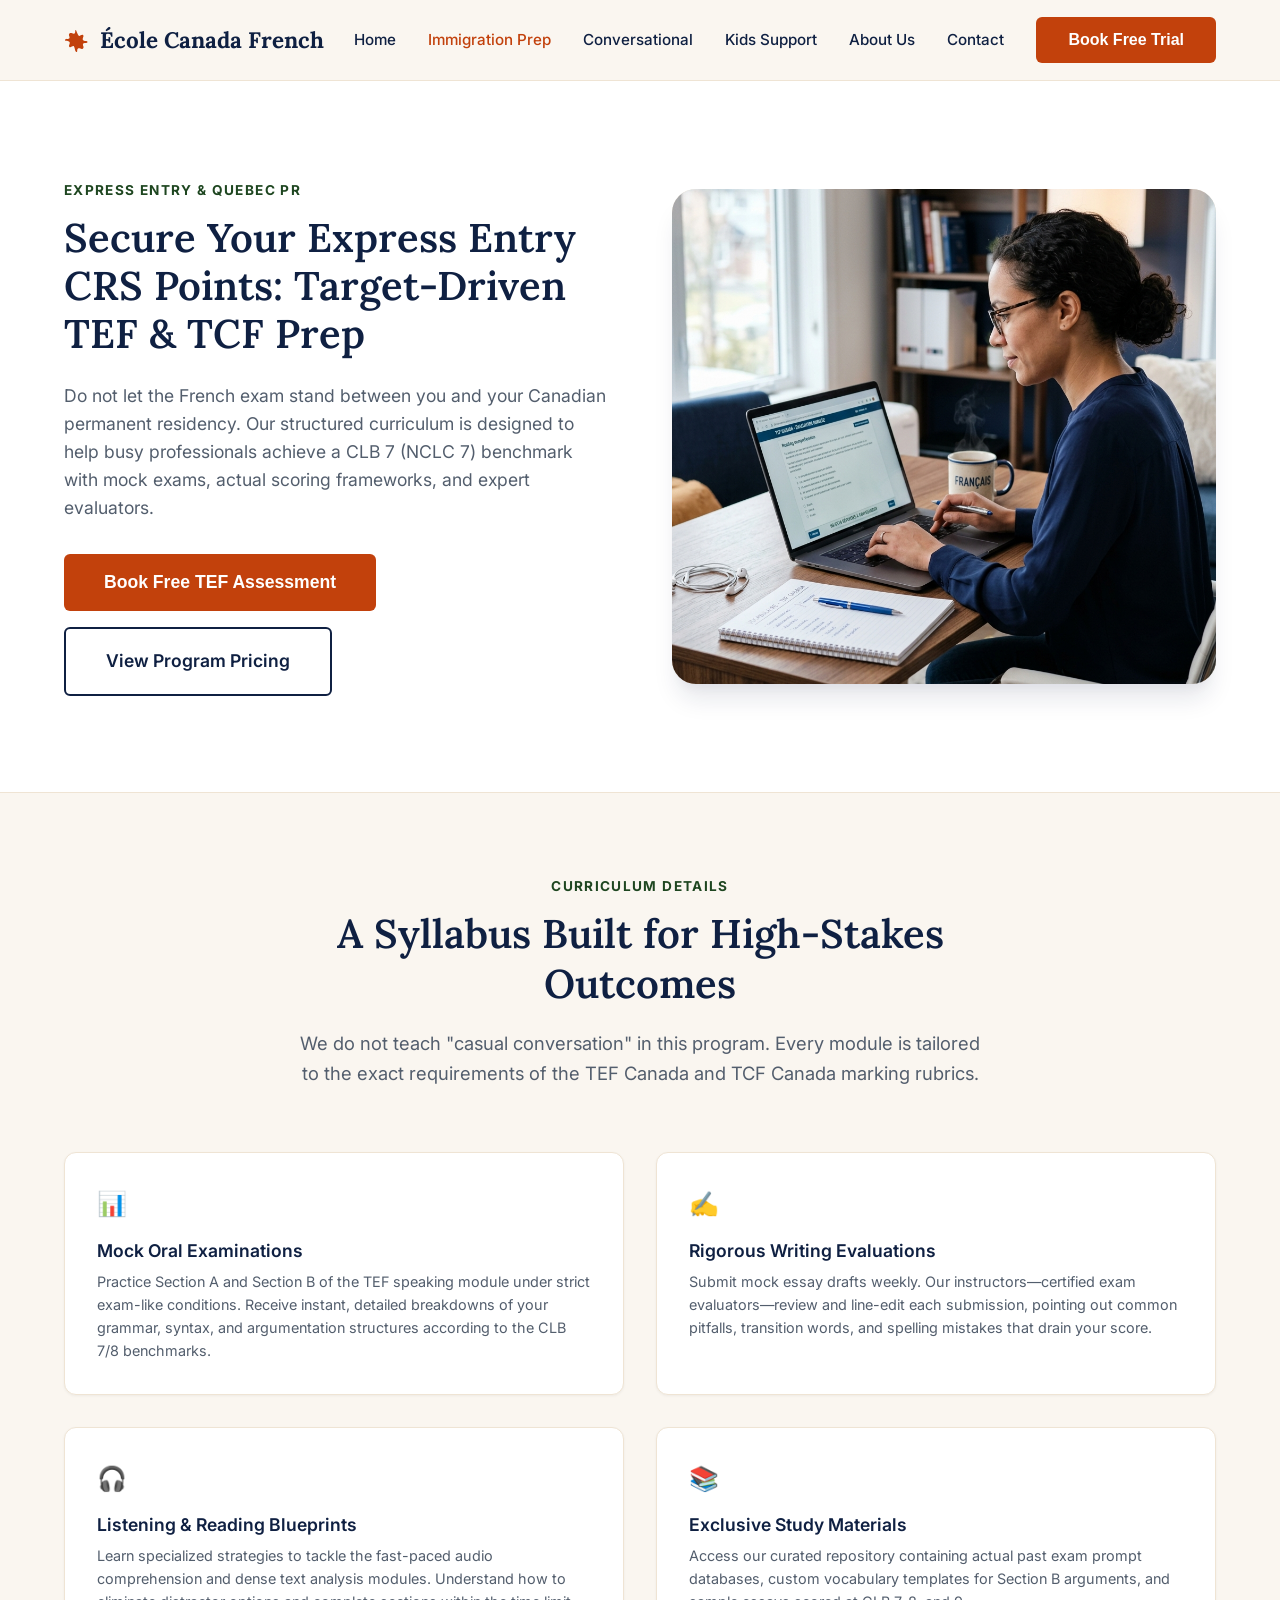
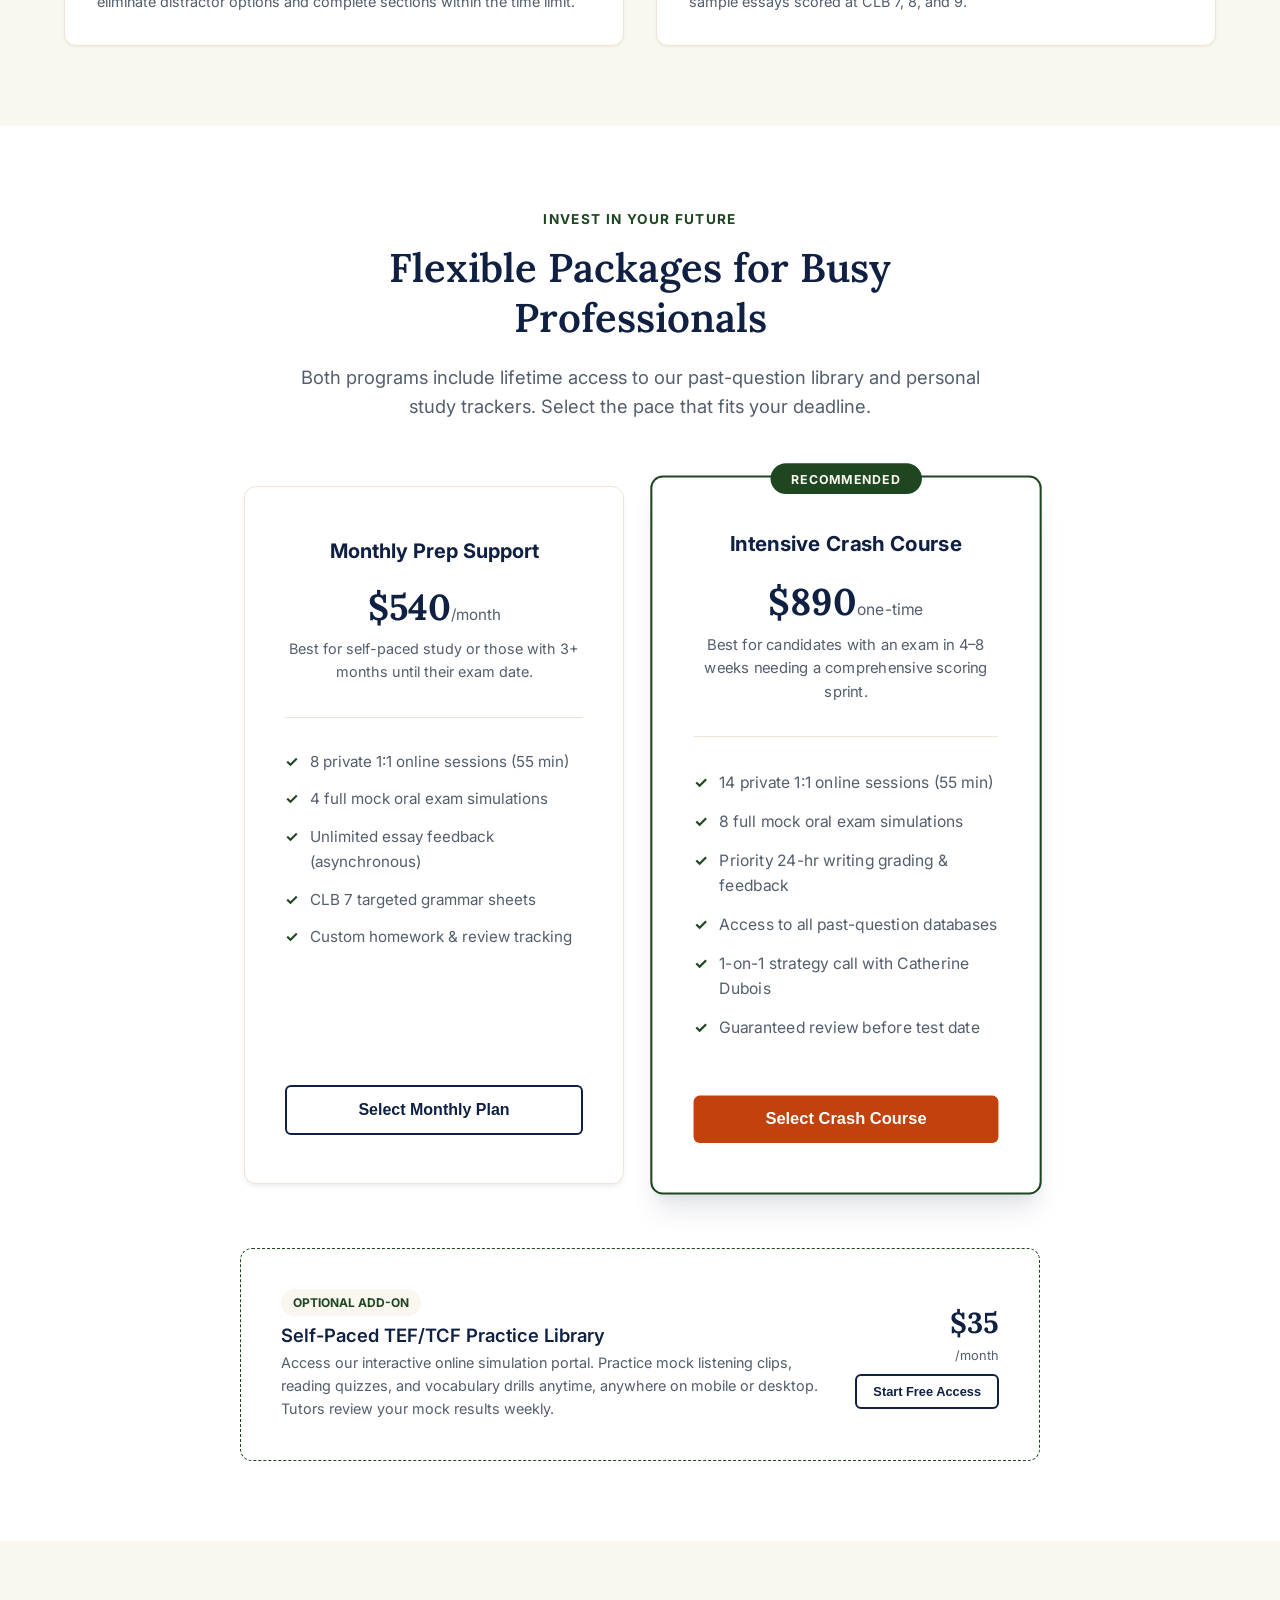
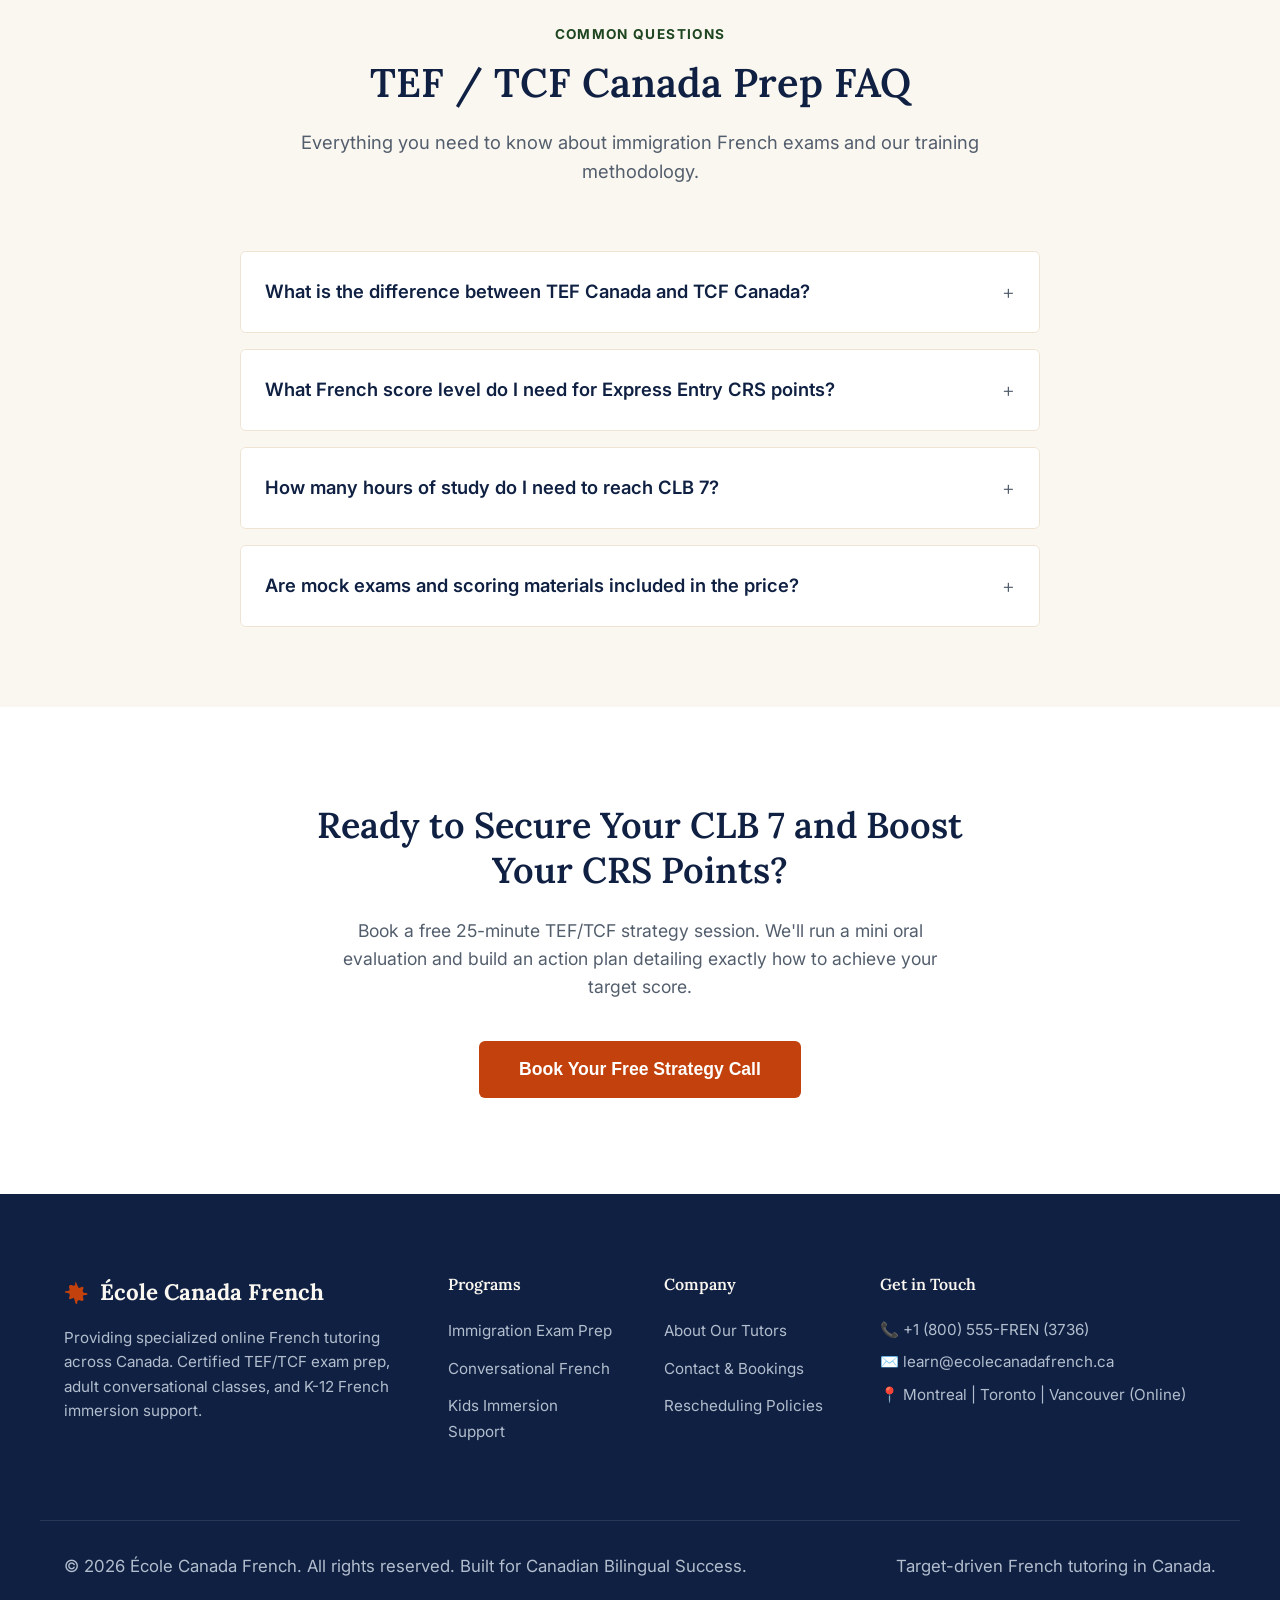
<file: immigration-prep.html>
<!DOCTYPE html>
<html lang="en">
<head>
  <meta charset="UTF-8">
  <meta name="viewport" content="width=device-width, initial-scale=1.0">
  <title>TEF Canada Prep Online & TCF Canada Tutor | École Canada French</title>
  <meta name="description" content="Secure your Express Entry CRS points with the leading online TEF / TCF Canada preparation program. Expert tutors, mock oral exams, and CLB 7 guaranteed syllabus.">
  <link rel="stylesheet" href="styles.css">
</head>
<body>

  <!-- Global Header -->
  <header class="header">
    <div class="container nav-container">
      <a href="index.html" class="logo">
        <svg class="logo-leaf" viewBox="0 0 24 24">
          <path d="M12 2s1.5 4 2.5 5.5 3-1.5 4.5-.5-1 3.5 0 5 4.5.5 4.5 2-4 .5-4.5 2 1.5 3 0 4.5-3.5-1-5 0 0 3.5-1.5 3.5-1.5-4-2.5-5.5-3 1.5-4.5.5 1-3.5 0-5-4.5-.5-4.5-2 4-.5 4.5-2-1.5-3 0-4.5 3.5 1 5 0 0-3.5 1.5-3.5z"/>
        </svg>
        <span>École Canada French</span>
      </a>
      <button class="mobile-toggle" aria-label="Toggle Navigation">
        <span></span>
        <span></span>
        <span></span>
      </button>
      <nav>
        <ul class="nav-menu">
          <li><a href="index.html" class="nav-link">Home</a></li>
          <li><a href="immigration-prep.html" class="nav-link active">Immigration Prep</a></li>
          <li><a href="conversational.html" class="nav-link">Conversational</a></li>
          <li><a href="kids-immersion.html" class="nav-link">Kids Support</a></li>
          <li><a href="about.html" class="nav-link">About Us</a></li>
          <li><a href="contact.html" class="nav-link">Contact</a></li>
          <li><button class="btn btn-primary cta-booking-trigger">Book Free Trial</button></li>
        </ul>
      </nav>
    </div>
  </header>

  <main>
    <!-- Niche Hero Section -->
    <section class="niche-hero">
      <div class="container niche-grid-2">
        <div>
          <span class="section-tag">Express Entry & Quebec PR</span>
          <h1 style="font-size: 2.5rem; line-height: 1.2;">Secure Your Express Entry CRS Points: Target-Driven TEF & TCF Prep</h1>
          <p style="font-size: 1.1rem; margin-top: 1rem;">Do not let the French exam stand between you and your Canadian permanent residency. Our structured curriculum is designed to help busy professionals achieve a CLB 7 (NCLC 7) benchmark with mock exams, actual scoring frameworks, and expert evaluators.</p>
          <div class="hero-actions" style="margin-top: 2rem;">
            <button class="btn btn-primary btn-large cta-booking-trigger">Book Free TEF Assessment</button>
            <a href="#pricing" class="btn btn-secondary btn-large">View Program Pricing</a>
          </div>
        </div>
        <div class="hero-image-container" style="aspect-ratio: 1.1;">
          <img src="./exam-prep.png" alt="Candidate reviewing TEF Canada vocabulary" class="hero-image">
        </div>
      </div>
    </section>

    <!-- Program Highlights / What's Included -->
    <section class="section-bg-warm">
      <div class="container">
        <div class="section-header">
          <span class="section-tag">Curriculum Details</span>
          <h2>A Syllabus Built for High-Stakes Outcomes</h2>
          <p>We do not teach "casual conversation" in this program. Every module is tailored to the exact requirements of the TEF Canada and TCF Canada marking rubrics.</p>
        </div>
        
        <div class="niche-features">
          <div class="feature-item">
            <span class="feature-item-icon">📊</span>
            <h4>Mock Oral Examinations</h4>
            <p>Practice Section A and Section B of the TEF speaking module under strict exam-like conditions. Receive instant, detailed breakdowns of your grammar, syntax, and argumentation structures according to the CLB 7/8 benchmarks.</p>
          </div>
          <div class="feature-item">
            <span class="feature-item-icon">✍️</span>
            <h4>Rigorous Writing Evaluations</h4>
            <p>Submit mock essay drafts weekly. Our instructors—certified exam evaluators—review and line-edit each submission, pointing out common pitfalls, transition words, and spelling mistakes that drain your score.</p>
          </div>
          <div class="feature-item">
            <span class="feature-item-icon">🎧</span>
            <h4>Listening & Reading Blueprints</h4>
            <p>Learn specialized strategies to tackle the fast-paced audio comprehension and dense text analysis modules. Understand how to eliminate distractor options and complete sections within the time limit.</p>
          </div>
          <div class="feature-item">
            <span class="feature-item-icon">📚</span>
            <h4>Exclusive Study Materials</h4>
            <p>Access our curated repository containing actual past exam prompt databases, custom vocabulary templates for Section B arguments, and sample essays scored at CLB 7, 8, and 9.</p>
          </div>
        </div>
      </div>
    </section>

    <!-- Pricing Section -->
    <section id="pricing" class="section-bg-white">
      <div class="container">
        <div class="section-header">
          <span class="section-tag">Invest in Your Future</span>
          <h2>Flexible Packages for Busy Professionals</h2>
          <p>Both programs include lifetime access to our past-question library and personal study trackers. Select the pace that fits your deadline.</p>
        </div>

        <div class="pricing-grid">
          <!-- Tier 1: Monthly -->
          <div class="pricing-card">
            <div class="pricing-header">
              <div class="pricing-name">Monthly Prep Support</div>
              <div class="pricing-price">$540<span>/month</span></div>
              <p class="pricing-description">Best for self-paced study or those with 3+ months until their exam date.</p>
            </div>
            <ul class="pricing-features">
              <li>8 private 1:1 online sessions (55 min)</li>
              <li>4 full mock oral exam simulations</li>
              <li>Unlimited essay feedback (asynchronous)</li>
              <li>CLB 7 targeted grammar sheets</li>
              <li>Custom homework & review tracking</li>
            </ul>
            <button class="btn btn-secondary btn-full cta-booking-trigger" style="margin-top: auto;">Select Monthly Plan</button>
          </div>

          <!-- Tier 2: Intensive Crash Course (Popular) -->
          <div class="pricing-card popular">
            <span class="pricing-badge">Recommended</span>
            <div class="pricing-header">
              <div class="pricing-name">Intensive Crash Course</div>
              <div class="pricing-price">$890<span>one-time</span></div>
              <p class="pricing-description">Best for candidates with an exam in 4–8 weeks needing a comprehensive scoring sprint.</p>
            </div>
            <ul class="pricing-features">
              <li>14 private 1:1 online sessions (55 min)</li>
              <li>8 full mock oral exam simulations</li>
              <li>Priority 24-hr writing grading & feedback</li>
              <li>Access to all past-question databases</li>
              <li>1-on-1 strategy call with Catherine Dubois</li>
              <li>Guaranteed review before test date</li>
            </ul>
            <button class="btn btn-primary btn-full cta-booking-trigger" style="margin-top: auto;">Select Crash Course</button>
          </div>
        </div>

        <!-- Add-on Library -->
        <div class="pricing-add-on">
          <div class="add-on-content">
            <span class="add-on-tag">Optional Add-on</span>
            <h4>Self-Paced TEF/TCF Practice Library</h4>
            <p>Access our interactive online simulation portal. Practice mock listening clips, reading quizzes, and vocabulary drills anytime, anywhere on mobile or desktop. Tutors review your mock results weekly.</p>
          </div>
          <div class="add-on-price">
            $35<span>/month</span>
            <button class="btn btn-secondary cta-lead-trigger" data-resource="Free 3-Day Trial to TEF Practice Library" style="padding: 0.5rem 1rem; font-size: 0.8rem; margin-top: 0.5rem; display: block; width: 100%;">Start Free Access</button>
          </div>
        </div>
      </div>
    </section>

    <!-- FAQ Accordion -->
    <section class="section-bg-warm">
      <div class="container">
        <div class="section-header">
          <span class="section-tag">Common Questions</span>
          <h2>TEF / TCF Canada Prep FAQ</h2>
          <p>Everything you need to know about immigration French exams and our training methodology.</p>
        </div>

        <div class="faq-list">
          <div class="faq-item">
            <div class="faq-header">
              <h4>What is the difference between TEF Canada and TCF Canada?</h4>
              <span class="faq-icon">+</span>
            </div>
            <div class="faq-body">
              <div class="faq-content">
                Both exams are fully accepted by IRCC (Immigration, Refugees and Citizenship Canada) for Express Entry and Quebec immigration. The core difference lies in formatting: TEF has slightly different grading metrics for writing and multiple-choice scoring penalties, while TCF is entirely computerized with slightly shorter sections. Our tutors prepare you for whichever exam you choose to book, and we will help you decide which one matches your skills during your free assessment.
              </div>
            </div>
          </div>

          <div class="faq-item">
            <div class="faq-header">
              <h4>What French score level do I need for Express Entry CRS points?</h4>
              <span class="faq-icon">+</span>
            </div>
            <div class="faq-body">
              <div class="faq-content">
                To claim additional bilingual points under the Express Entry system, you must score a minimum of NCLC/CLB 7 across all four skills (Speaking, Writing, Reading, and Listening). A CLB 7 score gives you up to 50 additional CRS points directly, which can be the deciding factor in receiving an Invitation to Apply (ITA).
              </div>
            </div>
          </div>

          <div class="faq-item">
            <div class="faq-header">
              <h4>How many hours of study do I need to reach CLB 7?</h4>
              <span class="faq-icon">+</span>
            </div>
            <div class="faq-body">
              <div class="faq-content">
                This depends on your starting level. If you are an absolute beginner, reaching CLB 7 typically requires 250–350 hours of structured, focused learning. If you have some high-school French background (B1 level), we can often get you to CLB 7 in 60–100 hours of intensive training, focusing heavily on exam techniques and speaking mock exercises.
              </div>
            </div>
          </div>

          <div class="faq-item">
            <div class="faq-header">
              <h4>Are mock exams and scoring materials included in the price?</h4>
              <span class="faq-icon">+</span>
            </div>
            <div class="faq-body">
              <div class="faq-content">
                Yes. Unlike other general language schools, all our immigration exam prep packages include full, unlimited access to our mock exam templates, exam-day checklists, vocabulary cheat sheets, and evaluation rubrics at no extra charge.
              </div>
            </div>
          </div>
        </div>
      </div>
    </section>

    <!-- Niche Call to Action -->
    <section class="section-bg-white" style="text-align: center; padding: 6rem 0;">
      <div class="container">
        <h2 style="font-size: 2.25rem; max-width: 700px; margin: 0 auto 1.5rem auto;">Ready to Secure Your CLB 7 and Boost Your CRS Points?</h2>
        <p style="max-width: 600px; margin: 0 auto 2.5rem auto; font-size: 1.1rem;">Book a free 25-minute TEF/TCF strategy session. We'll run a mini oral evaluation and build an action plan detailing exactly how to achieve your target score.</p>
        <button class="btn btn-primary btn-large cta-booking-trigger">Book Your Free Strategy Call</button>
      </div>
    </section>
  </main>

  <!-- Global Footer -->
  <footer class="footer">
    <div class="container footer-grid">
      <div class="footer-brand">
        <a href="index.html" class="logo" style="color: var(--color-bg-warm);">
          <svg class="logo-leaf" viewBox="0 0 24 24" style="fill: var(--color-accent);">
            <path d="M12 2s1.5 4 2.5 5.5 3-1.5 4.5-.5-1 3.5 0 5 4.5.5 4.5 2-4 .5-4.5 2 1.5 3 0 4.5-3.5-1-5 0 0 3.5-1.5 3.5-1.5-4-2.5-5.5-3 1.5-4.5.5 1-3.5 0-5-4.5-.5-4.5-2 4-.5 4.5-2-1.5-3 0-4.5 3.5 1 5 0 0-3.5 1.5-3.5z"/>
          </svg>
          <span>École Canada French</span>
        </a>
        <p>Providing specialized online French tutoring across Canada. Certified TEF/TCF exam prep, adult conversational classes, and K-12 French immersion support.</p>
      </div>
      <div>
        <h4>Programs</h4>
        <ul class="footer-links" style="margin-top: 1.5rem;">
          <li><a href="immigration-prep.html">Immigration Exam Prep</a></li>
          <li><a href="conversational.html">Conversational French</a></li>
          <li><a href="kids-immersion.html">Kids Immersion Support</a></li>
        </ul>
      </div>
      <div>
        <h4>Company</h4>
        <ul class="footer-links" style="margin-top: 1.5rem;">
          <li><a href="about.html">About Our Tutors</a></li>
          <li><a href="contact.html">Contact & Bookings</a></li>
          <li><a href="contact.html#policies">Rescheduling Policies</a></li>
        </ul>
      </div>
      <div class="footer-contact">
        <h4>Get in Touch</h4>
        <div style="margin-top: 1.5rem;">
          <p>📞 +1 (800) 555-FREN (3736)</p>
          <p>✉️ learn@ecolecanadafrench.ca</p>
          <p>📍 Montreal | Toronto | Vancouver (Online)</p>
        </div>
      </div>
    </div>
    <div class="container footer-bottom">
      <p>&copy; 2026 École Canada French. All rights reserved. Built for Canadian Bilingual Success.</p>
      <p>Target-driven French tutoring in Canada.</p>
    </div>
  </footer>

  <!-- Booking Modal -->
  <div id="booking-modal" class="modal-overlay">
    <div class="modal-container">
      <button class="modal-close" aria-label="Close modal">&times;</button>
      <div class="modal-header">
        <h3>Book Your Free Trial & Assessment</h3>
        <p>Choose an available slot for your 25-minute consultation. No credit card required.</p>
      </div>
      <div class="modal-body">
        <div class="mock-calendar">
          <div class="calendar-header">
            <span class="calendar-month">October 2026</span>
            <span style="font-size: 0.8rem; color: var(--color-text-muted);">Timezone: EST (Toronto/Montreal)</span>
          </div>
          <div class="calendar-days">
            <span class="day-label">Su</span><span class="day-label">Mo</span><span class="day-label">Tu</span><span class="day-label">We</span><span class="day-label">Th</span><span class="day-label">Fr</span><span class="day-label">Sa</span>
          </div>
          <div class="calendar-grid">
            <span class="calendar-day empty"></span>
            <span class="calendar-day empty"></span>
            <span class="calendar-day empty"></span>
            <span class="calendar-day empty"></span>
            <span class="calendar-day available">1</span>
            <span class="calendar-day">2</span>
            <span class="calendar-day">3</span>
            <span class="calendar-day">4</span>
            <span class="calendar-day available">5</span>
            <span class="calendar-day">6</span>
            <span class="calendar-day available">7</span>
            <span class="calendar-day available">8</span>
            <span class="calendar-day">9</span>
            <span class="calendar-day">10</span>
            <span class="calendar-day">11</span>
            <span class="calendar-day available">12</span>
            <span class="calendar-day">13</span>
            <span class="calendar-day available">14</span>
            <span class="calendar-day available">15</span>
            <span class="calendar-day">16</span>
            <span class="calendar-day">17</span>
            <span class="calendar-day">18</span>
            <span class="calendar-day available">19</span>
            <span class="calendar-day">20</span>
            <span class="calendar-day available">21</span>
            <span class="calendar-day available">22</span>
            <span class="calendar-day">23</span>
            <span class="calendar-day">24</span>
            <span class="calendar-day">25</span>
            <span class="calendar-day available">26</span>
            <span class="calendar-day">27</span>
            <span class="calendar-day available">28</span>
            <span class="calendar-day available">29</span>
            <span class="calendar-day">30</span>
            <span class="calendar-day">31</span>
          </div>
          <div class="time-slots-container">
            <div class="time-slots-title">Available slots for <span class="selected-date-display">...</span>:</div>
            <div class="time-slots-grid">
              <!-- JS Populated -->
            </div>
          </div>
          <div class="booking-summary">
            <h4>Assessment Booking Details</h4>
            <p class="booking-details-text"></p>
            <button class="btn btn-primary btn-full" id="confirm-booking-btn">Confirm Assessment Call</button>
          </div>
        </div>
      </div>
    </div>
  </div>

  <!-- Lead Magnet Modal -->
  <div id="lead-modal" class="modal-overlay">
    <div class="modal-container" style="max-width: 500px;">
      <button class="modal-close" aria-label="Close modal">&times;</button>
      <div class="modal-header" style="text-align: center;">
        <h3>Download Your Free Pack</h3>
        <p>Get instant access to your <strong id="lead-title-display">Resource</strong> in one click.</p>
      </div>
      <div class="modal-body">
        <form id="modal-lead-form">
          <input type="hidden" id="lead-resource-name" name="resource" value="Free Study Guide">
          <div class="form-group">
            <label for="lead-modal-email">Email Address</label>
            <input type="email" id="lead-modal-email" class="form-control" placeholder="name@domain.ca" required>
          </div>
          <button type="submit" class="btn btn-primary btn-full" style="margin-top: 1rem;">Email Me the Free PDF</button>
        </form>
      </div>
    </div>
  </div>

  <script src="main.js"></script>
</body>
</html>
</file>
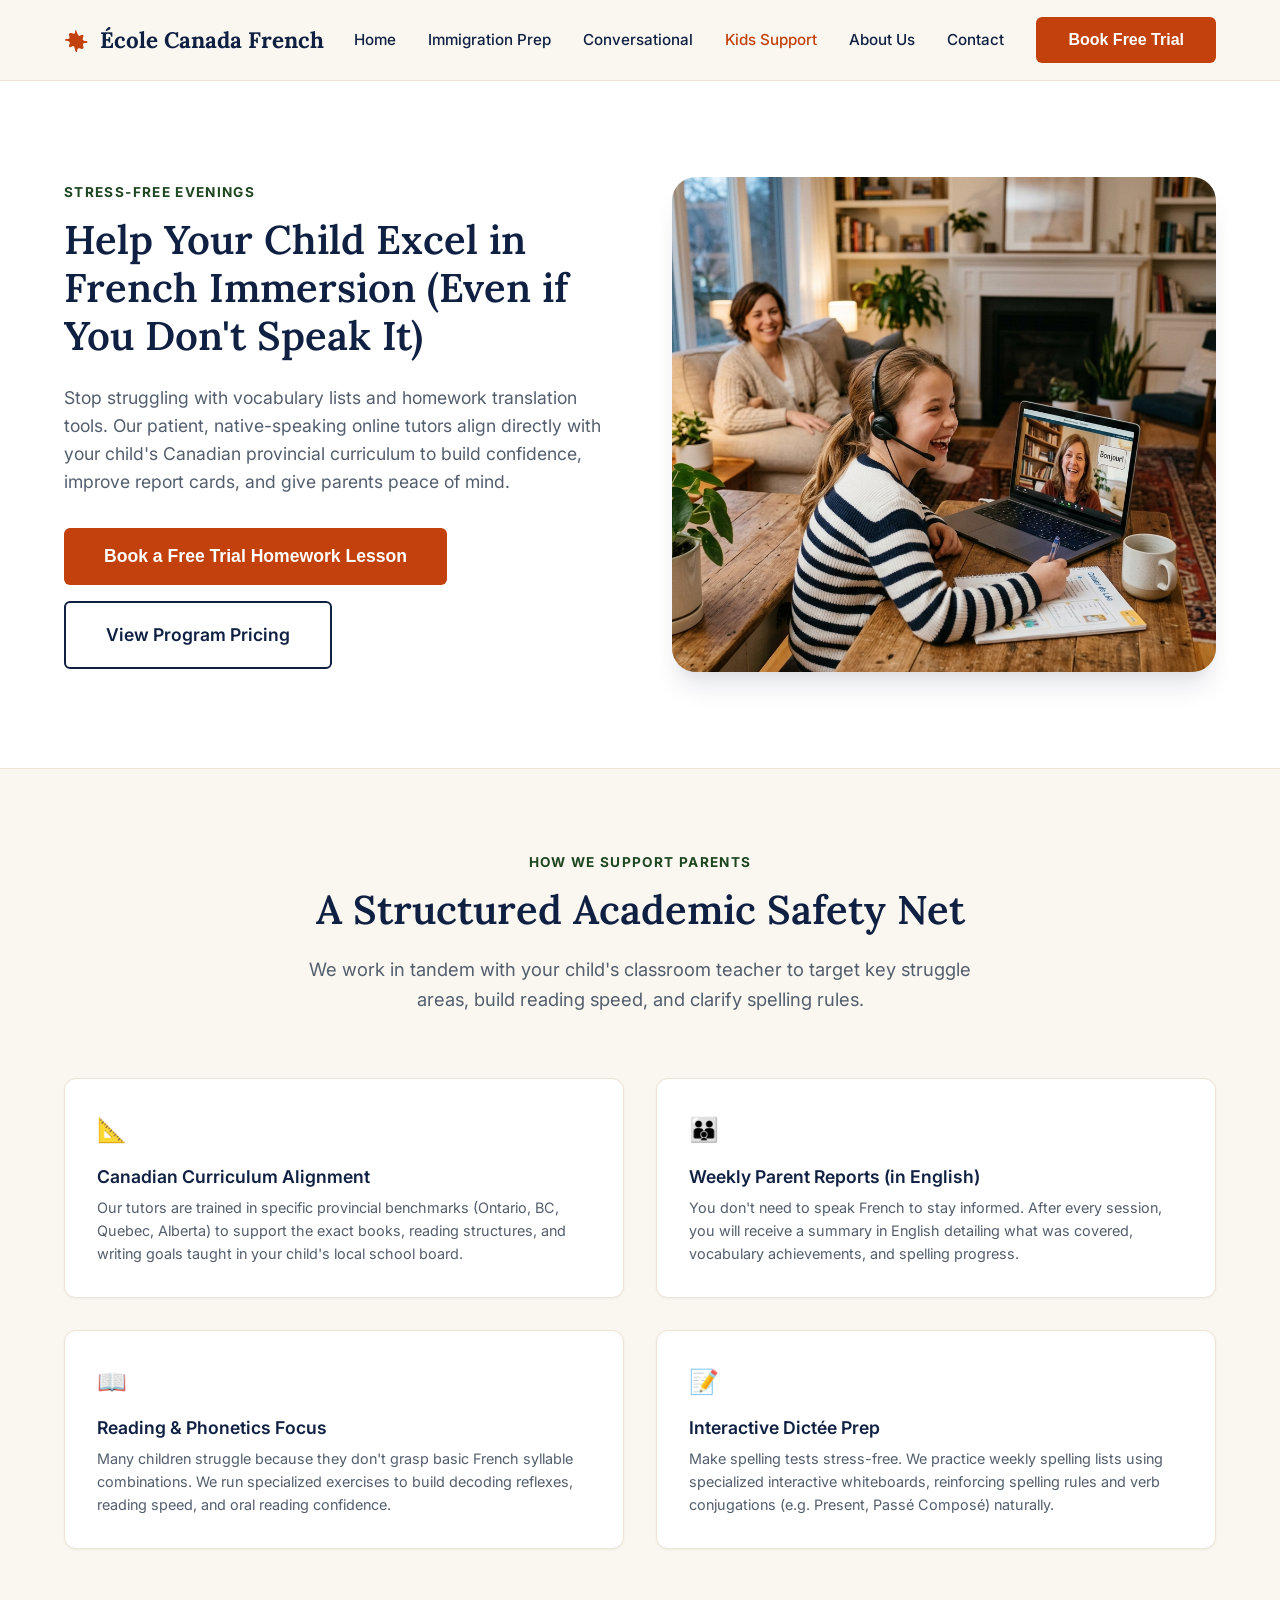
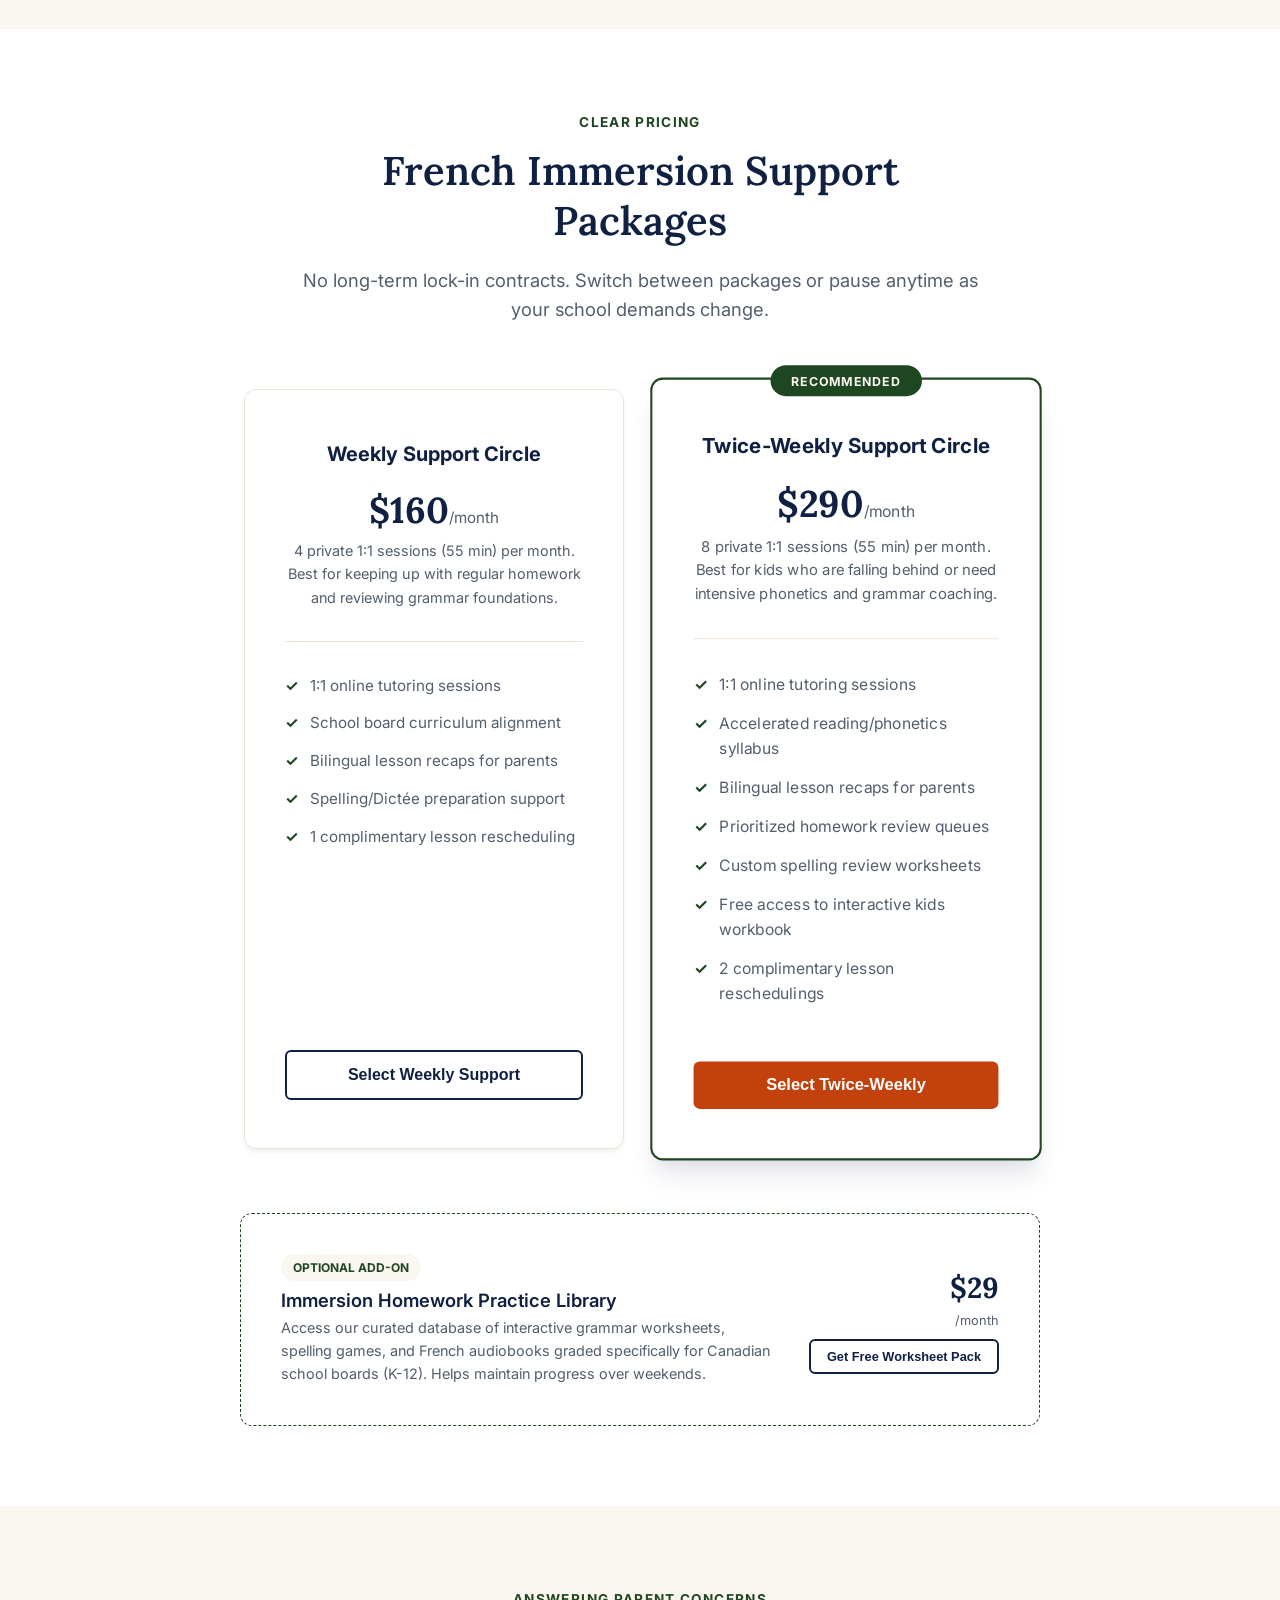
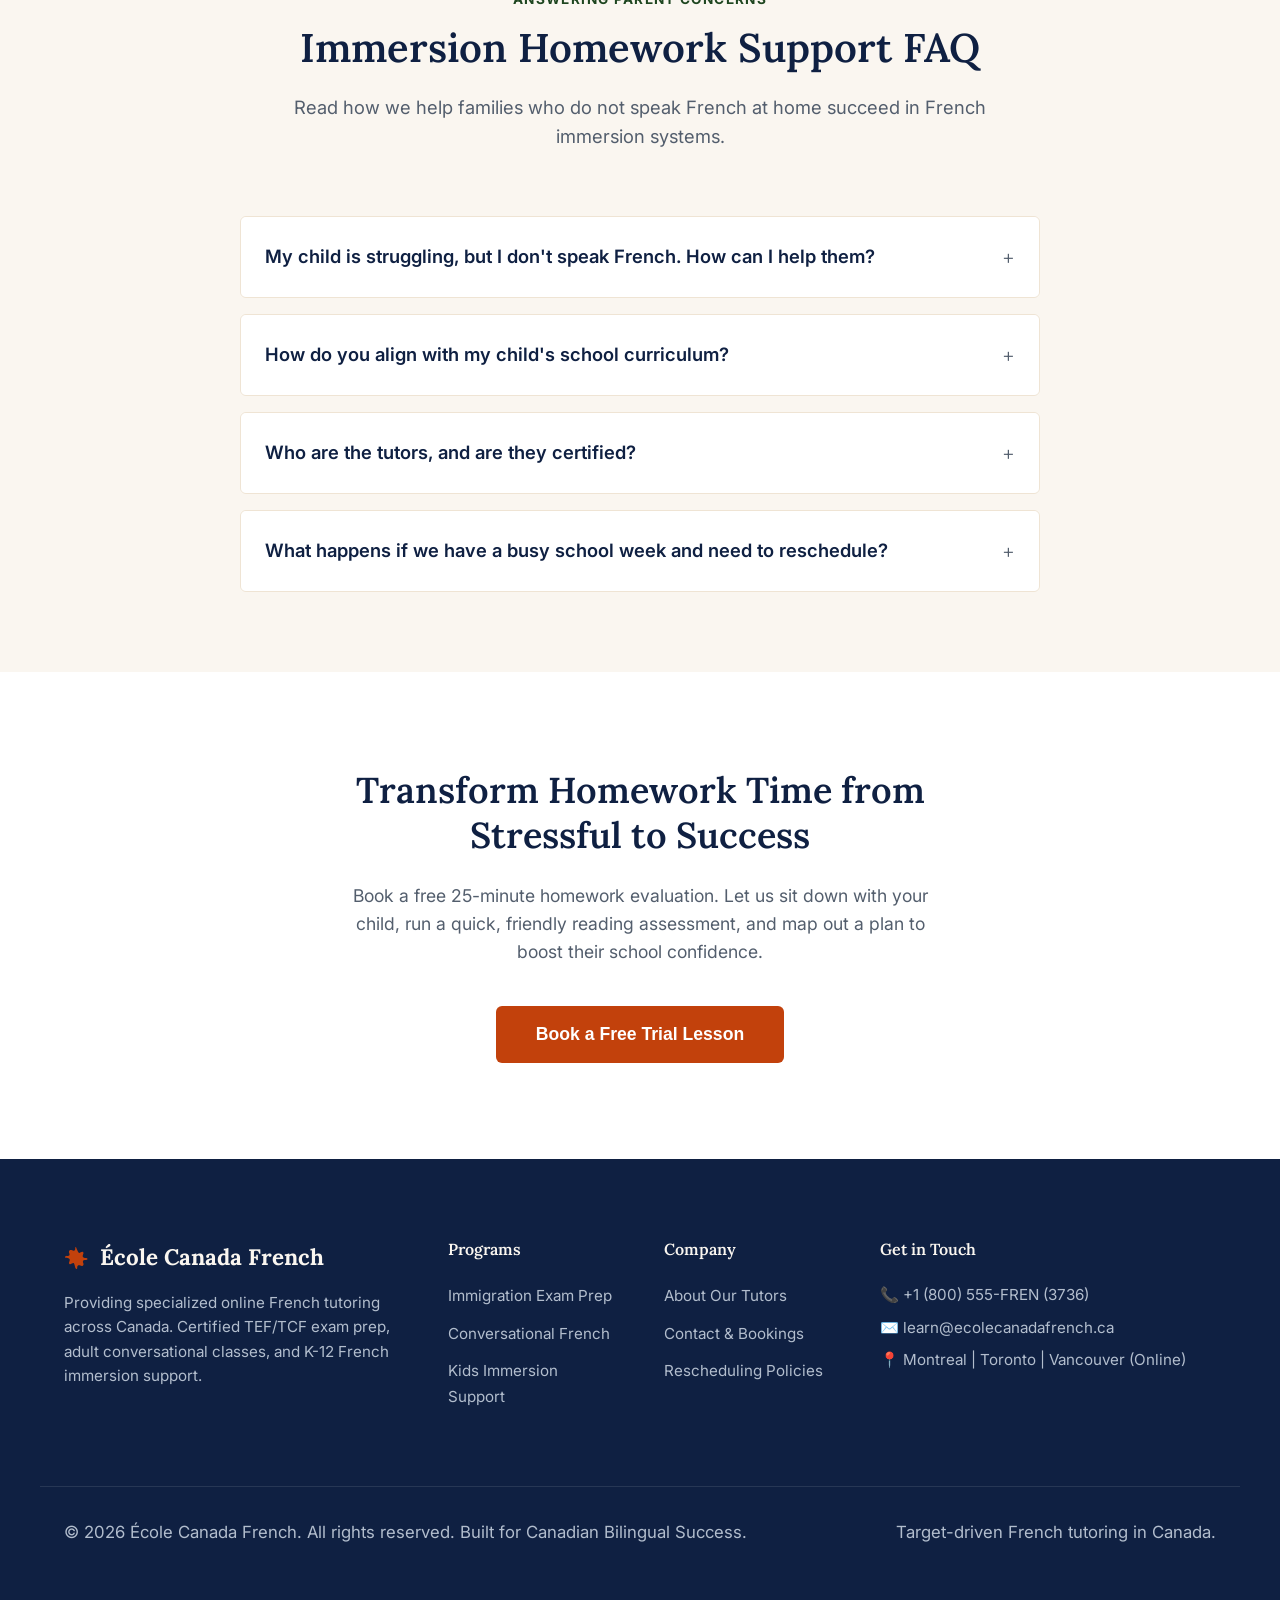
<file: kids-immersion.html>
<!DOCTYPE html>
<html lang="en">
<head>
  <meta charset="UTF-8">
  <meta name="viewport" content="width=device-width, initial-scale=1.0">
  <title>French Immersion Homework Help Canada | École Canada French</title>
  <meta name="description" content="Help your kid stay ahead in their French immersion school. Online French tutoring for K-12 kids. Curriculum-aligned support and structured updates for parents.">
  <link rel="stylesheet" href="styles.css">
</head>
<body>

  <!-- Global Header -->
  <header class="header">
    <div class="container nav-container">
      <a href="index.html" class="logo">
        <svg class="logo-leaf" viewBox="0 0 24 24">
          <path d="M12 2s1.5 4 2.5 5.5 3-1.5 4.5-.5-1 3.5 0 5 4.5.5 4.5 2-4 .5-4.5 2 1.5 3 0 4.5-3.5-1-5 0 0 3.5-1.5 3.5-1.5-4-2.5-5.5-3 1.5-4.5.5 1-3.5 0-5-4.5-.5-4.5-2 4-.5 4.5-2-1.5-3 0-4.5 3.5 1 5 0 0-3.5 1.5-3.5z"/>
        </svg>
        <span>École Canada French</span>
      </a>
      <button class="mobile-toggle" aria-label="Toggle Navigation">
        <span></span>
        <span></span>
        <span></span>
      </button>
      <nav>
        <ul class="nav-menu">
          <li><a href="index.html" class="nav-link">Home</a></li>
          <li><a href="immigration-prep.html" class="nav-link">Immigration Prep</a></li>
          <li><a href="conversational.html" class="nav-link">Conversational</a></li>
          <li><a href="kids-immersion.html" class="nav-link active">Kids Support</a></li>
          <li><a href="about.html" class="nav-link">About Us</a></li>
          <li><a href="contact.html" class="nav-link">Contact</a></li>
          <li><button class="btn btn-primary cta-booking-trigger">Book Free Trial</button></li>
        </ul>
      </nav>
    </div>
  </header>

  <main>
    <!-- Niche Hero Section -->
    <section class="niche-hero">
      <div class="container niche-grid-2">
        <div>
          <span class="section-tag">Stress-Free Evenings</span>
          <h1 style="font-size: 2.5rem; line-height: 1.2;">Help Your Child Excel in French Immersion (Even if You Don't Speak It)</h1>
          <p style="font-size: 1.1rem; margin-top: 1rem;">Stop struggling with vocabulary lists and homework translation tools. Our patient, native-speaking online tutors align directly with your child's Canadian provincial curriculum to build confidence, improve report cards, and give parents peace of mind.</p>
          <div class="hero-actions" style="margin-top: 2rem;">
            <button class="btn btn-primary btn-large cta-booking-trigger">Book a Free Trial Homework Lesson</button>
            <a href="#pricing" class="btn btn-secondary btn-large">View Program Pricing</a>
          </div>
        </div>
        <div class="hero-image-container" style="aspect-ratio: 1.1;">
          <img src="./kids-immersion.png" alt="Happy student laughing during online homework help session" class="hero-image">
        </div>
      </div>
    </section>

    <!-- Program Highlights / What's Included -->
    <section class="section-bg-warm">
      <div class="container">
        <div class="section-header">
          <span class="section-tag">How We Support Parents</span>
          <h2>A Structured Academic Safety Net</h2>
          <p>We work in tandem with your child's classroom teacher to target key struggle areas, build reading speed, and clarify spelling rules.</p>
        </div>
        
        <div class="niche-features">
          <div class="feature-item">
            <span class="feature-item-icon">📐</span>
            <h4>Canadian Curriculum Alignment</h4>
            <p>Our tutors are trained in specific provincial benchmarks (Ontario, BC, Quebec, Alberta) to support the exact books, reading structures, and writing goals taught in your child's local school board.</p>
          </div>
          <div class="feature-item">
            <span class="feature-item-icon">👪</span>
            <h4>Weekly Parent Reports (in English)</h4>
            <p>You don't need to speak French to stay informed. After every session, you will receive a summary in English detailing what was covered, vocabulary achievements, and spelling progress.</p>
          </div>
          <div class="feature-item">
            <span class="feature-item-icon">📖</span>
            <h4>Reading & Phonetics Focus</h4>
            <p>Many children struggle because they don't grasp basic French syllable combinations. We run specialized exercises to build decoding reflexes, reading speed, and oral reading confidence.</p>
          </div>
          <div class="feature-item">
            <span class="feature-item-icon">📝</span>
            <h4>Interactive Dictée Prep</h4>
            <p>Make spelling tests stress-free. We practice weekly spelling lists using specialized interactive whiteboards, reinforcing spelling rules and verb conjugations (e.g. Present, Passé Composé) naturally.</p>
          </div>
        </div>
      </div>
    </section>

    <!-- Pricing Section -->
    <section id="pricing" class="section-bg-white">
      <div class="container">
        <div class="section-header">
          <span class="section-tag">Clear Pricing</span>
          <h2>French Immersion Support Packages</h2>
          <p>No long-term lock-in contracts. Switch between packages or pause anytime as your school demands change.</p>
        </div>

        <div class="pricing-grid">
          <!-- Tier 1: Weekly -->
          <div class="pricing-card">
            <div class="pricing-header">
              <div class="pricing-name">Weekly Support Circle</div>
              <div class="pricing-price">$160<span>/month</span></div>
              <p class="pricing-description">4 private 1:1 sessions (55 min) per month. Best for keeping up with regular homework and reviewing grammar foundations.</p>
            </div>
            <ul class="pricing-features">
              <li>1:1 online tutoring sessions</li>
              <li>School board curriculum alignment</li>
              <li>Bilingual lesson recaps for parents</li>
              <li>Spelling/Dictée preparation support</li>
              <li>1 complimentary lesson rescheduling</li>
            </ul>
            <button class="btn btn-secondary btn-full cta-booking-trigger" style="margin-top: auto;">Select Weekly Support</button>
          </div>

          <!-- Tier 2: Twice-Weekly (Popular) -->
          <div class="pricing-card popular">
            <span class="pricing-badge">Recommended</span>
            <div class="pricing-header">
              <div class="pricing-name">Twice-Weekly Support Circle</div>
              <div class="pricing-price">$290<span>/month</span></div>
              <p class="pricing-description">8 private 1:1 sessions (55 min) per month. Best for kids who are falling behind or need intensive phonetics and grammar coaching.</p>
            </div>
            <ul class="pricing-features">
              <li>1:1 online tutoring sessions</li>
              <li>Accelerated reading/phonetics syllabus</li>
              <li>Bilingual lesson recaps for parents</li>
              <li>Prioritized homework review queues</li>
              <li>Custom spelling review worksheets</li>
              <li>Free access to interactive kids workbook</li>
              <li>2 complimentary lesson reschedulings</li>
            </ul>
            <button class="btn btn-primary btn-full cta-booking-trigger" style="margin-top: auto;">Select Twice-Weekly</button>
          </div>
        </div>

        <!-- Add-on Library -->
        <div class="pricing-add-on">
          <div class="add-on-content">
            <span class="add-on-tag">Optional Add-on</span>
            <h4>Immersion Homework Practice Library</h4>
            <p>Access our curated database of interactive grammar worksheets, spelling games, and French audiobooks graded specifically for Canadian school boards (K-12). Helps maintain progress over weekends.</p>
          </div>
          <div class="add-on-price">
            $29<span>/month</span>
            <button class="btn btn-secondary cta-lead-trigger" data-resource="Free French Immersion Worksheet Pack & Parent Cheat Sheet" style="padding: 0.5rem 1rem; font-size: 0.8rem; margin-top: 0.5rem; display: block; width: 100%;">Get Free Worksheet Pack</button>
          </div>
        </div>
      </div>
    </section>

    <!-- FAQ Accordion -->
    <section class="section-bg-warm">
      <div class="container">
        <div class="section-header">
          <span class="section-tag">Answering Parent Concerns</span>
          <h2>Immersion Homework Support FAQ</h2>
          <p>Read how we help families who do not speak French at home succeed in French immersion systems.</p>
        </div>

        <div class="faq-list">
          <div class="faq-item">
            <div class="faq-header">
              <h4>My child is struggling, but I don't speak French. How can I help them?</h4>
              <span class="faq-icon">+</span>
            </div>
            <div class="faq-body">
              <div class="faq-content">
                This is the most common concern for French immersion parents! You do not need to speak French. Our program is designed to take the pressure off you. We handle all instruction, homework translation, and grammar explanation. Tutors provide you with a weekly progress report written in English, detailing what your child accomplished and how you can support their motivation at home.
              </div>
            </div>
          </div>

          <div class="faq-item">
            <div class="faq-header">
              <h4>How do you align with my child's school curriculum?</h4>
              <span class="faq-icon">+</span>
            </div>
            <div class="faq-body">
              <div class="faq-content">
                During your free trial lesson, we ask you to share your child's current school worksheets, textbooks, or notes from their school teacher. Our tutors match the vocabulary and grammar themes (e.g. past tense verbs, sentence structure) to ensure we are reinforcing what they are actively learning in class, rather than introducing competing materials.
              </div>
            </div>
          </div>

          <div class="faq-item">
            <div class="faq-header">
              <h4>Who are the tutors, and are they certified?</h4>
              <span class="faq-icon">+</span>
            </div>
            <div class="faq-body">
              <div class="faq-content">
                All of our tutors are native French speakers who are fully certified language teachers or have extensive background in Canadian K-12 education. They are specifically vetted for their patience, clear articulation, and experience working with young children online.
              </div>
            </div>
          </div>

          <div class="faq-item">
            <div class="faq-header">
              <h4>What happens if we have a busy school week and need to reschedule?</h4>
              <span class="faq-icon">+</span>
            </div>
            <div class="faq-body">
              <div class="faq-content">
                We understand that kids have sports and family schedules! As long as you reschedule via the student portal at least 24 hours before your session, you can select any other open time slot within that month at no additional cost.
              </div>
            </div>
          </div>
        </div>
      </div>
    </section>

    <!-- Niche Call to Action -->
    <section class="section-bg-white" style="text-align: center; padding: 6rem 0;">
      <div class="container">
        <h2 style="font-size: 2.25rem; max-width: 700px; margin: 0 auto 1.5rem auto;">Transform Homework Time from Stressful to Success</h2>
        <p style="max-width: 600px; margin: 0 auto 2.5rem auto; font-size: 1.1rem;">Book a free 25-minute homework evaluation. Let us sit down with your child, run a quick, friendly reading assessment, and map out a plan to boost their school confidence.</p>
        <button class="btn btn-primary btn-large cta-booking-trigger">Book a Free Trial Lesson</button>
      </div>
    </section>
  </main>

  <!-- Global Footer -->
  <footer class="footer">
    <div class="container footer-grid">
      <div class="footer-brand">
        <a href="index.html" class="logo" style="color: var(--color-bg-warm);">
          <svg class="logo-leaf" viewBox="0 0 24 24" style="fill: var(--color-accent);">
            <path d="M12 2s1.5 4 2.5 5.5 3-1.5 4.5-.5-1 3.5 0 5 4.5.5 4.5 2-4 .5-4.5 2 1.5 3 0 4.5-3.5-1-5 0 0 3.5-1.5 3.5-1.5-4-2.5-5.5-3 1.5-4.5.5 1-3.5 0-5-4.5-.5-4.5-2 4-.5 4.5-2-1.5-3 0-4.5 3.5 1 5 0 0-3.5 1.5-3.5z"/>
          </svg>
          <span>École Canada French</span>
        </a>
        <p>Providing specialized online French tutoring across Canada. Certified TEF/TCF exam prep, adult conversational classes, and K-12 French immersion support.</p>
      </div>
      <div>
        <h4>Programs</h4>
        <ul class="footer-links" style="margin-top: 1.5rem;">
          <li><a href="immigration-prep.html">Immigration Exam Prep</a></li>
          <li><a href="conversational.html">Conversational French</a></li>
          <li><a href="kids-immersion.html">Kids Immersion Support</a></li>
        </ul>
      </div>
      <div>
        <h4>Company</h4>
        <ul class="footer-links" style="margin-top: 1.5rem;">
          <li><a href="about.html">About Our Tutors</a></li>
          <li><a href="contact.html">Contact & Bookings</a></li>
          <li><a href="contact.html#policies">Rescheduling Policies</a></li>
        </ul>
      </div>
      <div class="footer-contact">
        <h4>Get in Touch</h4>
        <div style="margin-top: 1.5rem;">
          <p>📞 +1 (800) 555-FREN (3736)</p>
          <p>✉️ learn@ecolecanadafrench.ca</p>
          <p>📍 Montreal | Toronto | Vancouver (Online)</p>
        </div>
      </div>
    </div>
    <div class="container footer-bottom">
      <p>&copy; 2026 École Canada French. All rights reserved. Built for Canadian Bilingual Success.</p>
      <p>Target-driven French tutoring in Canada.</p>
    </div>
  </footer>

  <!-- Booking Modal -->
  <div id="booking-modal" class="modal-overlay">
    <div class="modal-container">
      <button class="modal-close" aria-label="Close modal">&times;</button>
      <div class="modal-header">
        <h3>Book Your Free Trial & Assessment</h3>
        <p>Choose an available slot for your 25-minute consultation. No credit card required.</p>
      </div>
      <div class="modal-body">
        <div class="mock-calendar">
          <div class="calendar-header">
            <span class="calendar-month">October 2026</span>
            <span style="font-size: 0.8rem; color: var(--color-text-muted);">Timezone: EST (Toronto/Montreal)</span>
          </div>
          <div class="calendar-days">
            <span class="day-label">Su</span><span class="day-label">Mo</span><span class="day-label">Tu</span><span class="day-label">We</span><span class="day-label">Th</span><span class="day-label">Fr</span><span class="day-label">Sa</span>
          </div>
          <div class="calendar-grid">
            <span class="calendar-day empty"></span>
            <span class="calendar-day empty"></span>
            <span class="calendar-day empty"></span>
            <span class="calendar-day empty"></span>
            <span class="calendar-day available">1</span>
            <span class="calendar-day">2</span>
            <span class="calendar-day">3</span>
            <span class="calendar-day">4</span>
            <span class="calendar-day available">5</span>
            <span class="calendar-day">6</span>
            <span class="calendar-day available">7</span>
            <span class="calendar-day available">8</span>
            <span class="calendar-day">9</span>
            <span class="calendar-day">10</span>
            <span class="calendar-day">11</span>
            <span class="calendar-day available">12</span>
            <span class="calendar-day">13</span>
            <span class="calendar-day available">14</span>
            <span class="calendar-day available">15</span>
            <span class="calendar-day">16</span>
            <span class="calendar-day">17</span>
            <span class="calendar-day">18</span>
            <span class="calendar-day available">19</span>
            <span class="calendar-day">20</span>
            <span class="calendar-day available">21</span>
            <span class="calendar-day available">22</span>
            <span class="calendar-day">23</span>
            <span class="calendar-day">24</span>
            <span class="calendar-day">25</span>
            <span class="calendar-day available">26</span>
            <span class="calendar-day">27</span>
            <span class="calendar-day available">28</span>
            <span class="calendar-day available">29</span>
            <span class="calendar-day">30</span>
            <span class="calendar-day">31</span>
          </div>
          <div class="time-slots-container">
            <div class="time-slots-title">Available slots for <span class="selected-date-display">...</span>:</div>
            <div class="time-slots-grid">
              <!-- JS Populated -->
            </div>
          </div>
          <div class="booking-summary">
            <h4>Assessment Booking Details</h4>
            <p class="booking-details-text"></p>
            <button class="btn btn-primary btn-full" id="confirm-booking-btn">Confirm Assessment Call</button>
          </div>
        </div>
      </div>
    </div>
  </div>

  <!-- Lead Magnet Modal -->
  <div id="lead-modal" class="modal-overlay">
    <div class="modal-container" style="max-width: 500px;">
      <button class="modal-close" aria-label="Close modal">&times;</button>
      <div class="modal-header" style="text-align: center;">
        <h3>Download Your Free Pack</h3>
        <p>Get instant access to your <strong id="lead-title-display">Resource</strong> in one click.</p>
      </div>
      <div class="modal-body">
        <form id="modal-lead-form">
          <input type="hidden" id="lead-resource-name" name="resource" value="Free Study Guide">
          <div class="form-group">
            <label for="lead-modal-email">Email Address</label>
            <input type="email" id="lead-modal-email" class="form-control" placeholder="name@domain.ca" required>
          </div>
          <button type="submit" class="btn btn-primary btn-full" style="margin-top: 1rem;">Email Me the Free PDF</button>
        </form>
      </div>
    </div>
  </div>

  <script src="main.js"></script>
</body>
</html>
</file>
<file: styles.css>
@import url('https://fonts.googleapis.com/css2?family=Inter:wght@300;400;500;600;700&family=Lora:ital,wght@0,400;0,500;0,600;0,700;1,400&display=swap');

/* --- Reset & Base Styles --- */
*, *::before, *::after {
  box-sizing: border-box;
  margin: 0;
  padding: 0;
}

html {
  scroll-behavior: smooth;
  font-size: 16px;
}

body {
  font-family: var(--font-sans);
  background-color: var(--color-bg-warm);
  color: var(--color-text-dark);
  line-height: 1.6;
  -webkit-font-smoothing: antialiased;
  -moz-osx-font-smoothing: grayscale;
}

:root {
  --color-primary: #0F2042;      /* Deep Navy */
  --color-primary-light: #1A366C;
  --color-secondary: #1E4620;    /* Forest Green */
  --color-secondary-light: #2D6630;
  --color-accent: #C2410C;       /* Terracotta Accent */
  --color-accent-hover: #A03206;
  --color-bg-warm: #FAF6F0;      /* Warm Cream Background */
  --color-bg-white: #FFFFFF;
  --color-bg-card-hover: #F6F1E9;
  --color-text-dark: #1F2937;
  --color-text-muted: #535E6D;
  --color-text-white: #FFFFFF;
  --color-border: #E2E8F0;
  --color-border-warm: #EFE4D4;
  --font-serif: 'Lora', Georgia, serif;
  --font-sans: 'Inter', -apple-system, BlinkMacSystemFont, "Segoe UI", Roboto, sans-serif;
  --shadow-sm: 0 1px 3px rgba(0,0,0,0.05);
  --shadow-md: 0 4px 6px -1px rgba(0,0,0,0.05), 0 2px 4px -1px rgba(0,0,0,0.03);
  --shadow-lg: 0 10px 15px -3px rgba(15, 32, 66, 0.05), 0 4px 6px -2px rgba(15, 32, 66, 0.03);
  --shadow-xl: 0 20px 25px -5px rgba(15, 32, 66, 0.1), 0 10px 10px -5px rgba(15, 32, 66, 0.04);
  --transition-fast: 0.2s ease;
  --transition-normal: 0.3s cubic-bezier(0.4, 0, 0.2, 1);
  --border-radius-sm: 6px;
  --border-radius: 12px;
  --border-radius-lg: 24px;
}

/* --- Typography --- */
h1, h2, h3, h4 {
  font-family: var(--font-serif);
  color: var(--color-primary);
  font-weight: 600;
  line-height: 1.25;
}

h1 {
  font-size: 2.5rem;
  margin-bottom: 1.5rem;
}

@media (min-width: 768px) {
  h1 { font-size: 3.5rem; }
}

h2 {
  font-size: 2rem;
  margin-bottom: 1.25rem;
  position: relative;
}

@media (min-width: 768px) {
  h2 { font-size: 2.5rem; }
}

h3 {
  font-size: 1.5rem;
  margin-bottom: 1rem;
}

p {
  margin-bottom: 1.5rem;
  font-size: 1.05rem;
  color: var(--color-text-muted);
}

a {
  color: var(--color-primary);
  text-decoration: none;
  transition: var(--transition-fast);
}

a:hover {
  color: var(--color-accent);
}

/* --- Layout Elements --- */
.container {
  width: 100%;
  max-width: 1200px;
  margin: 0 auto;
  padding: 0 1.5rem;
}

section {
  padding: 5rem 0;
}

.section-bg-white {
  background-color: var(--color-bg-white);
}

.section-bg-warm {
  background-color: var(--color-bg-warm);
}

.section-header {
  text-align: center;
  max-width: 700px;
  margin: 0 auto 4rem auto;
}

.section-header p {
  font-size: 1.15rem;
}

.section-tag {
  text-transform: uppercase;
  font-weight: 700;
  letter-spacing: 0.1em;
  font-size: 0.85rem;
  color: var(--color-secondary);
  display: inline-block;
  margin-bottom: 0.75rem;
}

/* --- Navigation Header --- */
.header {
  background-color: rgba(250, 246, 240, 0.95);
  backdrop-filter: blur(10px);
  position: sticky;
  top: 0;
  z-index: 100;
  border-bottom: 1px solid var(--color-border-warm);
}

.nav-container {
  display: flex;
  justify-content: space-between;
  align-items: center;
  height: 80px;
}

.logo {
  display: flex;
  align-items: center;
  gap: 0.75rem;
  font-family: var(--font-serif);
  font-size: 1.4rem;
  font-weight: 700;
  color: var(--color-primary);
}

.logo-leaf {
  width: 24px;
  height: 24px;
  fill: var(--color-accent);
}

.nav-menu {
  display: flex;
  align-items: center;
  gap: 2rem;
  list-style: none;
}

.nav-link {
  font-weight: 500;
  font-size: 0.95rem;
  color: var(--color-primary);
}

.nav-link:hover, .nav-link.active {
  color: var(--color-accent);
}

/* Mobile Nav Toggle */
.mobile-toggle {
  display: none;
  background: none;
  border: none;
  cursor: pointer;
  padding: 0.5rem;
}

.mobile-toggle span {
  display: block;
  width: 25px;
  height: 2px;
  background-color: var(--color-primary);
  margin: 5px 0;
  transition: var(--transition-fast);
}

/* --- Footer --- */
.footer {
  background-color: var(--color-primary);
  color: var(--color-bg-warm);
  padding: 5rem 0 3rem 0;
}

.footer h3, .footer h4 {
  color: var(--color-bg-warm);
}

.footer p {
  color: #B2BDCD;
}

.footer-grid {
  display: grid;
  grid-template-columns: 2fr 1fr 1fr 2fr;
  gap: 3rem;
  margin-bottom: 4rem;
}

.footer-brand p {
  margin: 1rem 0 1.5rem 0;
  font-size: 0.95rem;
}

.footer-links {
  list-style: none;
}

.footer-links li {
  margin-bottom: 0.75rem;
}

.footer-links a {
  color: #B2BDCD;
  font-size: 0.95rem;
}

.footer-links a:hover {
  color: var(--color-bg-warm);
  text-decoration: underline;
}

.footer-contact p {
  font-size: 0.95rem;
  margin-bottom: 0.5rem;
}

.footer-bottom {
  border-top: 1px solid rgba(255,255,255,0.1);
  padding-top: 2rem;
  display: flex;
  justify-content: space-between;
  align-items: center;
  font-size: 0.85rem;
  color: #8C9BAE;
}

/* --- Buttons --- */
.btn {
  display: inline-flex;
  align-items: center;
  justify-content: center;
  padding: 0.875rem 2rem;
  font-weight: 600;
  border-radius: var(--border-radius-sm);
  transition: var(--transition-normal);
  cursor: pointer;
  font-size: 1rem;
  border: none;
  text-align: center;
}

.btn-primary {
  background-color: var(--color-accent);
  color: var(--color-bg-white);
}

.btn-primary:hover {
  background-color: var(--color-accent-hover);
  color: var(--color-bg-white);
  transform: translateY(-2px);
  box-shadow: 0 4px 12px rgba(194, 65, 12, 0.3);
}

.btn-secondary {
  background-color: transparent;
  color: var(--color-primary);
  border: 2px solid var(--color-primary);
}

.btn-secondary:hover {
  background-color: var(--color-primary);
  color: var(--color-bg-white);
  transform: translateY(-2px);
}

.btn-outline-white {
  background-color: transparent;
  color: var(--color-bg-warm);
  border: 2px solid var(--color-bg-warm);
}

.btn-outline-white:hover {
  background-color: var(--color-bg-warm);
  color: var(--color-primary);
  transform: translateY(-2px);
}

.btn-large {
  padding: 1.125rem 2.5rem;
  font-size: 1.1rem;
}

.btn-full {
  width: 100%;
}

/* --- Hero Components --- */
.hero {
  padding: 6rem 0;
  display: grid;
  grid-template-columns: 1.1fr 0.9fr;
  align-items: center;
  gap: 4rem;
}

.hero-content {
  max-width: 620px;
}

.hero-subtitle {
  font-size: 1.25rem;
  color: var(--color-text-muted);
  margin-bottom: 2rem;
}

.hero-actions {
  display: flex;
  gap: 1rem;
  flex-wrap: wrap;
}

.hero-image-container {
  position: relative;
  border-radius: var(--border-radius-lg);
  overflow: hidden;
  box-shadow: var(--shadow-xl);
  aspect-ratio: 4/3;
  background-color: var(--color-border-warm);
}

.hero-image {
  width: 100%;
  height: 100%;
  object-fit: cover;
  display: block;
}

.hero-badge {
  position: absolute;
  bottom: 1.5rem;
  left: 1.5rem;
  background-color: rgba(15, 32, 66, 0.95);
  backdrop-filter: blur(5px);
  color: var(--color-bg-warm);
  padding: 1rem 1.5rem;
  border-radius: var(--border-radius);
  box-shadow: var(--shadow-lg);
  max-width: 250px;
  display: flex;
  align-items: center;
  gap: 0.75rem;
}

.hero-badge-number {
  font-family: var(--font-serif);
  font-size: 2.2rem;
  font-weight: 700;
  color: var(--color-accent);
  line-height: 1;
}

.hero-badge-text {
  font-size: 0.8rem;
  line-height: 1.3;
  font-weight: 500;
}

/* --- Selector Cards --- */
.selector-grid {
  display: grid;
  grid-template-columns: repeat(3, 1fr);
  gap: 2rem;
  margin-top: -3rem; /* overlap into hero context optionally */
  position: relative;
  z-index: 10;
}

.selector-card {
  background-color: var(--color-bg-white);
  border-radius: var(--border-radius);
  padding: 3rem 2rem;
  box-shadow: var(--shadow-lg);
  border: 1px solid var(--color-border-warm);
  transition: var(--transition-normal);
  display: flex;
  flex-direction: column;
  height: 100%;
}

.selector-card:hover {
  transform: translateY(-8px);
  box-shadow: var(--shadow-xl);
  border-color: rgba(30, 70, 32, 0.2);
}

.selector-icon {
  background-color: var(--color-bg-warm);
  color: var(--color-secondary);
  width: 60px;
  height: 60px;
  border-radius: 50%;
  display: flex;
  align-items: center;
  justify-content: center;
  font-size: 1.5rem;
  margin-bottom: 1.5rem;
  transition: var(--transition-fast);
}

.selector-card:hover .selector-icon {
  background-color: var(--color-secondary);
  color: var(--color-bg-warm);
}

.selector-card h3 {
  font-size: 1.35rem;
  margin-bottom: 0.75rem;
}

.selector-card p {
  font-size: 0.95rem;
  flex-grow: 1;
  margin-bottom: 2rem;
}

.selector-link {
  font-weight: 600;
  display: inline-flex;
  align-items: center;
  gap: 0.5rem;
  color: var(--color-primary);
}

.selector-link::after {
  content: '→';
  transition: transform var(--transition-fast);
}

.selector-card:hover .selector-link {
  color: var(--color-accent);
}

.selector-card:hover .selector-link::after {
  transform: translateX(4px);
}

/* --- How it Works --- */
.steps-grid {
  display: grid;
  grid-template-columns: repeat(3, 1fr);
  gap: 3rem;
}

.step-card {
  position: relative;
}

.step-number {
  font-family: var(--font-serif);
  font-size: 3rem;
  font-weight: 700;
  color: rgba(30, 70, 32, 0.15);
  line-height: 1;
  margin-bottom: 1rem;
}

.step-card h3 {
  font-size: 1.25rem;
  margin-bottom: 0.75rem;
}

.step-card p {
  font-size: 0.95rem;
}

/* --- Social Proof & Testimonials --- */
.testimonials-container {
  max-width: 800px;
  margin: 0 auto;
  position: relative;
  overflow: hidden;
  padding: 1rem;
}

.testimonial-slide {
  background-color: var(--color-bg-white);
  border-radius: var(--border-radius);
  padding: 3rem;
  box-shadow: var(--shadow-md);
  border: 1px solid var(--color-border-warm);
  display: none;
  text-align: center;
  animation: fadeIn 0.5s ease;
}

.testimonial-slide.active {
  display: block;
}

.testimonial-quote {
  font-family: var(--font-serif);
  font-size: 1.35rem;
  color: var(--color-primary);
  font-style: italic;
  margin-bottom: 2rem;
  line-height: 1.6;
}

.testimonial-author {
  font-weight: 600;
  color: var(--color-text-dark);
  font-size: 1.05rem;
}

.testimonial-niche {
  font-size: 0.85rem;
  color: var(--color-secondary);
  text-transform: uppercase;
  font-weight: 700;
  letter-spacing: 0.05em;
  margin-top: 0.25rem;
}

.testimonial-dots {
  display: flex;
  justify-content: center;
  gap: 0.75rem;
  margin-top: 2rem;
}

.dot {
  width: 10px;
  height: 10px;
  border-radius: 50%;
  background-color: var(--color-border-warm);
  border: none;
  cursor: pointer;
  transition: var(--transition-fast);
}

.dot.active {
  background-color: var(--color-secondary);
  transform: scale(1.2);
}

/* Stats section overlay */
.stats-bar {
  background-color: var(--color-primary);
  color: var(--color-bg-warm);
  padding: 3rem 0;
  border-radius: var(--border-radius);
  margin-top: 4rem;
}

.stats-grid {
  display: grid;
  grid-template-columns: repeat(4, 1fr);
  text-align: center;
  gap: 2rem;
}

.stat-item h4 {
  font-family: var(--font-serif);
  font-size: 2.5rem;
  color: var(--color-bg-warm);
  font-weight: 700;
}

.stat-item p {
  color: #B2BDCD;
  margin-bottom: 0;
  font-size: 0.9rem;
}

/* --- Bio Section --- */
.bio-grid {
  display: grid;
  grid-template-columns: 1fr 1.2fr;
  gap: 4rem;
  align-items: center;
}

.bio-image {
  border-radius: var(--border-radius-lg);
  overflow: hidden;
  box-shadow: var(--shadow-lg);
  aspect-ratio: 4/5;
  background-color: var(--color-border-warm);
}

.bio-image img {
  width: 100%;
  height: 100%;
  object-fit: cover;
}

/* --- Lead Magnet Banner --- */
.lead-banner {
  background: linear-gradient(135deg, var(--color-primary) 0%, #17325F 100%);
  border-radius: var(--border-radius-lg);
  padding: 4rem;
  color: var(--color-bg-warm);
  position: relative;
  overflow: hidden;
  box-shadow: var(--shadow-xl);
}

.lead-banner::before {
  content: '';
  position: absolute;
  top: -100px;
  right: -100px;
  width: 300px;
  height: 300px;
  background-color: rgba(255,255,255,0.03);
  border-radius: 50%;
}

.lead-banner-grid {
  display: grid;
  grid-template-columns: 1.2fr 0.8fr;
  gap: 4rem;
  align-items: center;
  position: relative;
  z-index: 2;
}

.lead-banner h3 {
  color: var(--color-bg-warm);
  font-size: 2rem;
  margin-bottom: 1rem;
}

.lead-banner p {
  color: #B2BDCD;
  margin-bottom: 0;
}

.lead-form {
  background-color: rgba(255, 255, 255, 0.05);
  border: 1px solid rgba(255, 255, 255, 0.1);
  padding: 2.5rem;
  border-radius: var(--border-radius);
  backdrop-filter: blur(10px);
}

.form-group {
  margin-bottom: 1.25rem;
  display: flex;
  flex-direction: column;
  gap: 0.5rem;
}

.form-group label {
  font-size: 0.85rem;
  font-weight: 600;
  text-transform: uppercase;
  letter-spacing: 0.05em;
  color: #B2BDCD;
}

.form-control {
  padding: 0.875rem 1rem;
  border-radius: var(--border-radius-sm);
  border: 1px solid var(--color-border);
  background-color: var(--color-bg-white);
  font-family: var(--font-sans);
  font-size: 1rem;
  transition: var(--transition-fast);
}

.form-control:focus {
  outline: none;
  border-color: var(--color-accent);
  box-shadow: 0 0 0 3px rgba(194, 65, 12, 0.15);
}

.lead-form .form-control {
  background-color: rgba(255, 255, 255, 0.1);
  border-color: rgba(255, 255, 255, 0.2);
  color: var(--color-bg-warm);
}

.lead-form .form-control::placeholder {
  color: rgba(255, 255, 255, 0.5);
}

.lead-form .form-control:focus {
  background-color: rgba(255, 255, 255, 0.15);
  border-color: var(--color-accent);
}

/* --- Accordion FAQ --- */
.faq-list {
  max-width: 800px;
  margin: 0 auto;
  display: flex;
  flex-direction: column;
  gap: 1rem;
}

.faq-item {
  background-color: var(--color-bg-white);
  border: 1px solid var(--color-border-warm);
  border-radius: var(--border-radius-sm);
  overflow: hidden;
  transition: var(--transition-fast);
}

.faq-header {
  padding: 1.5rem;
  display: flex;
  justify-content: space-between;
  align-items: center;
  cursor: pointer;
  user-select: none;
  background-color: var(--color-bg-white);
}

.faq-header h4 {
  margin-bottom: 0;
  font-size: 1.15rem;
  font-family: var(--font-sans);
  font-weight: 600;
  color: var(--color-primary);
}

.faq-icon {
  font-size: 1.25rem;
  font-weight: 300;
  transition: transform var(--transition-normal);
  color: var(--color-text-muted);
}

.faq-body {
  max-height: 0;
  overflow: hidden;
  transition: max-height var(--transition-normal) cubic-bezier(0, 1, 0, 1);
}

.faq-content {
  padding: 0 1.5rem 1.5rem 1.5rem;
  font-size: 0.975rem;
  color: var(--color-text-muted);
}

.faq-item.active {
  border-color: rgba(30, 70, 32, 0.2);
  box-shadow: var(--shadow-md);
}

.faq-item.active .faq-icon {
  transform: rotate(45deg);
  color: var(--color-accent);
}

.faq-item.active .faq-body {
  max-height: 1000px; /* high value to allow expansion */
  transition: max-height var(--transition-normal) cubic-bezier(0.5, 0, 1, 0);
}

/* --- Niche Landing Page Layouts --- */
.niche-hero {
  background-color: var(--color-bg-white);
  border-bottom: 1px solid var(--color-border-warm);
  padding: 6rem 0;
}

.niche-grid-2 {
  display: grid;
  grid-template-columns: repeat(2, 1fr);
  gap: 4rem;
  align-items: center;
}

.niche-features {
  display: grid;
  grid-template-columns: repeat(2, 1fr);
  gap: 2rem;
}

.feature-item {
  background-color: var(--color-bg-white);
  padding: 2rem;
  border-radius: var(--border-radius);
  border: 1px solid var(--color-border-warm);
  box-shadow: var(--shadow-sm);
}

.feature-item-icon {
  color: var(--color-secondary);
  font-size: 1.5rem;
  margin-bottom: 1rem;
  display: inline-block;
}

.feature-item h4 {
  font-family: var(--font-sans);
  font-weight: 600;
  font-size: 1.1rem;
  margin-bottom: 0.5rem;
}

.feature-item p {
  font-size: 0.9rem;
  margin-bottom: 0;
}

/* --- Pricing Cards --- */
.pricing-grid {
  display: flex;
  justify-content: center;
  gap: 2rem;
  flex-wrap: wrap;
  margin-top: 2rem;
}

.pricing-card {
  background-color: var(--color-bg-white);
  border-radius: var(--border-radius);
  padding: 3rem 2.5rem;
  border: 1px solid var(--color-border-warm);
  box-shadow: var(--shadow-md);
  width: 100%;
  max-width: 380px;
  display: flex;
  flex-direction: column;
  position: relative;
  transition: var(--transition-normal);
}

.pricing-card.popular {
  border: 2px solid var(--color-secondary);
  transform: scale(1.03);
  box-shadow: var(--shadow-xl);
}

.pricing-badge {
  position: absolute;
  top: -14px;
  left: 50%;
  transform: translateX(-50%);
  background-color: var(--color-secondary);
  color: var(--color-bg-warm);
  padding: 0.35rem 1.25rem;
  font-size: 0.75rem;
  font-weight: 700;
  text-transform: uppercase;
  letter-spacing: 0.08em;
  border-radius: 50px;
}

.pricing-card:hover {
  transform: translateY(-8px);
  box-shadow: var(--shadow-xl);
}

.pricing-card.popular:hover {
  transform: translateY(-8px) scale(1.03);
}

.pricing-header {
  text-align: center;
  margin-bottom: 2rem;
  border-bottom: 1px solid var(--color-border-warm);
  padding-bottom: 2rem;
}

.pricing-name {
  font-family: var(--font-sans);
  font-weight: 700;
  font-size: 1.25rem;
  color: var(--color-primary);
  margin-bottom: 0.75rem;
}

.pricing-price {
  font-family: var(--font-serif);
  font-size: 2.25rem;
  font-weight: 700;
  color: var(--color-primary);
}

.pricing-price span {
  font-size: 0.95rem;
  color: var(--color-text-muted);
  font-family: var(--font-sans);
  font-weight: 400;
}

.pricing-description {
  font-size: 0.9rem;
  margin-bottom: 0;
  min-height: 48px;
}

.pricing-features {
  list-style: none;
  margin-bottom: 2.5rem;
  flex-grow: 1;
}

.pricing-features li {
  font-size: 0.95rem;
  margin-bottom: 0.85rem;
  display: flex;
  align-items: flex-start;
  gap: 0.75rem;
  color: var(--color-text-muted);
}

.pricing-features li::before {
  content: '✓';
  color: var(--color-secondary);
  font-weight: bold;
}

/* Add-ons card */
.pricing-add-on {
  margin-top: 4rem;
  background-color: var(--color-bg-white);
  border: 1px dashed var(--color-secondary);
  border-radius: var(--border-radius);
  padding: 2.5rem;
  max-width: 800px;
  margin-left: auto;
  margin-right: auto;
  display: flex;
  align-items: center;
  justify-content: space-between;
  gap: 2rem;
}

.add-on-content {
  flex-grow: 1;
}

.add-on-tag {
  background-color: var(--color-bg-warm);
  color: var(--color-secondary);
  padding: 0.25rem 0.75rem;
  font-size: 0.75rem;
  font-weight: 700;
  border-radius: 50px;
  text-transform: uppercase;
  margin-bottom: 0.5rem;
  display: inline-block;
}

.add-on-content h4 {
  font-family: var(--font-sans);
  font-weight: 600;
  font-size: 1.15rem;
  margin-bottom: 0.25rem;
}

.add-on-content p {
  margin-bottom: 0;
  font-size: 0.9rem;
}

.add-on-price {
  font-family: var(--font-serif);
  font-size: 1.8rem;
  font-weight: 700;
  color: var(--color-primary);
  text-align: right;
  white-space: nowrap;
}

.add-on-price span {
  display: block;
  font-size: 0.8rem;
  font-family: var(--font-sans);
  color: var(--color-text-muted);
  font-weight: 400;
}

/* --- About Page Details --- */
.about-hero {
  text-align: center;
  padding: 8rem 0 5rem 0;
  background-color: var(--color-primary);
  color: var(--color-bg-warm);
}

.about-hero h1 {
  color: var(--color-bg-warm);
}

.about-hero p {
  color: #B2BDCD;
  max-width: 600px;
  margin-left: auto;
  margin-right: auto;
}

.about-story {
  display: grid;
  grid-template-columns: 1fr 1fr;
  gap: 5rem;
  align-items: center;
}

.about-philosophy-grid {
  display: grid;
  grid-template-columns: repeat(3, 1fr);
  gap: 2.5rem;
  margin-top: 3rem;
}

.philosophy-card {
  background-color: var(--color-bg-white);
  padding: 2.5rem;
  border-radius: var(--border-radius);
  border: 1px solid var(--color-border-warm);
  box-shadow: var(--shadow-sm);
}

.philosophy-card h3 {
  font-family: var(--font-sans);
  font-weight: 600;
  font-size: 1.25rem;
  margin-bottom: 0.75rem;
}

.seo-block {
  background-color: var(--color-bg-white);
  border-radius: var(--border-radius-lg);
  padding: 4rem;
  border: 1px solid var(--color-border-warm);
}

.seo-block-grid {
  display: grid;
  grid-template-columns: repeat(3, 1fr);
  gap: 2.5rem;
  margin-top: 3rem;
}

/* --- Contact & Booking Page Details --- */
.contact-grid {
  display: grid;
  grid-template-columns: 1.1fr 0.9fr;
  gap: 5rem;
}

.calendar-container {
  background-color: var(--color-bg-white);
  border-radius: var(--border-radius-lg);
  border: 1px solid var(--color-border-warm);
  box-shadow: var(--shadow-lg);
  padding: 2rem;
  overflow: hidden;
}

.mock-calendar {
  border: 1px solid var(--color-border);
  border-radius: var(--border-radius);
}

.calendar-header {
  background-color: var(--color-bg-warm);
  padding: 1.5rem;
  border-bottom: 1px solid var(--color-border);
  display: flex;
  justify-content: space-between;
  align-items: center;
}

.calendar-header h3 {
  font-family: var(--font-sans);
  font-size: 1.15rem;
  font-weight: 600;
  margin-bottom: 0;
}

.calendar-month {
  font-weight: 600;
}

.calendar-days {
  display: grid;
  grid-template-columns: repeat(7, 1fr);
  text-align: center;
  padding: 1rem;
  border-bottom: 1px solid var(--color-border);
  background-color: var(--color-bg-white);
}

.day-label {
  font-size: 0.75rem;
  font-weight: 600;
  color: var(--color-text-muted);
}

.calendar-grid {
  display: grid;
  grid-template-columns: repeat(7, 1fr);
  gap: 6px;
  padding: 1rem;
  background-color: var(--color-bg-white);
}

.calendar-day {
  aspect-ratio: 1;
  display: flex;
  align-items: center;
  justify-content: center;
  border-radius: 50%;
  font-size: 0.9rem;
  font-weight: 500;
  cursor: pointer;
  transition: var(--transition-fast);
  color: var(--color-text-dark);
}

.calendar-day.empty {
  cursor: default;
}

.calendar-day.available {
  background-color: rgba(30, 70, 32, 0.08);
  color: var(--color-secondary);
  font-weight: 600;
}

.calendar-day.available:hover {
  background-color: var(--color-secondary);
  color: var(--color-bg-warm);
}

.calendar-day.selected {
  background-color: var(--color-accent);
  color: var(--color-bg-white);
  font-weight: 600;
}

.time-slots-container {
  padding: 1.5rem;
  border-top: 1px solid var(--color-border);
  background-color: var(--color-bg-warm);
  display: none;
}

.time-slots-container.active {
  display: block;
}

.time-slots-title {
  font-size: 0.9rem;
  font-weight: 600;
  margin-bottom: 1rem;
}

.time-slots-grid {
  display: grid;
  grid-template-columns: repeat(3, 1fr);
  gap: 0.75rem;
}

.time-slot {
  background-color: var(--color-bg-white);
  border: 1px solid var(--color-border);
  padding: 0.75rem;
  border-radius: var(--border-radius-sm);
  text-align: center;
  font-size: 0.85rem;
  font-weight: 600;
  cursor: pointer;
  transition: var(--transition-fast);
}

.time-slot:hover {
  border-color: var(--color-accent);
  color: var(--color-accent);
  background-color: rgba(194, 65, 12, 0.02);
}

.time-slot.selected {
  background-color: var(--color-accent);
  color: var(--color-bg-white);
  border-color: var(--color-accent);
}

.booking-summary {
  display: none;
  background-color: var(--color-secondary);
  color: var(--color-bg-warm);
  padding: 1.5rem;
  border-radius: var(--border-radius);
  margin-top: 1.5rem;
}

.booking-summary.active {
  display: block;
  animation: fadeIn 0.3s ease;
}

.booking-summary h4 {
  color: var(--color-bg-warm);
  margin-bottom: 0.5rem;
}

.booking-summary p {
  color: rgba(255,255,255,0.8);
  font-size: 0.9rem;
  margin-bottom: 1rem;
}

/* Contact information block */
.contact-info-list {
  list-style: none;
  margin-bottom: 2.5rem;
}

.contact-info-list li {
  display: flex;
  align-items: flex-start;
  gap: 1rem;
  margin-bottom: 1.5rem;
}

.contact-info-icon {
  color: var(--color-secondary);
  font-size: 1.25rem;
  margin-top: 0.2rem;
}

.contact-info-text h4 {
  font-family: var(--font-sans);
  font-weight: 600;
  font-size: 1rem;
  margin-bottom: 0.15rem;
}

.contact-info-text p {
  font-size: 0.9rem;
  margin-bottom: 0;
}

/* --- Modals --- */
.modal-overlay {
  position: fixed;
  top: 0;
  left: 0;
  width: 100%;
  height: 100%;
  background-color: rgba(15, 32, 66, 0.6);
  backdrop-filter: blur(5px);
  z-index: 1000;
  display: flex;
  align-items: center;
  justify-content: center;
  opacity: 0;
  visibility: hidden;
  transition: opacity 0.3s ease, visibility 0.3s ease;
}

.modal-overlay.active {
  opacity: 1;
  visibility: visible;
}

.modal-container {
  background-color: var(--color-bg-warm);
  border-radius: var(--border-radius-lg);
  box-shadow: var(--shadow-xl);
  border: 1px solid var(--color-border-warm);
  max-width: 600px;
  width: 90%;
  overflow: hidden;
  position: relative;
  transform: scale(0.9);
  transition: transform 0.3s cubic-bezier(0.34, 1.56, 0.64, 1);
}

.modal-overlay.active .modal-container {
  transform: scale(1);
}

.modal-close {
  position: absolute;
  top: 1.25rem;
  right: 1.25rem;
  background: none;
  border: none;
  font-size: 1.5rem;
  cursor: pointer;
  color: var(--color-text-muted);
  transition: var(--transition-fast);
  z-index: 10;
}

.modal-close:hover {
  color: var(--color-accent);
}

.modal-header {
  padding: 2.5rem 2.5rem 1rem 2.5rem;
}

.modal-header h3 {
  font-size: 1.6rem;
  margin-bottom: 0.5rem;
}

.modal-header p {
  margin-bottom: 0;
  font-size: 0.95rem;
}

.modal-body {
  padding: 1rem 2.5rem 2.5rem 2.5rem;
}

/* Lead magnet confirmation popup */
.toast {
  position: fixed;
  bottom: 2rem;
  right: 2rem;
  background-color: var(--color-secondary);
  color: var(--color-bg-warm);
  padding: 1rem 2rem;
  border-radius: var(--border-radius);
  box-shadow: var(--shadow-lg);
  z-index: 1001;
  display: flex;
  align-items: center;
  gap: 1rem;
  transform: translateY(100px);
  opacity: 0;
  transition: transform 0.4s cubic-bezier(0.175, 0.885, 0.32, 1.275), opacity 0.4s ease;
}

.toast.active {
  transform: translateY(0);
  opacity: 1;
}

.toast-icon {
  font-size: 1.25rem;
  font-weight: bold;
}

/* --- Animations --- */
@keyframes fadeIn {
  from { opacity: 0; transform: translateY(10px); }
  to { opacity: 1; transform: translateY(0); }
}

/* --- Responsive Adjustments --- */
@media (max-width: 992px) {
  .hero {
    grid-template-columns: 1fr;
    gap: 3rem;
    padding: 4rem 0;
    text-align: center;
  }
  .hero-content {
    max-width: 100%;
  }
  .hero-actions {
    justify-content: center;
  }
  .hero-image-container {
    max-width: 550px;
    margin: 0 auto;
  }
  .selector-grid {
    grid-template-columns: 1fr;
    gap: 1.5rem;
    margin-top: 1rem;
  }
  .steps-grid {
    grid-template-columns: 1fr;
    gap: 2.5rem;
  }
  .footer-grid {
    grid-template-columns: 1fr 1fr;
    gap: 2.5rem;
  }
  .bio-grid {
    grid-template-columns: 1fr;
    gap: 3rem;
    text-align: center;
  }
  .bio-image {
    max-width: 320px;
    margin: 0 auto;
  }
  .lead-banner-grid {
    grid-template-columns: 1fr;
    gap: 2.5rem;
  }
  .niche-grid-2 {
    grid-template-columns: 1fr;
    gap: 3rem;
    text-align: center;
  }
  .niche-features {
    grid-template-columns: 1fr;
    gap: 1.5rem;
  }
  .about-story {
    grid-template-columns: 1fr;
    gap: 3rem;
  }
  .about-philosophy-grid {
    grid-template-columns: 1fr;
    gap: 1.5rem;
  }
  .seo-block-grid {
    grid-template-columns: 1fr;
    gap: 1.5rem;
  }
  .contact-grid {
    grid-template-columns: 1fr;
    gap: 3rem;
  }
}

@media (max-width: 768px) {
  .nav-menu {
    position: fixed;
    top: 80px;
    left: 0;
    width: 100%;
    background-color: var(--color-bg-warm);
    border-bottom: 1px solid var(--color-border-warm);
    flex-direction: column;
    padding: 2rem 0;
    gap: 1.5rem;
    box-shadow: var(--shadow-lg);
    opacity: 0;
    visibility: hidden;
    transform: translateY(-20px);
    transition: opacity 0.3s ease, transform 0.3s ease, visibility 0.3s ease;
  }
  .nav-menu.active {
    opacity: 1;
    visibility: visible;
    transform: translateY(0);
  }
  .mobile-toggle {
    display: block;
  }
  .mobile-toggle.active span:nth-child(1) {
    transform: rotate(45deg) translate(5px, 5px);
  }
  .mobile-toggle.active span:nth-child(2) {
    opacity: 0;
  }
  .mobile-toggle.active span:nth-child(3) {
    transform: rotate(-45deg) translate(5px, -5px);
  }
  .stats-grid {
    grid-template-columns: 1fr 1fr;
    gap: 2rem;
  }
  .pricing-add-on {
    flex-direction: column;
    text-align: center;
  }
  .add-on-price {
    text-align: center;
  }
  .lead-banner {
    padding: 2.5rem 1.5rem;
  }
  .footer-grid {
    grid-template-columns: 1fr;
    gap: 2rem;
  }
  .footer-bottom {
    flex-direction: column;
    gap: 1rem;
    text-align: center;
  }
}
</file>
